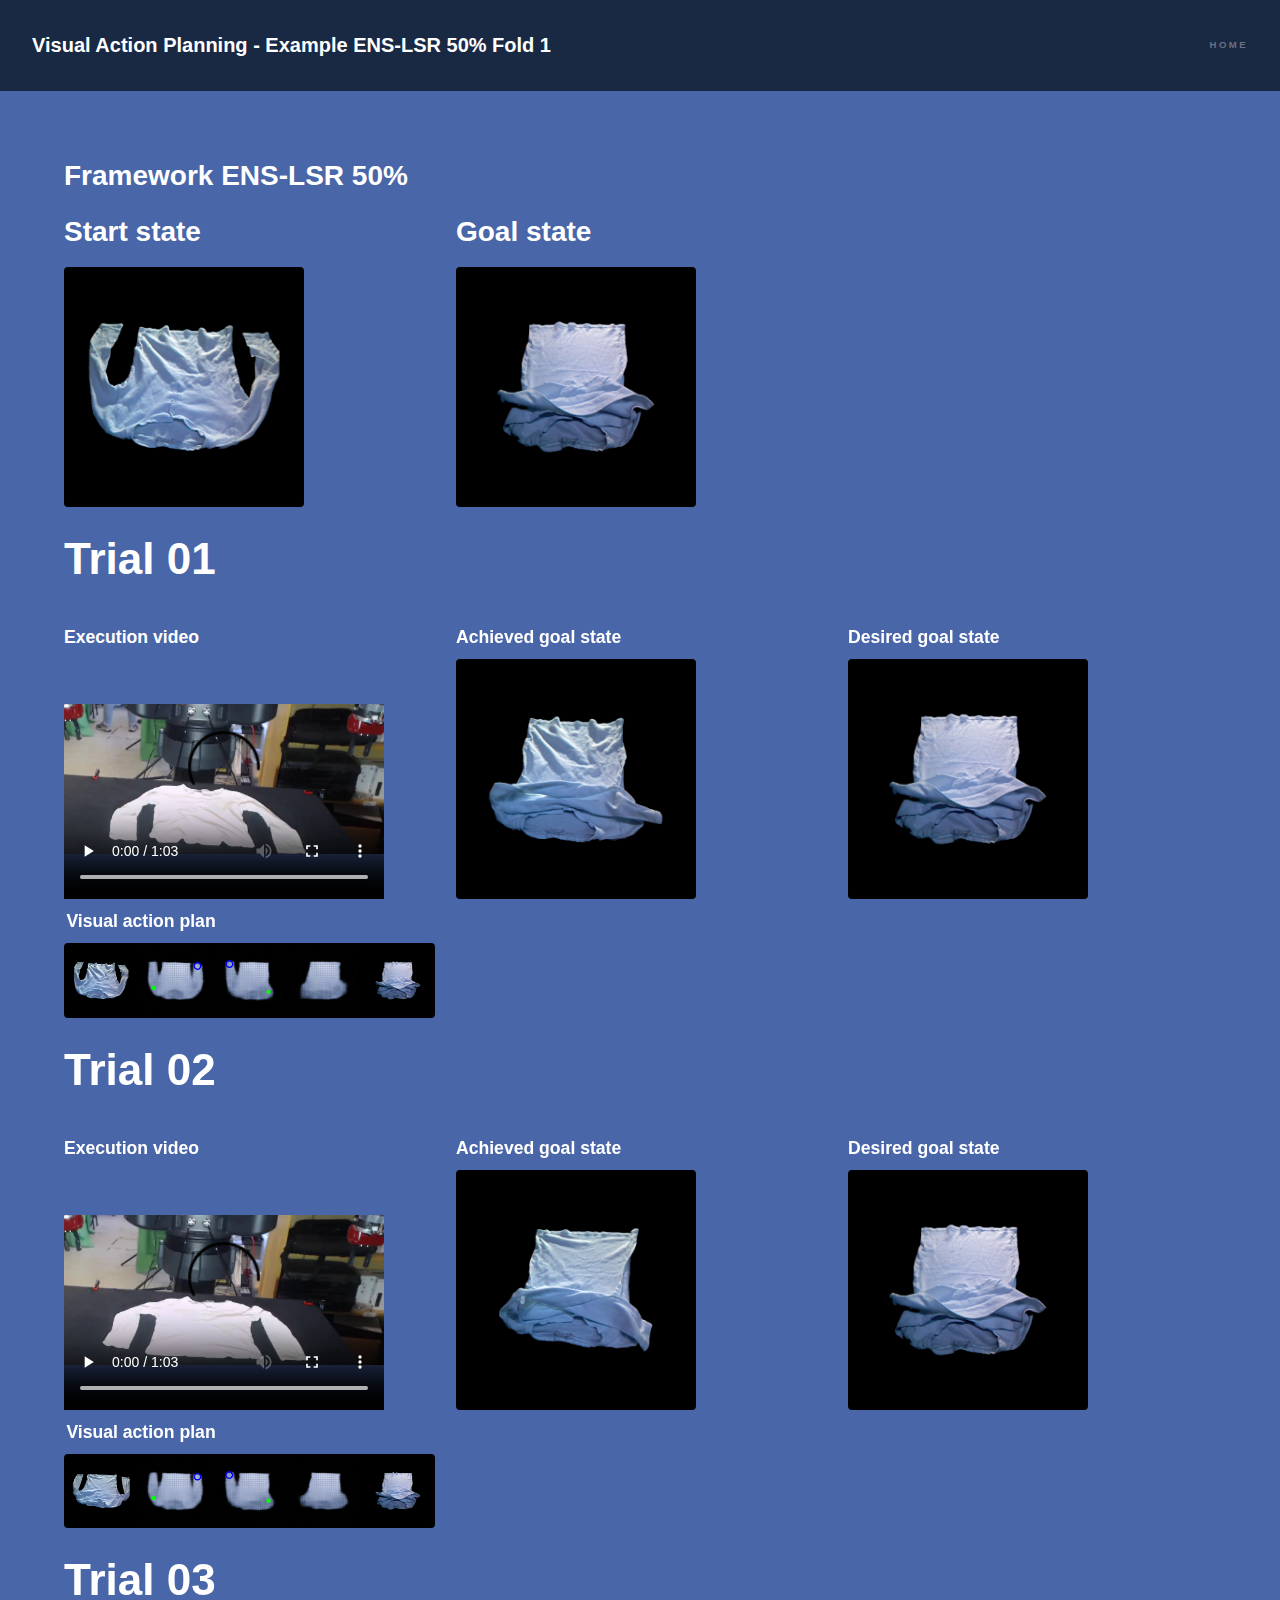
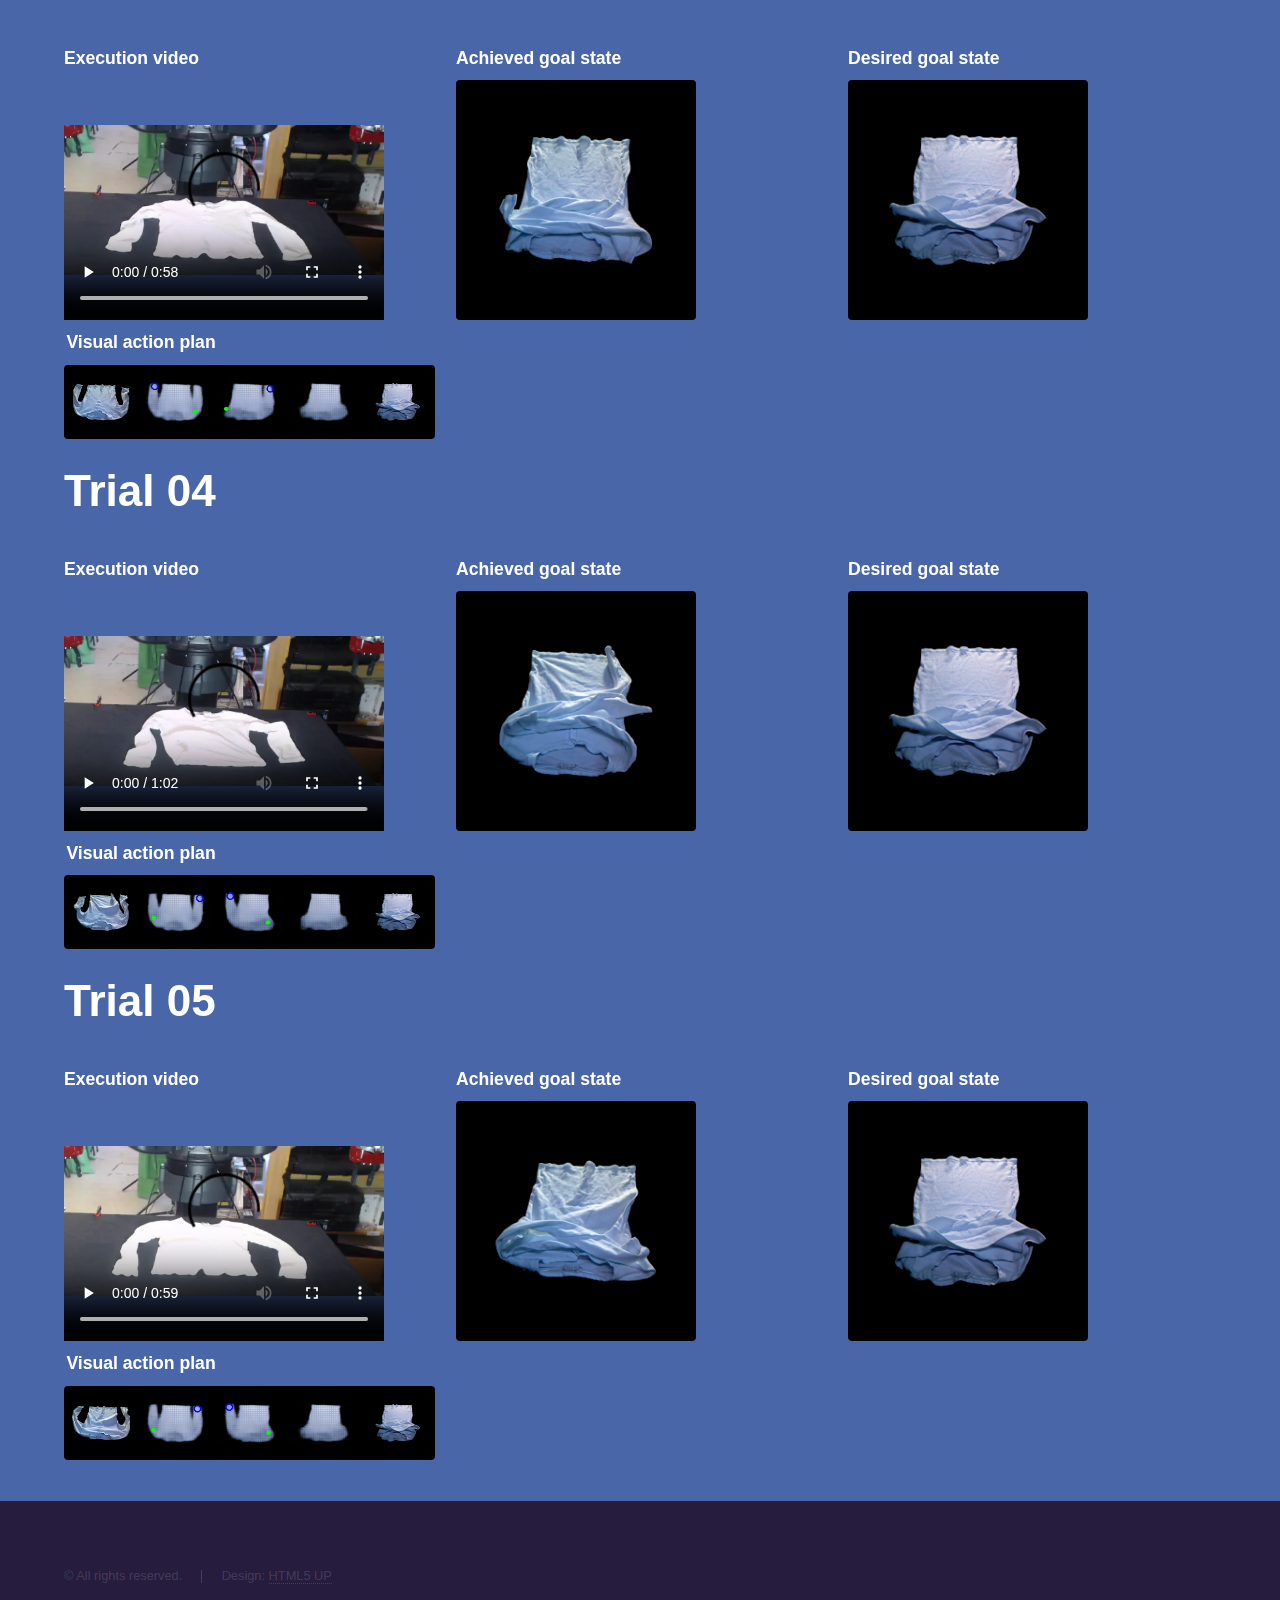
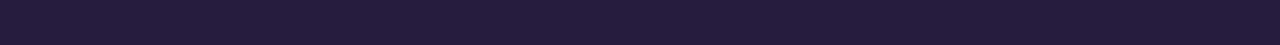
<file: execution_videos_ens_fold_01.html>
<!DOCTYPE HTML>
<!--
	Hyperspace by HTML5 UP
	html5up.net | @ajlkn
	Free for personal and commercial use under the CCA 3.0 license (html5up.net/license)
-->
<html>
	<head>
		<title>Visual Action Planning - Example ENS-LSR 50% Fold 1</title>
		<meta charset="utf-8" />
		<meta name="viewport" content="width=device-width, initial-scale=1, user-scalable=no" />
		<link rel="stylesheet" href="assets/css/main.css" />
		<noscript><link rel="stylesheet" href="assets/css/noscript.css" /></noscript>
		<style>
			div.divtitle {
			  padding-top: 25px;
			}

			div.divtrial {
			  padding-top: 10px;
			  padding-bottom: 10px;
			}
		</style>
	</head>
	<body class="is-preload">

		<!-- Header -->
			<header id="header" >

				<a href="index.html" class="title">Visual Action Planning - Example ENS-LSR 50% Fold 1</a>
				<nav>
					<ul>
						<li><a href="index.html">Home</a></li>
					</ul>
				</nav>
			</header>

		<!-- Wrapper -->
			<div id="wrapper">

				<!-- Main -->
					<section id="main" class="wrapper style3 spotlight">
						<div class="inner">

							<!--p>
							An image of a start and goal state will show up here.
							</p-->

								<div class="div">
								<article class="col-4 col-12-xsmall work-item">
									<h2>Framework ENS-LSR 50%</h2>
								</article>
							</div>

							<div class="row">
								
								<article class="col-4 col-12-xsmall work-item">
									<h2>Start state</h2>
									<a  class="image"><img src="images/web_ens/F01/T01/S_00.png" alt="" data-position="center center" style="height:240px;"/></a>
								</article>	
								<article class="col-4 col-12-xsmall work-item">
									<h2>Goal state</h2>
									<a  class="image"><img src="images/web_ens/F01/T01/G.png" alt="" data-position="center center" style="height:240px;"/></a>
								</article>	
							</div>

							<!--  <h1 class="major">Framework ACE-LSR 50%, Trial 01</h1>		-->				

							<!-- TRAIL 01 -->
							<div class="divtrial">
								<article class="col-4 col-12-xsmall work-item">
									<h1>Trial 01</h1>
								</article>
							</div>

						

							<div class="row">
								<article class="col-4 col-12-xsmall work-item">
									<h3>Execution video</h3>
									<video width="320" height="240" controls>
									  <source src="videos/ens/ens_f1_t1.m4v" type="video/mp4">									
									</video>
								</article>
								<article class="col-4 col-12-xsmall work-item">
									<h3>Achieved goal state</h3>
									<a  class="image"><img src="images/web_ens/F01/T01/S_04.png" alt="" data-position="center center" style="height:240px;"/></a>
								</article>	
								<article class="col-4 col-12-xsmall work-item">
									<h3>Desired goal state</h3>
									<a  class="image"><img src="images/web_ens/F01/T01/G.png" alt="" data-position="center center" style="height:240px;"/></a>
								</article>	
							</div>
							
							<div class="row">
								<h3>Visual action plan</h3>
							</div>
							
							<div class="row">
								<article class="col-4 col-12-xsmall work-item">
									<a  class="image">
										<img src="images/web_ens/F01/T01/VAP_00.png" alt="" data-position="center center" style="width:371px;"/>
									</a>
								</article>
							</div>

									
							
							
							<!-- TRAIL 02 -->
							<div class="divtrial">
								<article class="col-4 col-12-xsmall work-item">
									<h1>Trial 02</h1>
								</article>
							</div>


							<div class="row">
								<article class="col-4 col-12-xsmall work-item">
									<h3>Execution video</h3>
									<video width="320" height="240" controls>
									  <source src="videos/ens/ens_f1_t2.m4v" type="video/mp4">									
									</video>
								</article>
								<article class="col-4 col-12-xsmall work-item">
									<h3>Achieved goal state</h3>
									<a  class="image"><img src="images/web_ens/F01/T02/S_04.png" alt="" data-position="center center" style="height:240px;"/></a>
								</article>	
								<article class="col-4 col-12-xsmall work-item">
									<h3>Desired goal state</h3>
									<a  class="image"><img src="images/web_ens/F01/T02/G.png" alt="" data-position="center center" style="height:240px;"/></a>
								</article>	
							</div>
							
							<div class="row">
								<h3>Visual action plan</h3>
							</div>
							
							<div class="row">
								<article class="col-4 col-12-xsmall work-item">
									<a  class="image">
										<img src="images/web_ens/F01/T02/VAP_00.png" alt="" data-position="center center" style="width:371px;"/>
									</a>
								</article>	
							</div>

					


					<!-- TRAIL 03 -->
							<div class="divtrial">
								<article class="col-4 col-12-xsmall work-item">
									<h1>Trial 03</h1>
								</article>
							</div>

					

							<div class="row">
								<article class="col-4 col-12-xsmall work-item">
									<h3>Execution video</h3>
									<video width="320" height="240" controls>
									  <source src="videos/ens/ens_f1_t3.m4v" type="video/mp4">									
									</video>
								</article>
								<article class="col-4 col-12-xsmall work-item">
									<h3>Achieved goal state</h3>
									<a  class="image"><img src="images/web_ens/F01/T03/S_04.png" alt="" data-position="center center" style="height:240px;"/></a>
								</article>	
								<article class="col-4 col-12-xsmall work-item">
									<h3>Desired goal state</h3>
									<a  class="image"><img src="images/web_ens/F01/T03/G.png" alt="" data-position="center center" style="height:240px;"/></a>
								</article>	
							</div>
							
							<div class="row">
								<h3>Visual action plan</h3>
							</div>
							
							<div class="row">
								<article class="col-4 col-12-xsmall work-item">
									<a  class="image">
										<img src="images/web_ens/F01/T03/VAP_00.png" alt="" data-position="center center" style="width:371px;"/>
									</a>
								</article>									
							</div>




					<!-- TRAIL 04 -->
							<div class="divtrial">
								<article class="col-4 col-12-xsmall work-item">
									<h1>Trial 04</h1>
								</article>
							</div>


							<div class="row">
								<article class="col-4 col-12-xsmall work-item">
									<h3>Execution video</h3>
									<video width="320" height="240" controls>
									  <source src="videos/ens/ens_f1_t4.m4v" type="video/mp4">									
									</video>
								</article>
								<article class="col-4 col-12-xsmall work-item">
									<h3>Achieved goal state</h3>
									<a  class="image"><img src="images/web_ens/F01/T04/S_04.png" alt="" data-position="center center" style="height:240px;"/></a>
								</article>	
								<article class="col-4 col-12-xsmall work-item">
									<h3>Desired goal state</h3>
									<a  class="image"><img src="images/web_ens/F01/T04/G.png" alt="" data-position="center center" style="height:240px;"/></a>
								</article>	
							</div>
							
							<div class="row">
								<h3>Visual action plan</h3>
							</div>
							
							<div class="row">
								<article class="col-4 col-12-xsmall work-item">
									<a  class="image">
										<img src="images/web_ens/F01/T04/VAP_00.png" alt="" data-position="center center" style="width:371px;"/>
									</a>
								</article>	
							</div>



					<!-- TRAIL 04 -->
							<div class="divtrial">
								<article class="col-4 col-12-xsmall work-item">
									<h1>Trial 05</h1>
								</article>
							</div>


							<div class="row">
								<article class="col-4 col-12-xsmall work-item">
									<h3>Execution video</h3>
									<video width="320" height="240" controls>
									  <source src="videos/ens/ens_f1_t5.m4v" type="video/mp4">									
									</video>
								</article>
								<article class="col-4 col-12-xsmall work-item">
									<h3>Achieved goal state</h3>
									<a  class="image"><img src="images/web_ens/F01/T05/S_04.png" alt="" data-position="center center" style="height:240px;"/></a>
								</article>	
								<article class="col-4 col-12-xsmall work-item">
									<h3>Desired goal state</h3>
									<a  class="image"><img src="images/web_ens/F01/T05/G.png" alt="" data-position="center center" style="height:240px;"/></a>
								</article>	
							</div>
							
							<div class="row">
								<h3>Visual action plan</h3>
							</div>
							
							<div class="row">
								<article class="col-4 col-12-xsmall work-item">
									<a  class="image">
										<img src="images/web_ens/F01/T05/VAP_00.png" alt="" data-position="center center" style="width:371px;"/>
									</a>
								</article>	
							</div>
				
				

				</div>
					</section>















			</div>

		<!-- Footer -->
			<footer id="footer" class="wrapper alt">
				<div class="inner">
					<ul class="menu">
						<li>&copy; All rights reserved.</li><li>Design: <a href="http://html5up.net">HTML5 UP</a></li>
					</ul>
				</div>
			</footer>

		<!-- Scripts -->
			<script src="assets/js/jquery.min.js"></script>
			<script src="assets/js/jquery.scrollex.min.js"></script>
			<script src="assets/js/jquery.scrolly.min.js"></script>
			<script src="assets/js/browser.min.js"></script>
			<script src="assets/js/breakpoints.min.js"></script>
			<script src="assets/js/util.js"></script>
			<script src="assets/js/main.js"></script>

	</body>
</html>
</file>
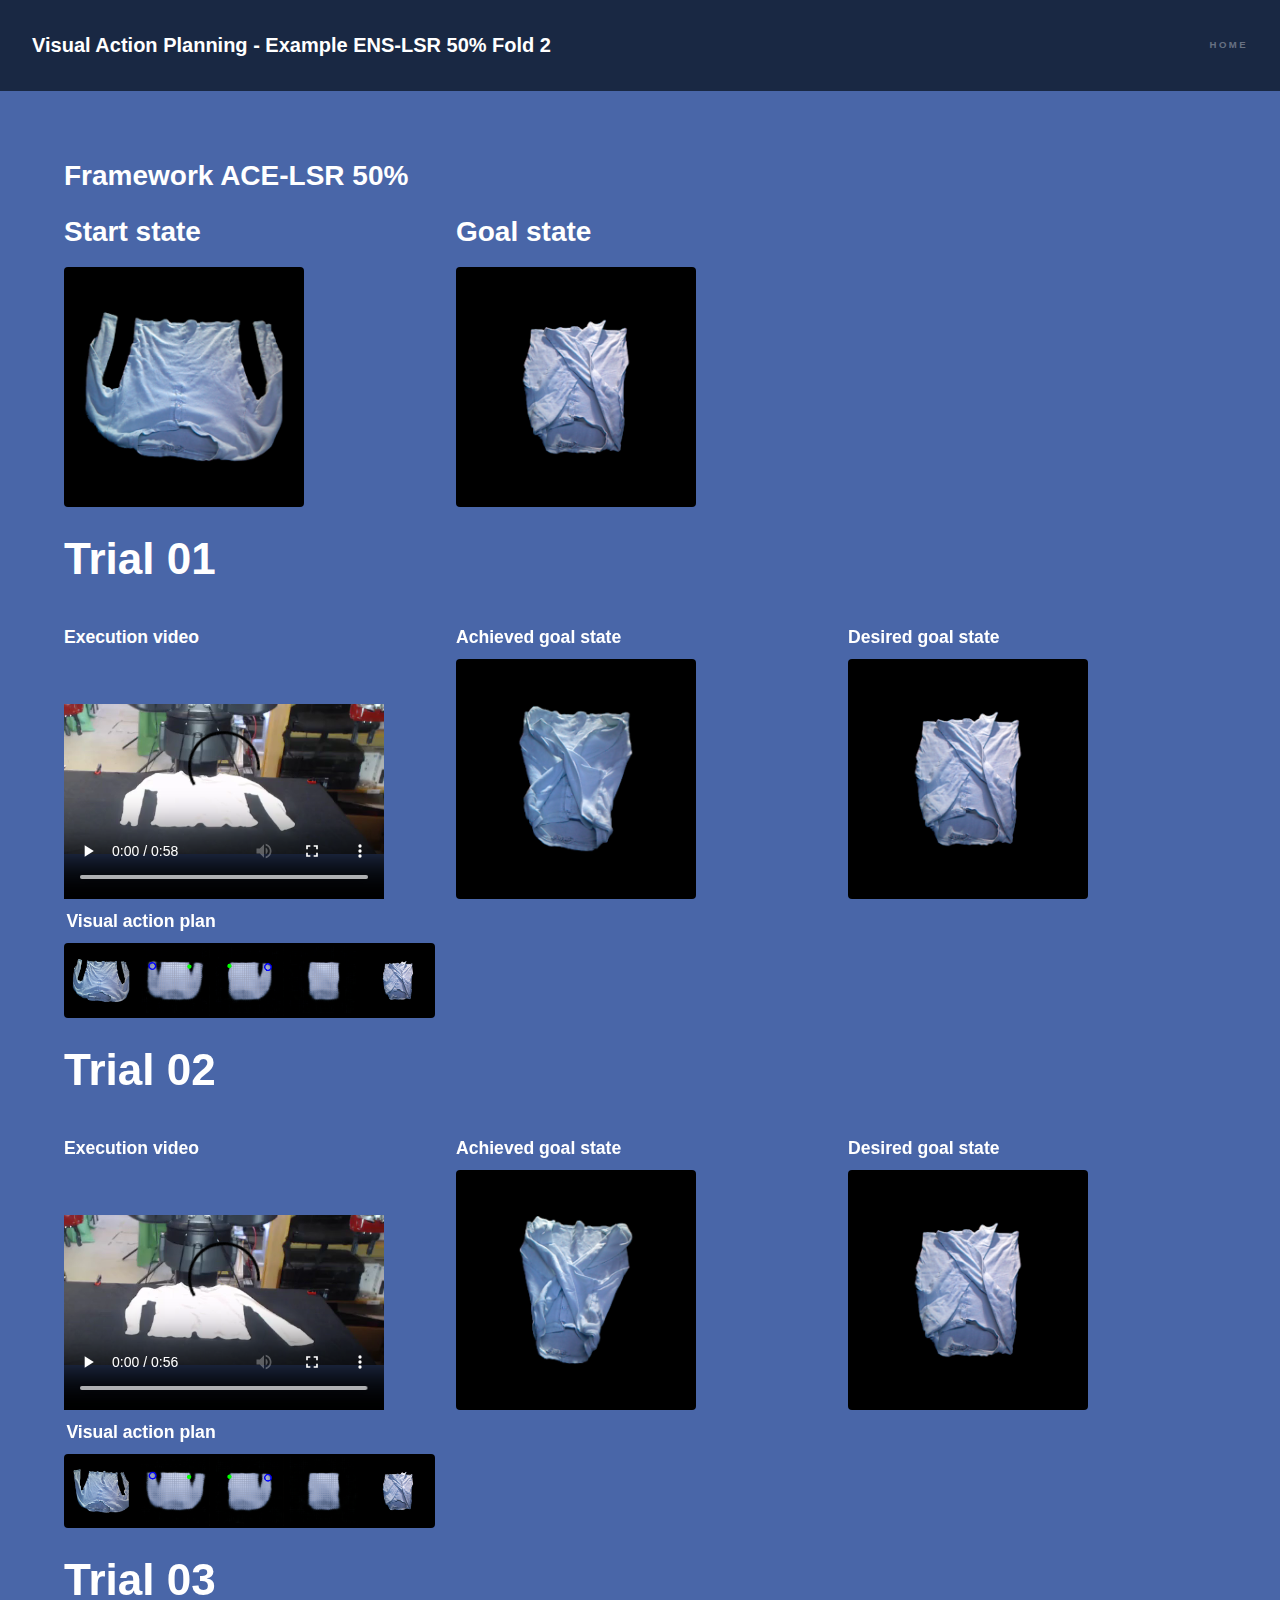
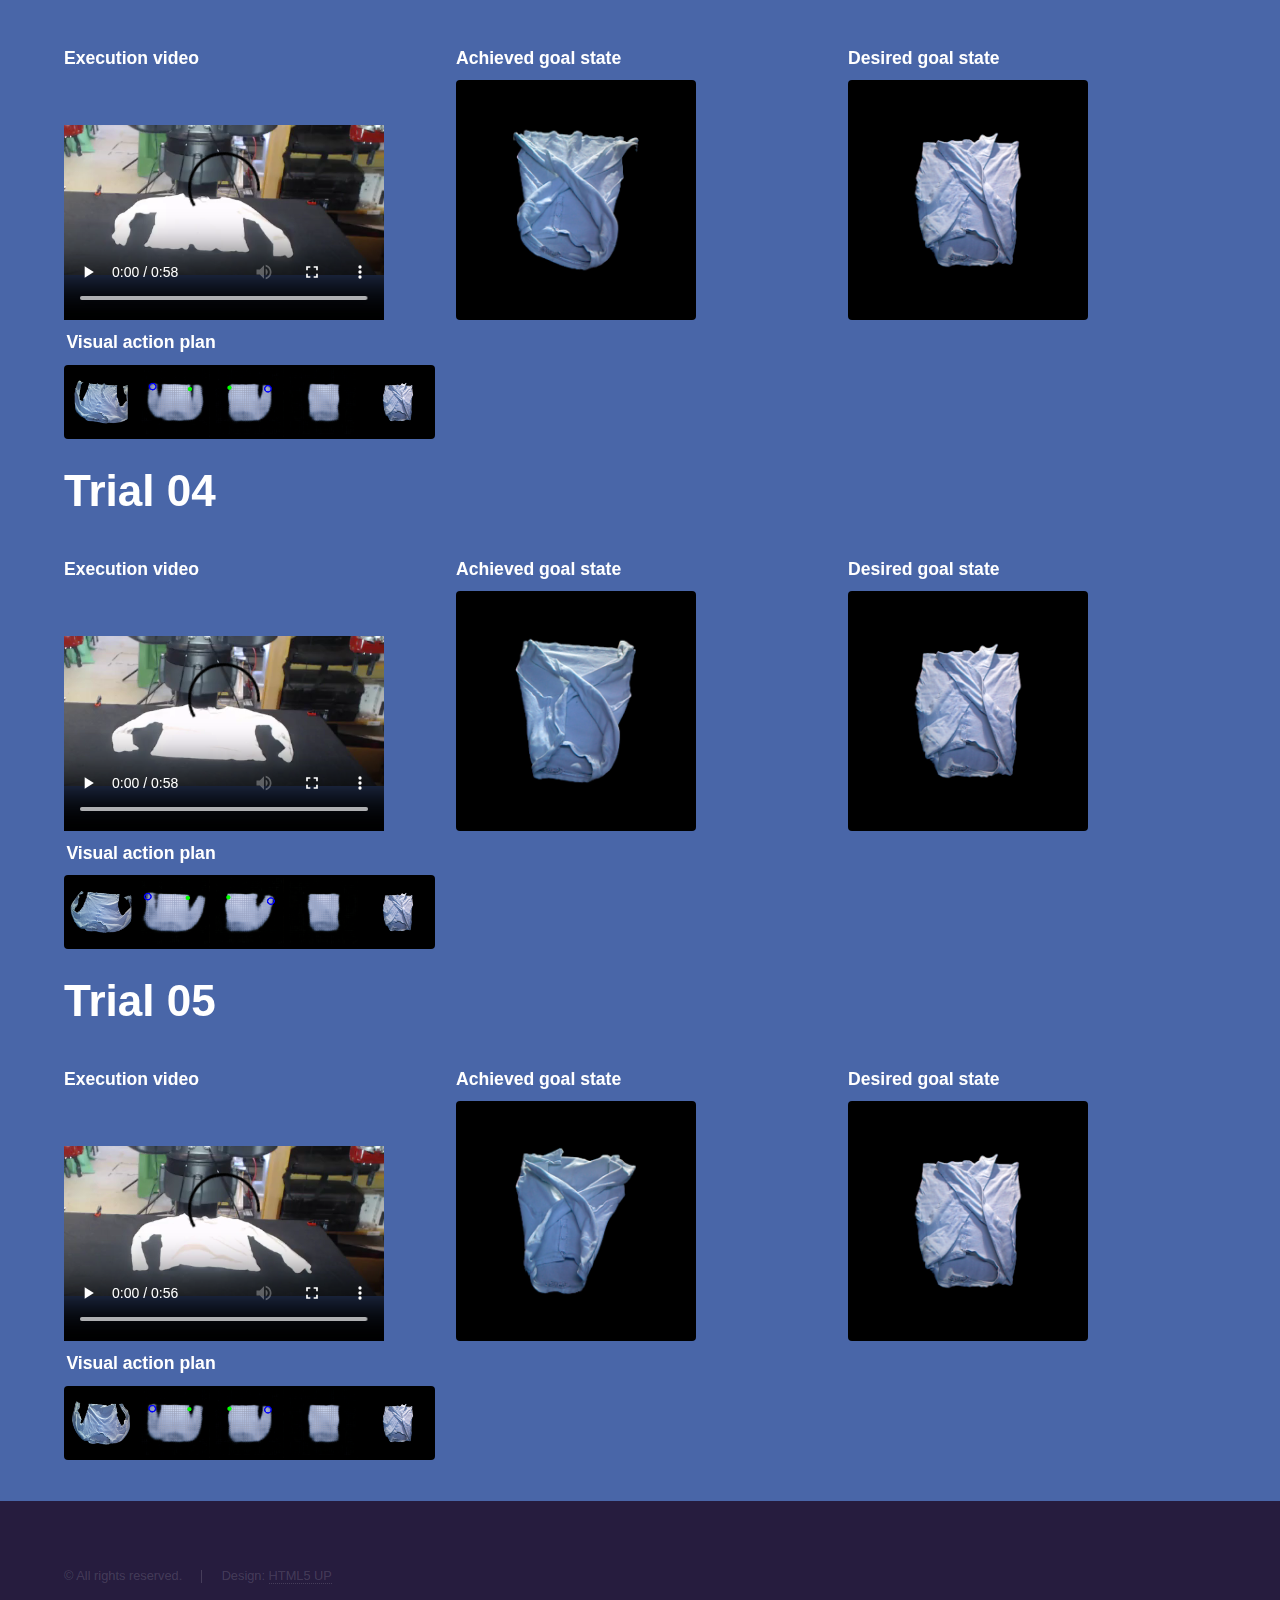
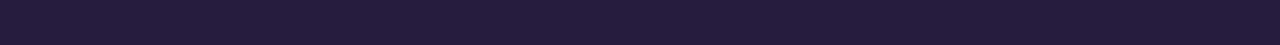
<file: execution_videos_ens_fold_02.html>
<!DOCTYPE HTML>
<!--
	Hyperspace by HTML5 UP
	html5up.net | @ajlkn
	Free for personal and commercial use under the CCA 3.0 license (html5up.net/license)
-->
<html>
	<head>
		<title>Visual Action Planning - Example ENS-LSR 50% Fold 2</title>
		<meta charset="utf-8" />
		<meta name="viewport" content="width=device-width, initial-scale=1, user-scalable=no" />
		<link rel="stylesheet" href="assets/css/main.css" />
		<noscript><link rel="stylesheet" href="assets/css/noscript.css" /></noscript>
		<style>
			div.divtitle {
			  padding-top: 25px;
			}

			div.divtrial {
			  padding-top: 10px;
			  padding-bottom: 10px;
			}
		</style>
	</head>
	<body class="is-preload">

		<!-- Header -->
			<header id="header" >

				<a href="index.html" class="title">Visual Action Planning - Example ENS-LSR 50% Fold 2</a>
				<nav>
					<ul>
						<li><a href="index.html">Home</a></li>
					</ul>
				</nav>
			</header>

		<!-- Wrapper -->
			<div id="wrapper">

				<!-- Main -->
					<section id="main" class="wrapper style3 spotlight">
						<div class="inner">

							<!--p>
							An image of a start and goal state will show up here.
							</p-->
							<div class="div">
								<article class="col-4 col-12-xsmall work-item">
									<h2>Framework ACE-LSR 50%</h2>
								</article>
							</div>


							<div class="row">
								
								<article class="col-4 col-12-xsmall work-item">
									<h2>Start state</h2>
									<a  class="image"><img src="images/web_ens/F02/T01/S_00.png" alt="" data-position="center center" style="height:240px;"/></a>
								</article>	
								<article class="col-4 col-12-xsmall work-item">
									<h2>Goal state</h2>
									<a  class="image"><img src="images/web_ens/F02/T01/G.png" alt="" data-position="center center" style="height:240px;"/></a>
								</article>	
							</div>

							<!--  <h1 class="major">Framework ACE-LSR 50%, Trial 01</h1>		-->				

							<!-- TRAIL 01 -->
							<div class="divtrial">
								<article class="col-4 col-12-xsmall work-item">
									<h1>Trial 01</h1>
								</article>
							</div>

							

							<div class="row">
								<article class="col-4 col-12-xsmall work-item">
									<h3>Execution video</h3>
									<video width="320" height="240" controls>
									  <source src="videos/ens/ens_f2_t1.m4v" type="video/mp4">									
									</video>
								</article>
								<article class="col-4 col-12-xsmall work-item">
									<h3>Achieved goal state</h3>
									<a  class="image"><img src="images/web_ens/F02/T01/S_04.png" alt="" data-position="center center" style="height:240px;"/></a>
								</article>	
								<article class="col-4 col-12-xsmall work-item">
									<h3>Desired goal state</h3>
									<a  class="image"><img src="images/web_ens/F02/T01/G.png" alt="" data-position="center center" style="height:240px;"/></a>
								</article>	
							</div>
							
							<div class="row">
								<h3>Visual action plan</h3>
							</div>
							
							<div class="row">
								<article class="col-4 col-12-xsmall work-item">
									<a  class="image">
										<img src="images/web_ens/F02/T01/VAP_00.png" alt="" data-position="center center" style="width:371px;"/>
									</a>
								</article>	
							</div>

							
							<!-- TRAIL 02 -->
							<div class="divtrial">
								<article class="col-4 col-12-xsmall work-item">
									<h1>Trial 02</h1>
								</article>
							</div>

						

							<div class="row">
								<article class="col-4 col-12-xsmall work-item">
									<h3>Execution video</h3>
									<video width="320" height="240" controls>
									  <source src="videos/ens/ens_f2_t2.m4v" type="video/mp4">									
									</video>
								</article>
								<article class="col-4 col-12-xsmall work-item">
									<h3>Achieved goal state</h3>
									<a  class="image"><img src="images/web_ens/F02/T02/S_04.png" alt="" data-position="center center" style="height:240px;"/></a>
								</article>	
								<article class="col-4 col-12-xsmall work-item">
									<h3>Desired goal state</h3>
									<a  class="image"><img src="images/web_ens/F02/T02/G.png" alt="" data-position="center center" style="height:240px;"/></a>
								</article>	
							</div>
							
							<div class="row">
								<h3>Visual action plan</h3>
							</div>
							
							<div class="row">
								<article class="col-4 col-12-xsmall work-item">
									<a  class="image">
										<img src="images/web_ens/F02/T02/VAP_00.png" alt="" data-position="center center" style="width:371px;"/>
									</a>
								</article>	
							</div>


					<!-- TRAIL 03 -->
							<div class="divtrial">
								<article class="col-4 col-12-xsmall work-item">
									<h1>Trial 03</h1>
								</article>
							</div>

					

							<div class="row">
								<article class="col-4 col-12-xsmall work-item">
									<h3>Execution video</h3>
									<video width="320" height="240" controls>
									  <source src="videos/ens/ens_f2_t3.m4v" type="video/mp4">									
									</video>
								</article>
								<article class="col-4 col-12-xsmall work-item">
									<h3>Achieved goal state</h3>
									<a  class="image"><img src="images/web_ens/F02/T03/S_04.png" alt="" data-position="center center" style="height:240px;"/></a>
								</article>	
								<article class="col-4 col-12-xsmall work-item">
									<h3>Desired goal state</h3>
									<a  class="image"><img src="images/web_ens/F02/T03/G.png" alt="" data-position="center center" style="height:240px;"/></a>
								</article>	
							</div>
							
							<div class="row">
								<h3>Visual action plan</h3>
							</div>
							
							<div class="row">
								<article class="col-4 col-12-xsmall work-item">
									<a  class="image">
										<img src="images/web_ens/F02/T03/VAP_00.png" alt="" data-position="center center" style="width:371px;"/>
									</a>
								</article>	
							</div>



					<!-- TRAIL 04 -->
							<div class="divtrial">
								<article class="col-4 col-12-xsmall work-item">
									<h1>Trial 04</h1>
								</article>
							</div>

				

							<div class="row">
								<article class="col-4 col-12-xsmall work-item">
									<h3>Execution video</h3>
									<video width="320" height="240" controls>
									  <source src="videos/ens/ens_f2_t4.m4v" type="video/mp4">									
									</video>
								</article>
								<article class="col-4 col-12-xsmall work-item">
									<h3>Achieved goal state</h3>
									<a  class="image"><img src="images/web_ens/F02/T04/S_04.png" alt="" data-position="center center" style="height:240px;"/></a>
								</article>	
								<article class="col-4 col-12-xsmall work-item">
									<h3>Desired goal state</h3>
									<a  class="image"><img src="images/web_ens/F02/T04/G.png" alt="" data-position="center center" style="height:240px;"/></a>
								</article>	
							</div>
							
							<div class="row">
								<h3>Visual action plan</h3>
							</div>
							
							<div class="row">
								<article class="col-4 col-12-xsmall work-item">
									<a  class="image">
										<img src="images/web_ens/F02/T04/VAP_00.png" alt="" data-position="center center" style="width:371px;"/>
									</a>
								</article>	
							</div>



					<!-- TRAIL 04 -->
							<div class="divtrial">
								<article class="col-4 col-12-xsmall work-item">
									<h1>Trial 05</h1>
								</article>
							</div>


							<div class="row">
								<article class="col-4 col-12-xsmall work-item">
									<h3>Execution video</h3>
									<video width="320" height="240" controls>
									  <source src="videos/ens/ens_f2_t5.m4v" type="video/mp4">									
									</video>
								</article>
								<article class="col-4 col-12-xsmall work-item">
									<h3>Achieved goal state</h3>
									<a  class="image"><img src="images/web_ens/F02/T05/S_04.png" alt="" data-position="center center" style="height:240px;"/></a>
								</article>	
								<article class="col-4 col-12-xsmall work-item">
									<h3>Desired goal state</h3>
									<a  class="image"><img src="images/web_ens/F02/T05/G.png" alt="" data-position="center center" style="height:240px;"/></a>
								</article>	
							</div>
							
							<div class="row">
								<h3>Visual action plan</h3>
							</div>
							
							<div class="row">
								<article class="col-4 col-12-xsmall work-item">
									<a  class="image">
										<img src="images/web_ens/F02/T05/VAP_00.png" alt="" data-position="center center" style="width:371px;"/>
									</a>
								</article>	
							</div>
					
				

				</div>
					</section>















			</div>

		<!-- Footer -->
			<footer id="footer" class="wrapper alt">
				<div class="inner">
					<ul class="menu">
						<li>&copy; All rights reserved.</li><li>Design: <a href="http://html5up.net">HTML5 UP</a></li>
					</ul>
				</div>
			</footer>

		<!-- Scripts -->
			<script src="assets/js/jquery.min.js"></script>
			<script src="assets/js/jquery.scrollex.min.js"></script>
			<script src="assets/js/jquery.scrolly.min.js"></script>
			<script src="assets/js/browser.min.js"></script>
			<script src="assets/js/breakpoints.min.js"></script>
			<script src="assets/js/util.js"></script>
			<script src="assets/js/main.js"></script>

	</body>
</html>
</file>
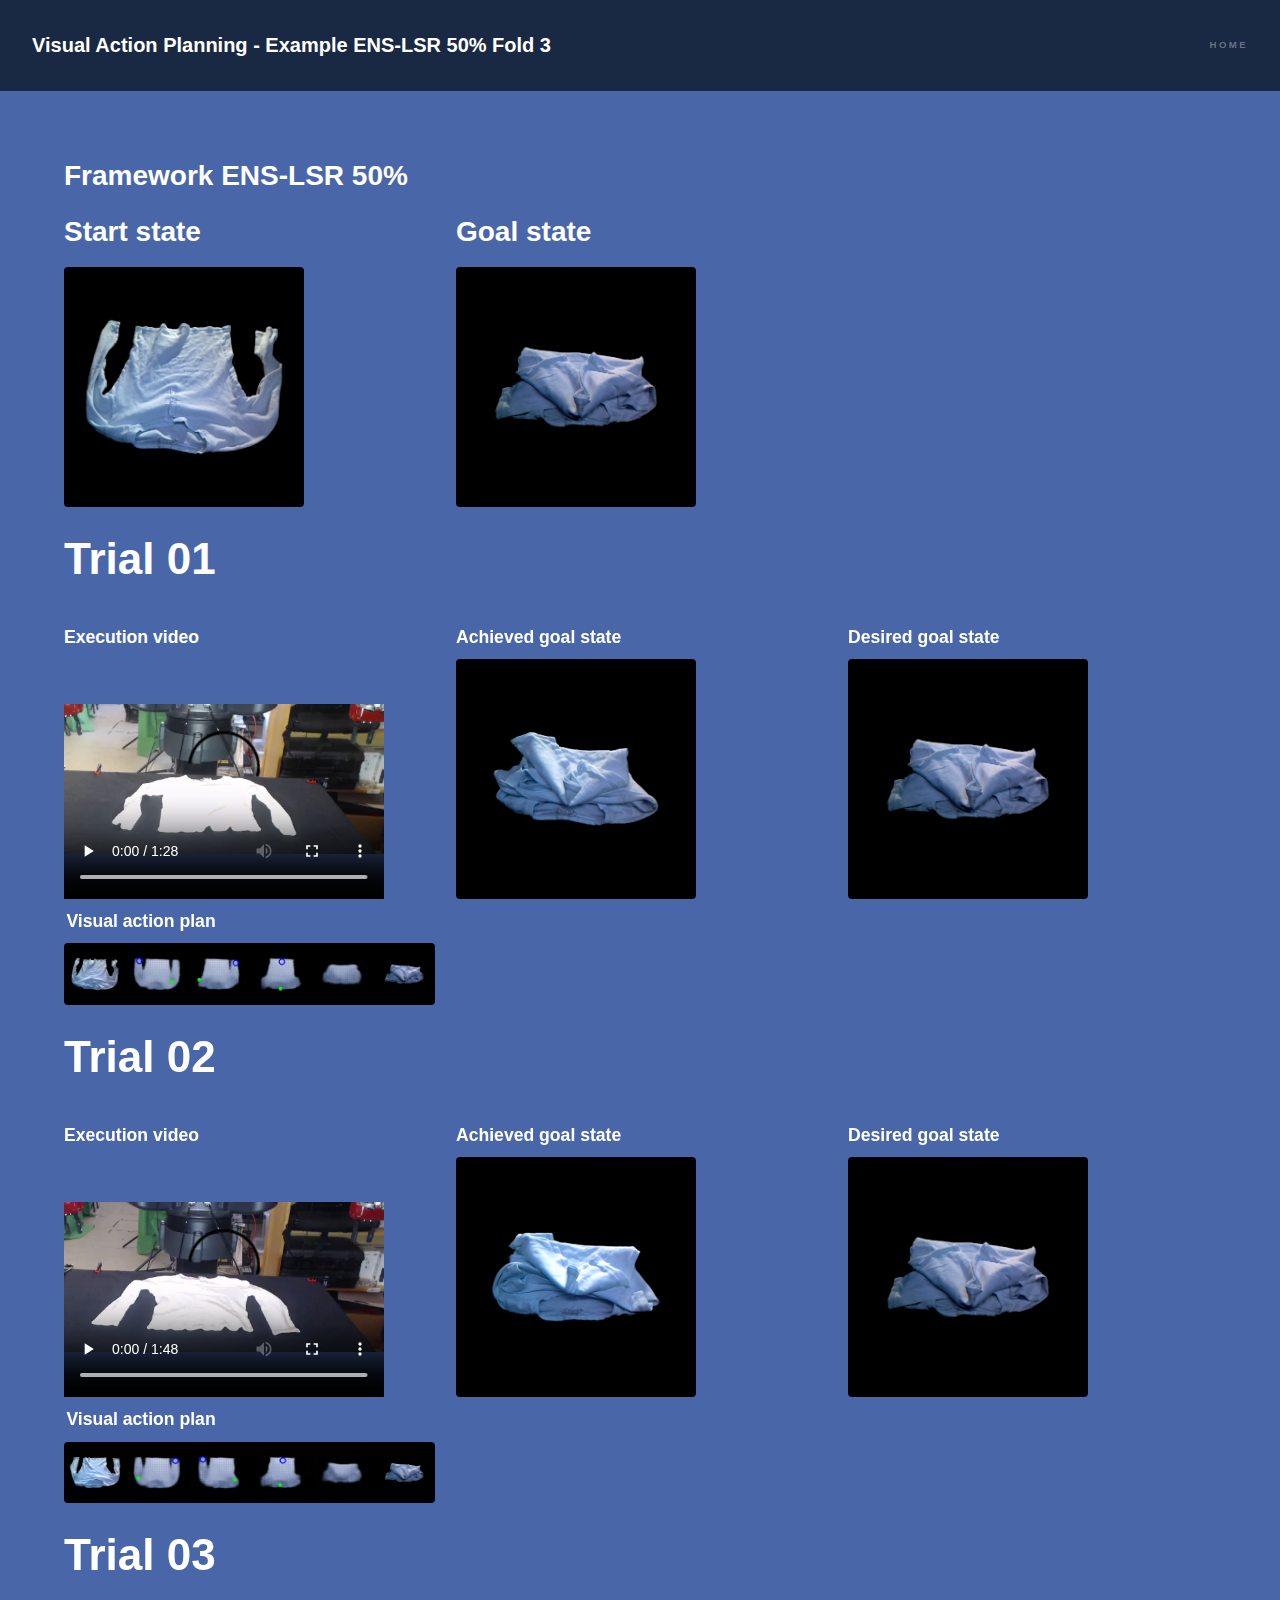
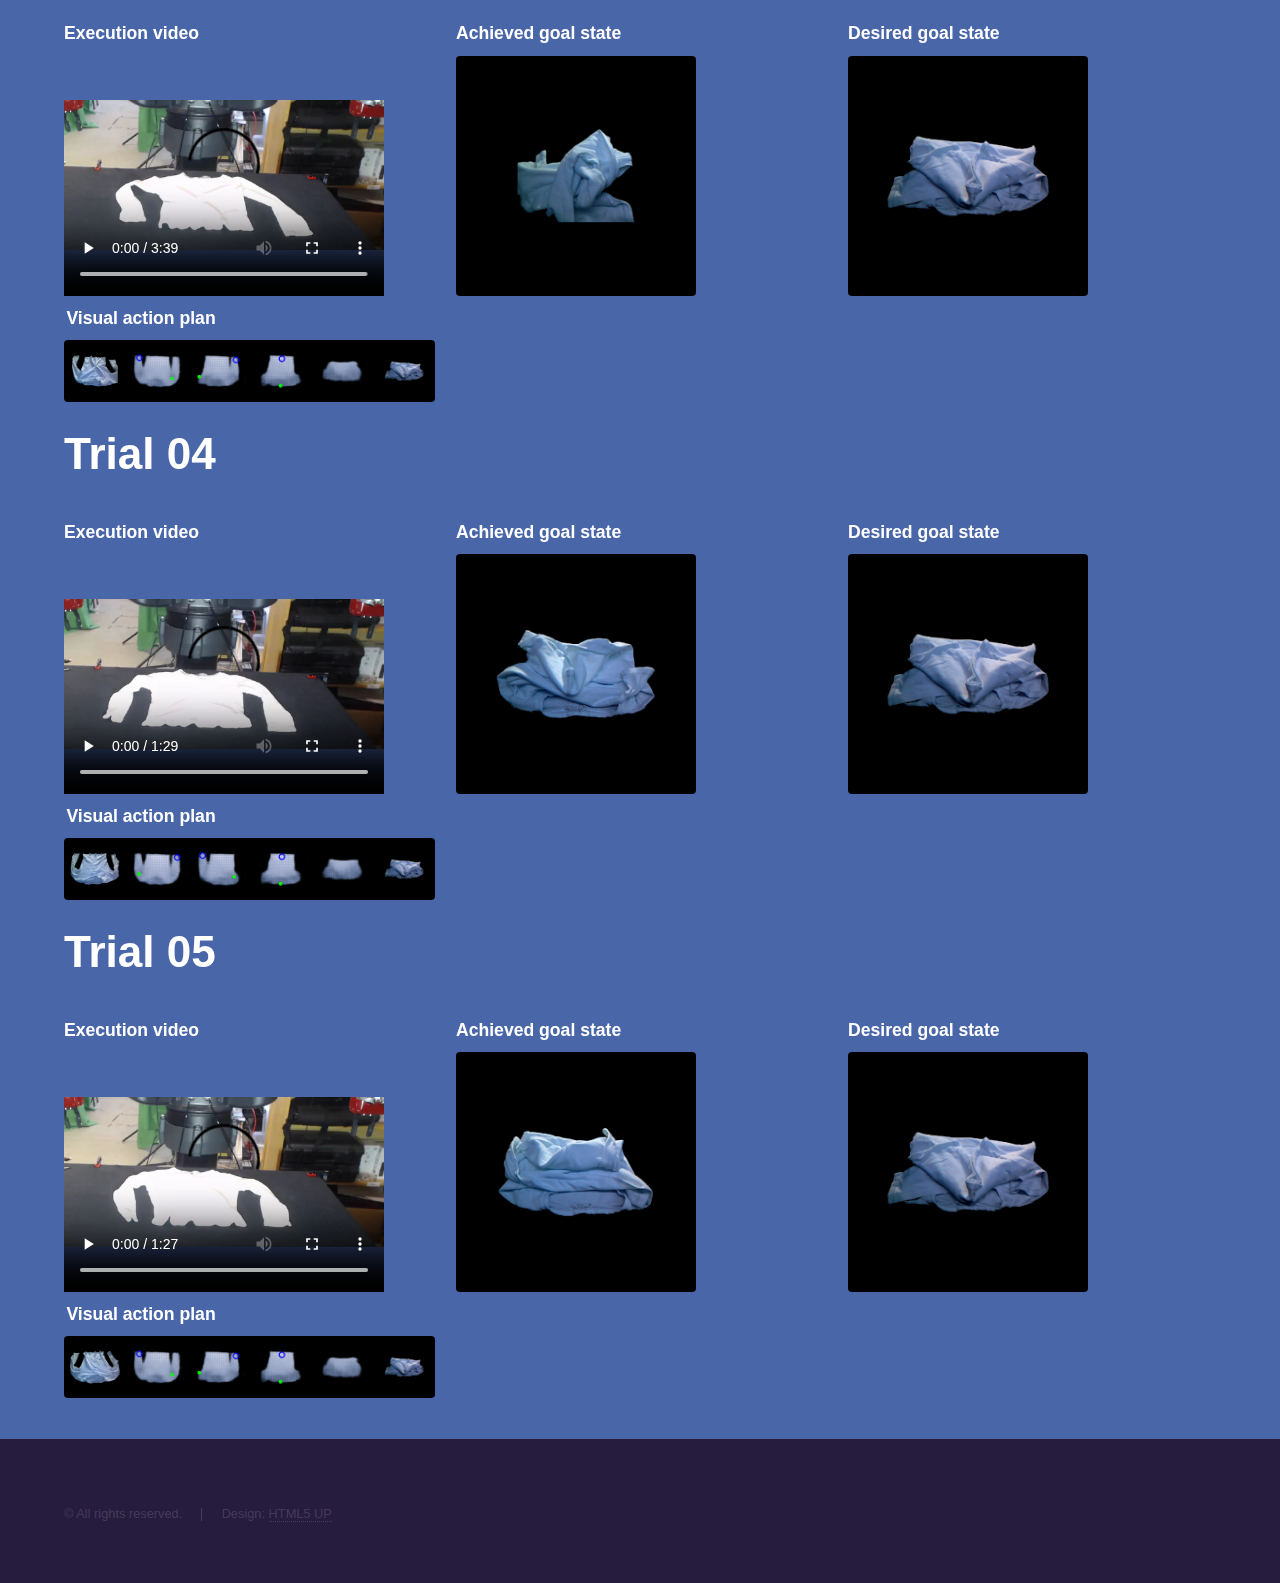
<file: execution_videos_ens_fold_03.html>
<!DOCTYPE HTML>
<!--
	Hyperspace by HTML5 UP
	html5up.net | @ajlkn
	Free for personal and commercial use under the CCA 3.0 license (html5up.net/license)
-->
<html>
	<head>
		<title>Visual Action Planning - Example ENS-LSR 50% Fold 3</title>
		<meta charset="utf-8" />
		<meta name="viewport" content="width=device-width, initial-scale=1, user-scalable=no" />
		<link rel="stylesheet" href="assets/css/main.css" />
		<noscript><link rel="stylesheet" href="assets/css/noscript.css" /></noscript>
		<style>
			div.divtitle {
			  padding-top: 25px;
			}

			div.divtrial {
			  padding-top: 10px;
			  padding-bottom: 10px;
			}
		</style>
	</head>
	<body class="is-preload">

		<!-- Header -->
			<header id="header" >

				<a href="index.html" class="title">Visual Action Planning - Example ENS-LSR 50% Fold 3</a>
				<nav>
					<ul>
						<li><a href="index.html">Home</a></li>
					</ul>
				</nav>
			</header>

		<!-- Wrapper -->
			<div id="wrapper">

				<!-- Main -->
					<section id="main" class="wrapper style3 spotlight">
						<div class="inner">

							<!--p>
							An image of a start and goal state will show up here.
							</p-->
								<div class="div">
								<article class="col-4 col-12-xsmall work-item">
									<h2>Framework ENS-LSR 50%</h2>
								</article>
							</div>

							<div class="row">
								
								<article class="col-4 col-12-xsmall work-item">
									<h2>Start state</h2>
									<a  class="image"><img src="images/web_ens/F03/T01/S_00.png" alt="" data-position="center center" style="height:240px;"/></a>
								</article>	
								<article class="col-4 col-12-xsmall work-item">
									<h2>Goal state</h2>
									<a  class="image"><img src="images/web_ens/F03/T01/G.png" alt="" data-position="center center" style="height:240px;"/></a>
								</article>	
							</div>

							<!--  <h1 class="major">Framework ACE-LSR 50%, Trial 01</h1>		-->				

							<!-- TRAIL 01 -->
							<div class="divtrial">
								<article class="col-4 col-12-xsmall work-item">
									<h1>Trial 01</h1>
								</article>
							</div>

						

							<div class="row">
								<article class="col-4 col-12-xsmall work-item">
									<h3>Execution video</h3>
									<video width="320" height="240" controls>
									  <source src="videos/ens/ens_f3_t1.m4v" type="video/mp4">									
									</video>
								</article>
								<article class="col-4 col-12-xsmall work-item">
									<h3>Achieved goal state</h3>
									<a  class="image"><img src="images/web_ens/F03/T01/S_06.png" alt="" data-position="center center" style="height:240px;"/></a>
								</article>	
								<article class="col-4 col-12-xsmall work-item">
									<h3>Desired goal state</h3>
									<a  class="image"><img src="images/web_ens/F03/T01/G.png" alt="" data-position="center center" style="height:240px;"/></a>
								</article>	
							</div>
							
							<div class="row">
								<h3>Visual action plan</h3>
							</div>
							
							<div class="row">
								<article class="col-4 col-12-xsmall work-item">
									<a  class="image">
										<img src="images/web_ens/F03/T01/VAP_00.png" alt="" data-position="center center" style="width:371px;"/>
									</a>
								</article>	
								
							</div>

							
							<!-- TRAIL 02 -->
							<div class="divtrial">
								<article class="col-4 col-12-xsmall work-item">
									<h1>Trial 02</h1>
								</article>
							</div>


							<div class="row">
								<article class="col-4 col-12-xsmall work-item">
									<h3>Execution video</h3>
									<video width="320" height="240" controls>
									  <source src="videos/ens/ens_f3_t2.m4v" type="video/mp4">									
									</video>
								</article>
								<article class="col-4 col-12-xsmall work-item">
									<h3>Achieved goal state</h3>
									<a  class="image"><img src="images/web_ens/F03/T02/S_05.png" alt="" data-position="center center" style="height:240px;"/></a>
								</article>	
								<article class="col-4 col-12-xsmall work-item">
									<h3>Desired goal state</h3>
									<a  class="image"><img src="images/web_ens/F03/T02/G.png" alt="" data-position="center center" style="height:240px;"/></a>
								</article>	
							</div>
							
							<div class="row">
								<h3>Visual action plan</h3>
							</div>
							
							<div class="row">
								<article class="col-4 col-12-xsmall work-item">
									<a  class="image">
										<img src="images/web_ens/F03/T02/VAP_00.png" alt="" data-position="center center" style="width:371px;"/>
									</a>
								</article>	
							</div>


					<!-- TRAIL 03 -->
							<div class="divtrial">
								<article class="col-4 col-12-xsmall work-item">
									<h1>Trial 03</h1>
								</article>
							</div>

					
							<div class="row">
								<article class="col-4 col-12-xsmall work-item">
									<h3>Execution video</h3>
									<video width="320" height="240" controls>
									  <source src="videos/ens/ens_f3_t3.m4v" type="video/mp4">									
									</video>
								</article>
								<article class="col-4 col-12-xsmall work-item">
									<h3>Achieved goal state</h3>
									<a  class="image"><img src="images/web_ens/F03/T03/S_14.png" alt="" data-position="center center" style="height:240px;"/></a>
								</article>	
								<article class="col-4 col-12-xsmall work-item">
									<h3>Desired goal state</h3>
									<a  class="image"><img src="images/web_ens/F03/T03/G.png" alt="" data-position="center center" style="height:240px;"/></a>
								</article>	
							</div>
							
							<div class="row">
								<h3>Visual action plan</h3>
							</div>
							
							<div class="row">
								<article class="col-4 col-12-xsmall work-item">
									<a  class="image">
										<img src="images/web_ens/F03/T03/VAP_00.png" alt="" data-position="center center" style="width:371px;"/>
									</a>
								</article>	
							</div>


					<!-- TRAIL 04 -->
							<div class="divtrial">
								<article class="col-4 col-12-xsmall work-item">
									<h1>Trial 04</h1>
								</article>
							</div>

							<div class="row">
								<article class="col-4 col-12-xsmall work-item">
									<h3>Execution video</h3>
									<video width="320" height="240" controls>
									  <source src="videos/ens/ens_f3_t4.m4v" type="video/mp4">									
									</video>
								</article>
								<article class="col-4 col-12-xsmall work-item">
									<h3>Achieved goal state</h3>
									<a  class="image"><img src="images/web_ens/F03/T04/S_06.png" alt="" data-position="center center" style="height:240px;"/></a>
								</article>	
								<article class="col-4 col-12-xsmall work-item">
									<h3>Desired goal state</h3>
									<a  class="image"><img src="images/web_ens/F03/T04/G.png" alt="" data-position="center center" style="height:240px;"/></a>
								</article>	
							</div>
							
							<div class="row">
								<h3>Visual action plan</h3>
							</div>
							
							<div class="row">
								<article class="col-4 col-12-xsmall work-item">
									<a  class="image">
										<img src="images/web_ens/F03/T04/VAP_00.png" alt="" data-position="center center" style="width:371px;"/>
									</a>
								</article>	
							</div>



					<!-- TRAIL 04 -->
							<div class="divtrial">
								<article class="col-4 col-12-xsmall work-item">
									<h1>Trial 05</h1>
								</article>
							</div>


							<div class="row">
								<article class="col-4 col-12-xsmall work-item">
									<h3>Execution video</h3>
									<video width="320" height="240" controls>
									  <source src="videos/ens/ens_f3_t5.m4v" type="video/mp4">									
									</video>
								</article>
								<article class="col-4 col-12-xsmall work-item">
									<h3>Achieved goal state</h3>
									<a  class="image"><img src="images/web_ens/F03/T05/S_05.png" alt="" data-position="center center" style="height:240px;"/></a>
								</article>	
								<article class="col-4 col-12-xsmall work-item">
									<h3>Desired goal state</h3>
									<a  class="image"><img src="images/web_ens/F03/T05/G.png" alt="" data-position="center center" style="height:240px;"/></a>
								</article>	
							</div>
							
							<div class="row">
								<h3>Visual action plan</h3>
							</div>
							
							<div class="row">
								<article class="col-4 col-12-xsmall work-item">
									<a  class="image">
										<img src="images/web_ens/F03/T05/VAP_00.png" alt="" data-position="center center" style="width:371px;"/>
									</a>
								</article>	
							</div>


				</div>
					</section>







			</div>

		<!-- Footer -->
			<footer id="footer" class="wrapper alt">
				<div class="inner">
					<ul class="menu">
						<li>&copy; All rights reserved.</li><li>Design: <a href="http://html5up.net">HTML5 UP</a></li>
					</ul>
				</div>
			</footer>

		<!-- Scripts -->
			<script src="assets/js/jquery.min.js"></script>
			<script src="assets/js/jquery.scrollex.min.js"></script>
			<script src="assets/js/jquery.scrolly.min.js"></script>
			<script src="assets/js/browser.min.js"></script>
			<script src="assets/js/breakpoints.min.js"></script>
			<script src="assets/js/util.js"></script>
			<script src="assets/js/main.js"></script>

	</body>
</html>
</file>
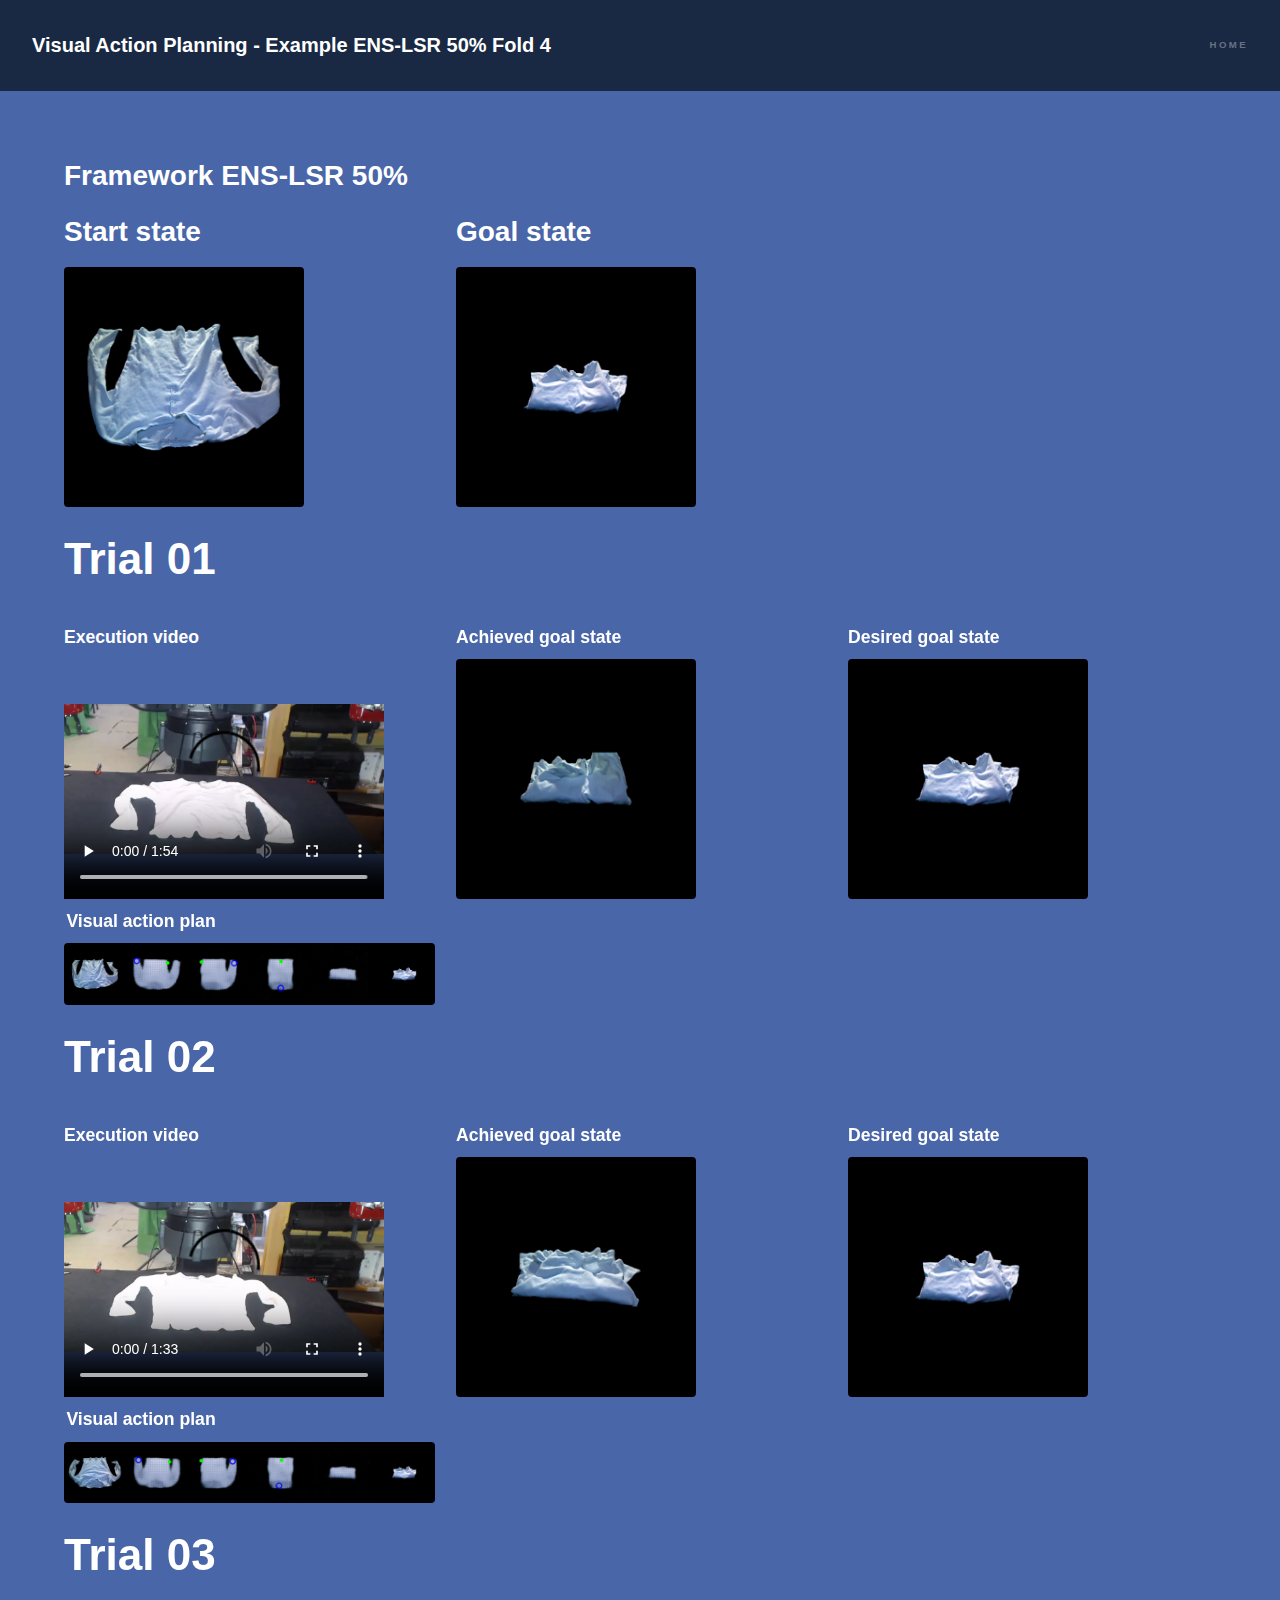
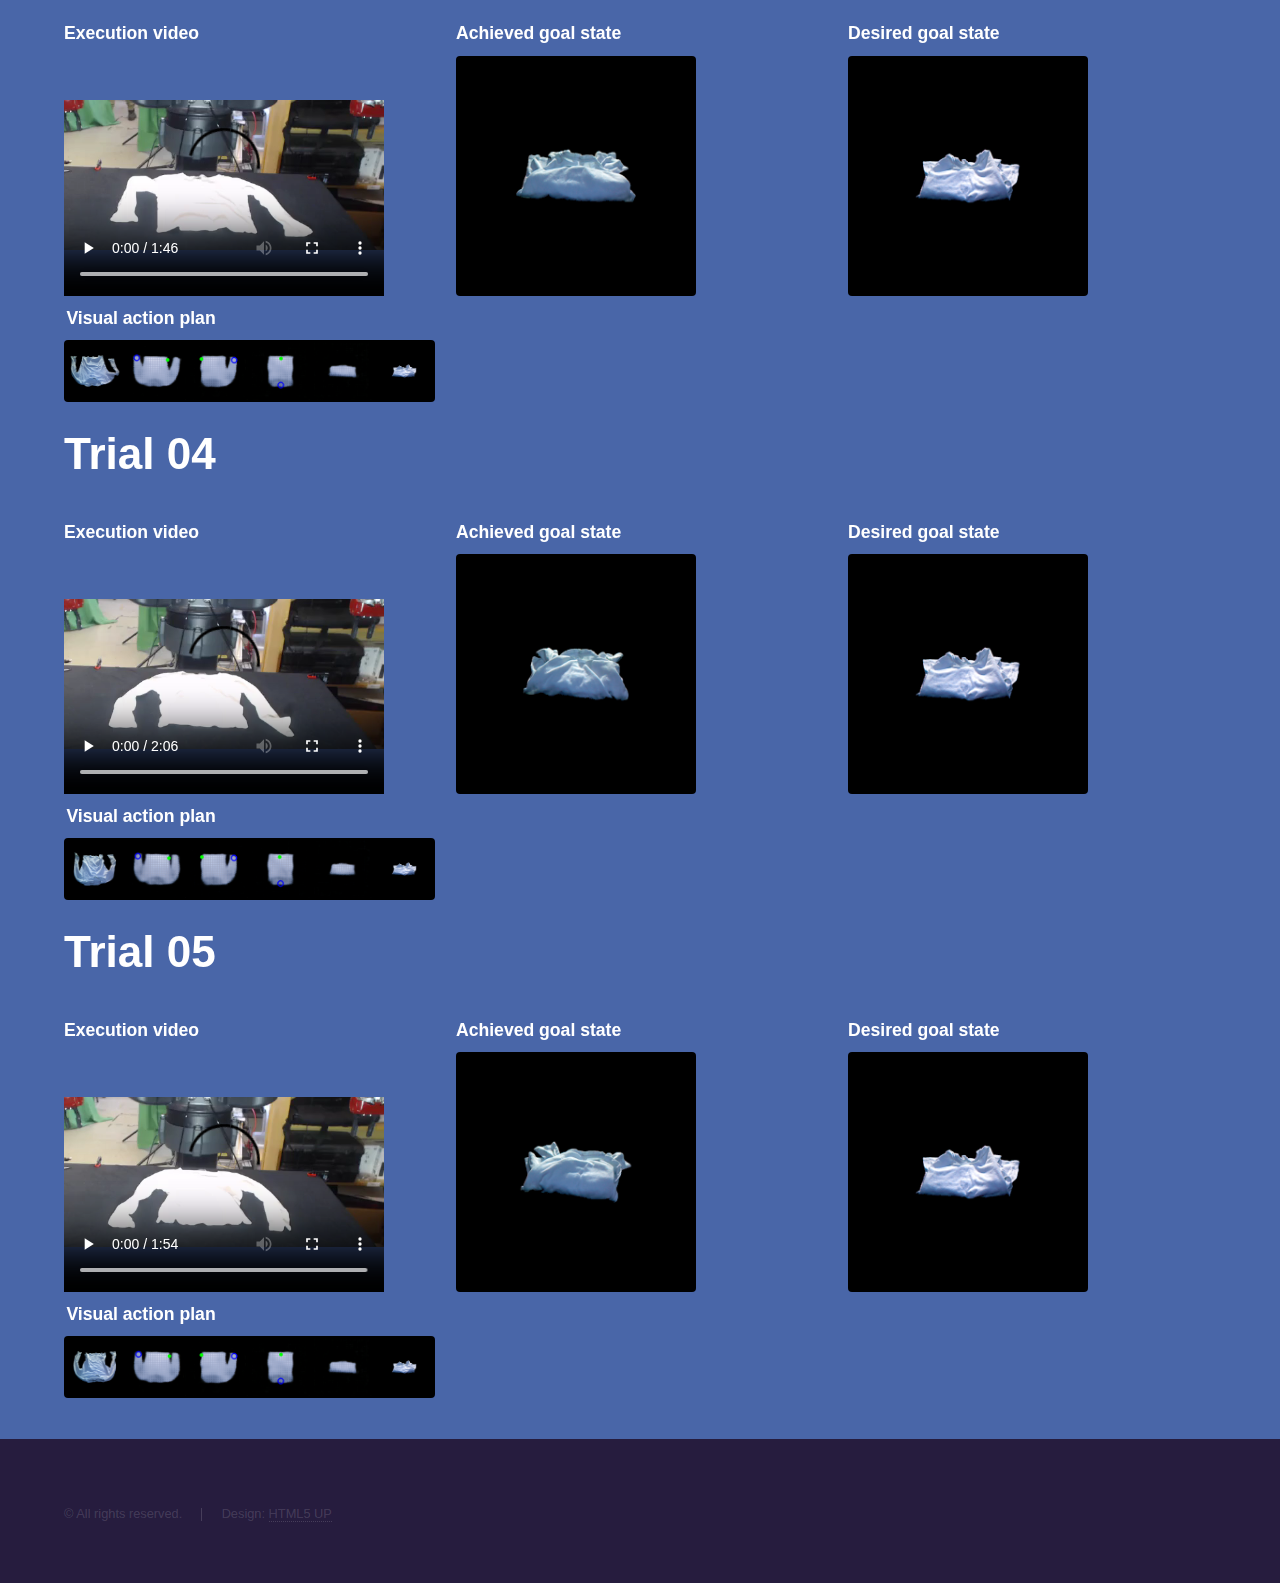
<file: execution_videos_ens_fold_04.html>
<!DOCTYPE HTML>
<!--
	Hyperspace by HTML5 UP
	html5up.net | @ajlkn
	Free for personal and commercial use under the CCA 3.0 license (html5up.net/license)
-->
<html>
	<head>
		<title>Visual Action Planning - Example ENS-LSR 50% Fold 4</title>
		<meta charset="utf-8" />
		<meta name="viewport" content="width=device-width, initial-scale=1, user-scalable=no" />
		<link rel="stylesheet" href="assets/css/main.css" />
		<noscript><link rel="stylesheet" href="assets/css/noscript.css" /></noscript>
		<style>
			div.divtitle {
			  padding-top: 25px;
			}

			div.divtrial {
			  padding-top: 10px;
			  padding-bottom: 10px;
			}
		</style>
	</head>
	<body class="is-preload">

		<!-- Header -->
			<header id="header" >

				<a href="index.html" class="title">Visual Action Planning - Example ENS-LSR 50% Fold 4</a>
				<nav>
					<ul>
						<li><a href="index.html">Home</a></li>
					</ul>
				</nav>
			</header>

		<!-- Wrapper -->
			<div id="wrapper">

				<!-- Main -->
					<section id="main" class="wrapper style3 spotlight">
						<div class="inner">

							<!--p>
							An image of a start and goal state will show up here.
							</p-->
										<div class="div">
								<article class="col-4 col-12-xsmall work-item">
									<h2>Framework ENS-LSR 50%</h2>
								</article>
							</div>

							<div class="row">
								
								<article class="col-4 col-12-xsmall work-item">
									<h2>Start state</h2>
									<a  class="image"><img src="images/web_ens/F04/T01/S_00.png" alt="" data-position="center center" style="height:240px;"/></a>
								</article>	
								<article class="col-4 col-12-xsmall work-item">
									<h2>Goal state</h2>
									<a  class="image"><img src="images/web_ens/F04/T01/G.png" alt="" data-position="center center" style="height:240px;"/></a>
								</article>	
							</div>

							<!--  <h1 class="major">Framework ACE-LSR 50%, Trial 01</h1>		-->				

							<!-- TRAIL 01 -->
							<div class="divtrial">
								<article class="col-4 col-12-xsmall work-item">
									<h1>Trial 01</h1>
								</article>
							</div>

				

							<div class="row">
								<article class="col-4 col-12-xsmall work-item">
									<h3>Execution video</h3>
									<video width="320" height="240" controls>
									  <source src="videos/ens/ens_f4_t1.m4v" type="video/mp4">									
									</video>
								</article>
								<article class="col-4 col-12-xsmall work-item">
									<h3>Achieved goal state</h3>
									<a  class="image"><img src="images/web_ens/F04/T01/S_06.png" alt="" data-position="center center" style="height:240px;"/></a>
								</article>	
								<article class="col-4 col-12-xsmall work-item">
									<h3>Desired goal state</h3>
									<a  class="image"><img src="images/web_ens/F04/T01/G.png" alt="" data-position="center center" style="height:240px;"/></a>
								</article>	
							</div>
							
							<div class="row">
								<h3>Visual action plan</h3>
							</div>
							
							<div class="row">
								<article class="col-4 col-12-xsmall work-item">
									<a  class="image">
										<img src="images/web_ens/F04/T01/VAP_00.png" alt="" data-position="center center" style="width:371px;"/>
									</a>
								</article>	
							</div>

							
							<!-- TRAIL 02 -->
							<div class="divtrial">
								<article class="col-4 col-12-xsmall work-item">
									<h1>Trial 02</h1>
								</article>
							</div>


							<div class="row">
								<article class="col-4 col-12-xsmall work-item">
									<h3>Execution video</h3>
									<video width="320" height="240" controls>
									  <source src="videos/ens/ens_f4_t2.m4v" type="video/mp4">									
									</video>
								</article>
								<article class="col-4 col-12-xsmall work-item">
									<h3>Achieved goal state</h3>
									<a  class="image"><img src="images/web_ens/F04/T02/S_06.png" alt="" data-position="center center" style="height:240px;"/></a>
								</article>	
								<article class="col-4 col-12-xsmall work-item">
									<h3>Desired goal state</h3>
									<a  class="image"><img src="images/web_ens/F04/T02/G.png" alt="" data-position="center center" style="height:240px;"/></a>
								</article>	
							</div>
							
							<div class="row">
								<h3>Visual action plan</h3>
							</div>
							
							<div class="row">
								<article class="col-4 col-12-xsmall work-item">
									<a  class="image">
										<img src="images/web_ens/F04/T02/VAP_00.png" alt="" data-position="center center" style="width:371px;"/>
									</a>
								</article>	
							</div>

					<!-- TRAIL 03 -->
							<div class="divtrial">
								<article class="col-4 col-12-xsmall work-item">
									<h1>Trial 03</h1>
								</article>
							</div>

				

							<div class="row">
								<article class="col-4 col-12-xsmall work-item">
									<h3>Execution video</h3>
									<video width="320" height="240" controls>
									  <source src="videos/ens/ens_f4_t3.m4v" type="video/mp4">									
									</video>
								</article>
								<article class="col-4 col-12-xsmall work-item">
									<h3>Achieved goal state</h3>
									<a  class="image"><img src="images/web_ens/F04/T03/S_06.png" alt="" data-position="center center" style="height:240px;"/></a>
								</article>	
								<article class="col-4 col-12-xsmall work-item">
									<h3>Desired goal state</h3>
									<a  class="image"><img src="images/web_ens/F04/T03/G.png" alt="" data-position="center center" style="height:240px;"/></a>
								</article>	
							</div>
							
							<div class="row">
								<h3>Visual action plan</h3>
							</div>
							
							<div class="row">
								<article class="col-4 col-12-xsmall work-item">
									<a  class="image">
										<img src="images/web_ens/F04/T03/VAP_00.png" alt="" data-position="center center" style="width:371px;"/>
									</a>
								</article>	
							</div>


					<!-- TRAIL 04 -->
							<div class="divtrial">
								<article class="col-4 col-12-xsmall work-item">
									<h1>Trial 04</h1>
								</article>
							</div>

			

							<div class="row">
								<article class="col-4 col-12-xsmall work-item">
									<h3>Execution video</h3>
									<video width="320" height="240" controls>
									  <source src="videos/ens/ens_f4_t4.m4v" type="video/mp4">									
									</video>
								</article>
								<article class="col-4 col-12-xsmall work-item">
									<h3>Achieved goal state</h3>
									<a  class="image"><img src="images/web_ens/F04/T04/S_06.png" alt="" data-position="center center" style="height:240px;"/></a>
								</article>	
								<article class="col-4 col-12-xsmall work-item">
									<h3>Desired goal state</h3>
									<a  class="image"><img src="images/web_ens/F04/T04/G.png" alt="" data-position="center center" style="height:240px;"/></a>
								</article>	
							</div>
							
							<div class="row">
								<h3>Visual action plan</h3>
							</div>
							
							<div class="row">
								<article class="col-4 col-12-xsmall work-item">
									<a  class="image">
										<img src="images/web_ens/F04/T04/VAP_00.png" alt="" data-position="center center" style="width:371px;"/>
									</a>
								</article>
							</div>



					<!-- TRAIL 04 -->
							<div class="divtrial">
								<article class="col-4 col-12-xsmall work-item">
									<h1>Trial 05</h1>
								</article>
							</div>


							<div class="row">
								<article class="col-4 col-12-xsmall work-item">
									<h3>Execution video</h3>
									<video width="320" height="240" controls>
									  <source src="videos/ens/ens_f4_t5.m4v" type="video/mp4">									
									</video>
								</article>
								<article class="col-4 col-12-xsmall work-item">
									<h3>Achieved goal state</h3>
									<a  class="image"><img src="images/web_ens/F04/T05/S_06.png" alt="" data-position="center center" style="height:240px;"/></a>
								</article>	
								<article class="col-4 col-12-xsmall work-item">
									<h3>Desired goal state</h3>
									<a  class="image"><img src="images/web_ens/F04/T05/G.png" alt="" data-position="center center" style="height:240px;"/></a>
								</article>	
							</div>
							
							<div class="row">
								<h3>Visual action plan</h3>
							</div>
							
							<div class="row">
								<article class="col-4 col-12-xsmall work-item">
									<a  class="image">
										<img src="images/web_ens/F04/T05/VAP_00.png" alt="" data-position="center center" style="width:371px;"/>
									</a>
								</article>	
							</div>


				</div>
					</section>















			</div>

		<!-- Footer -->
			<footer id="footer" class="wrapper alt">
				<div class="inner">
					<ul class="menu">
						<li>&copy; All rights reserved.</li><li>Design: <a href="http://html5up.net">HTML5 UP</a></li>
					</ul>
				</div>
			</footer>

		<!-- Scripts -->
			<script src="assets/js/jquery.min.js"></script>
			<script src="assets/js/jquery.scrollex.min.js"></script>
			<script src="assets/js/jquery.scrolly.min.js"></script>
			<script src="assets/js/browser.min.js"></script>
			<script src="assets/js/breakpoints.min.js"></script>
			<script src="assets/js/util.js"></script>
			<script src="assets/js/main.js"></script>

	</body>
</html>
</file>
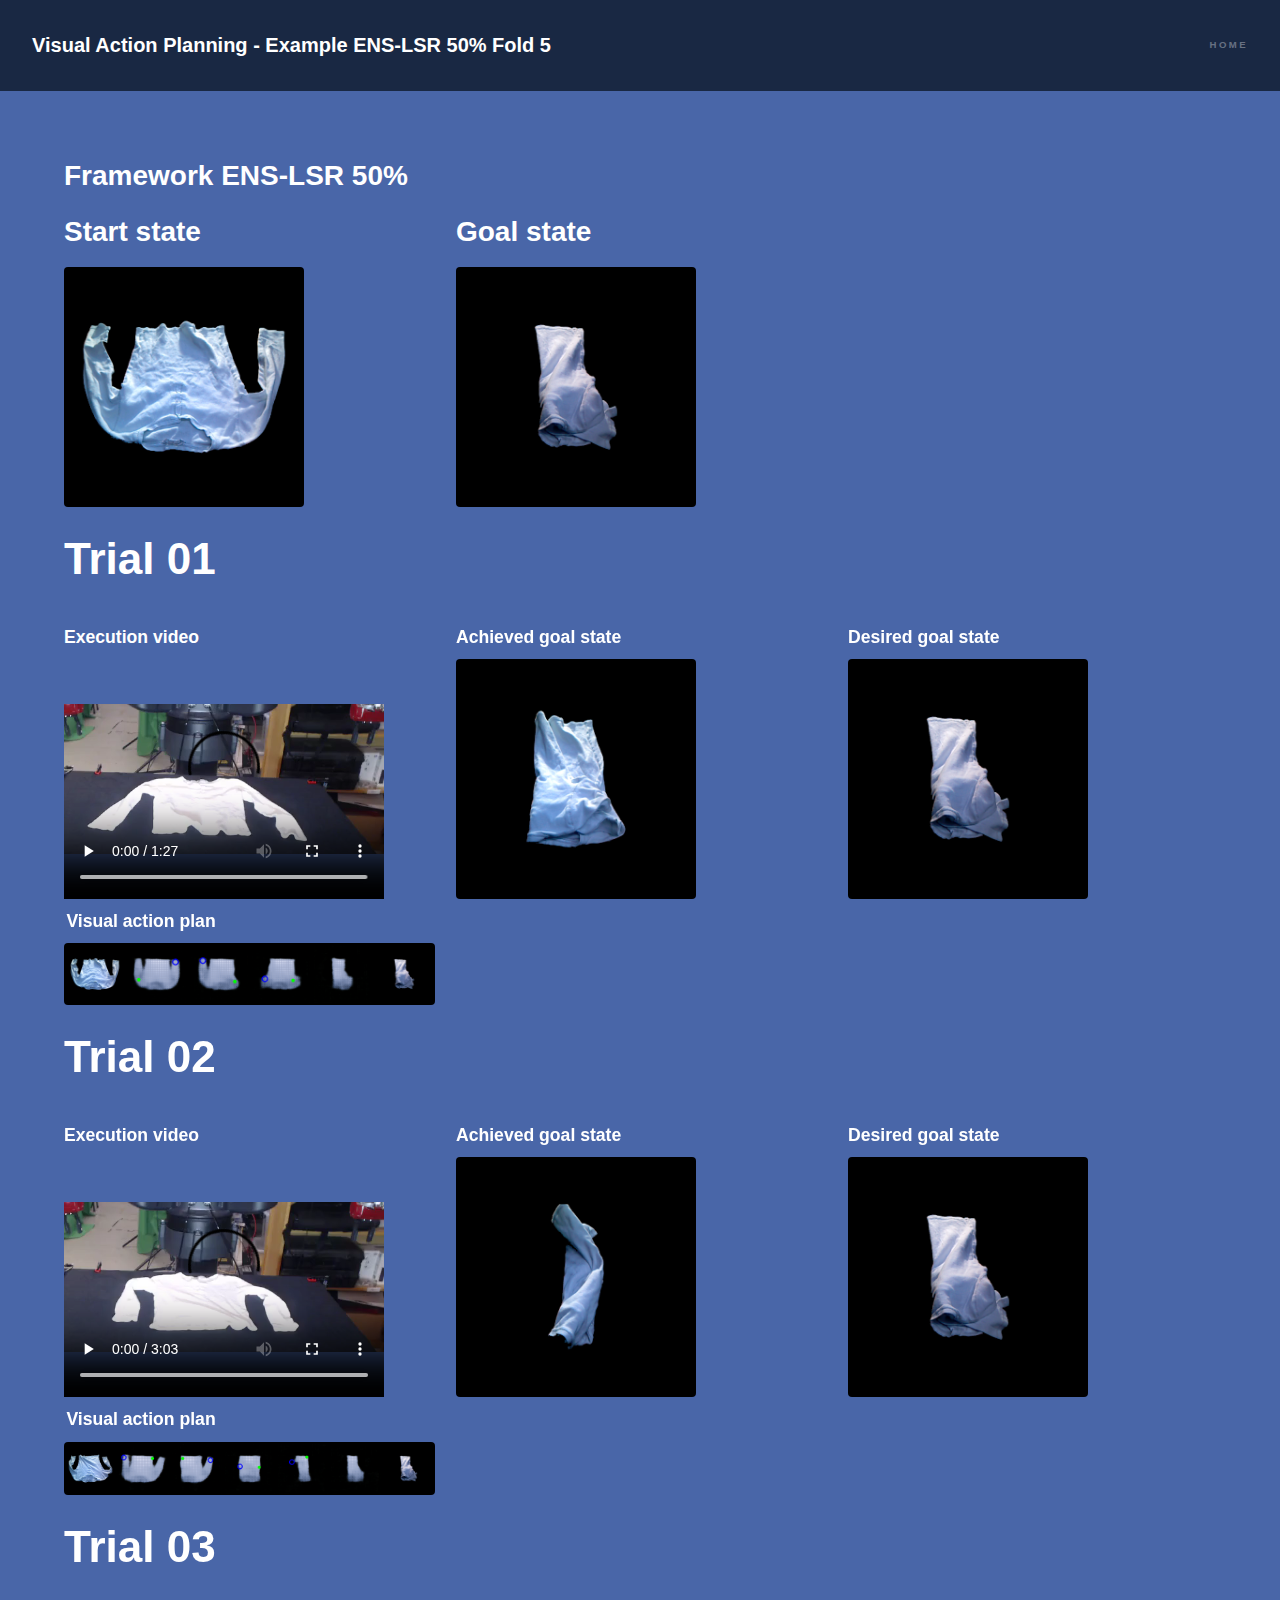
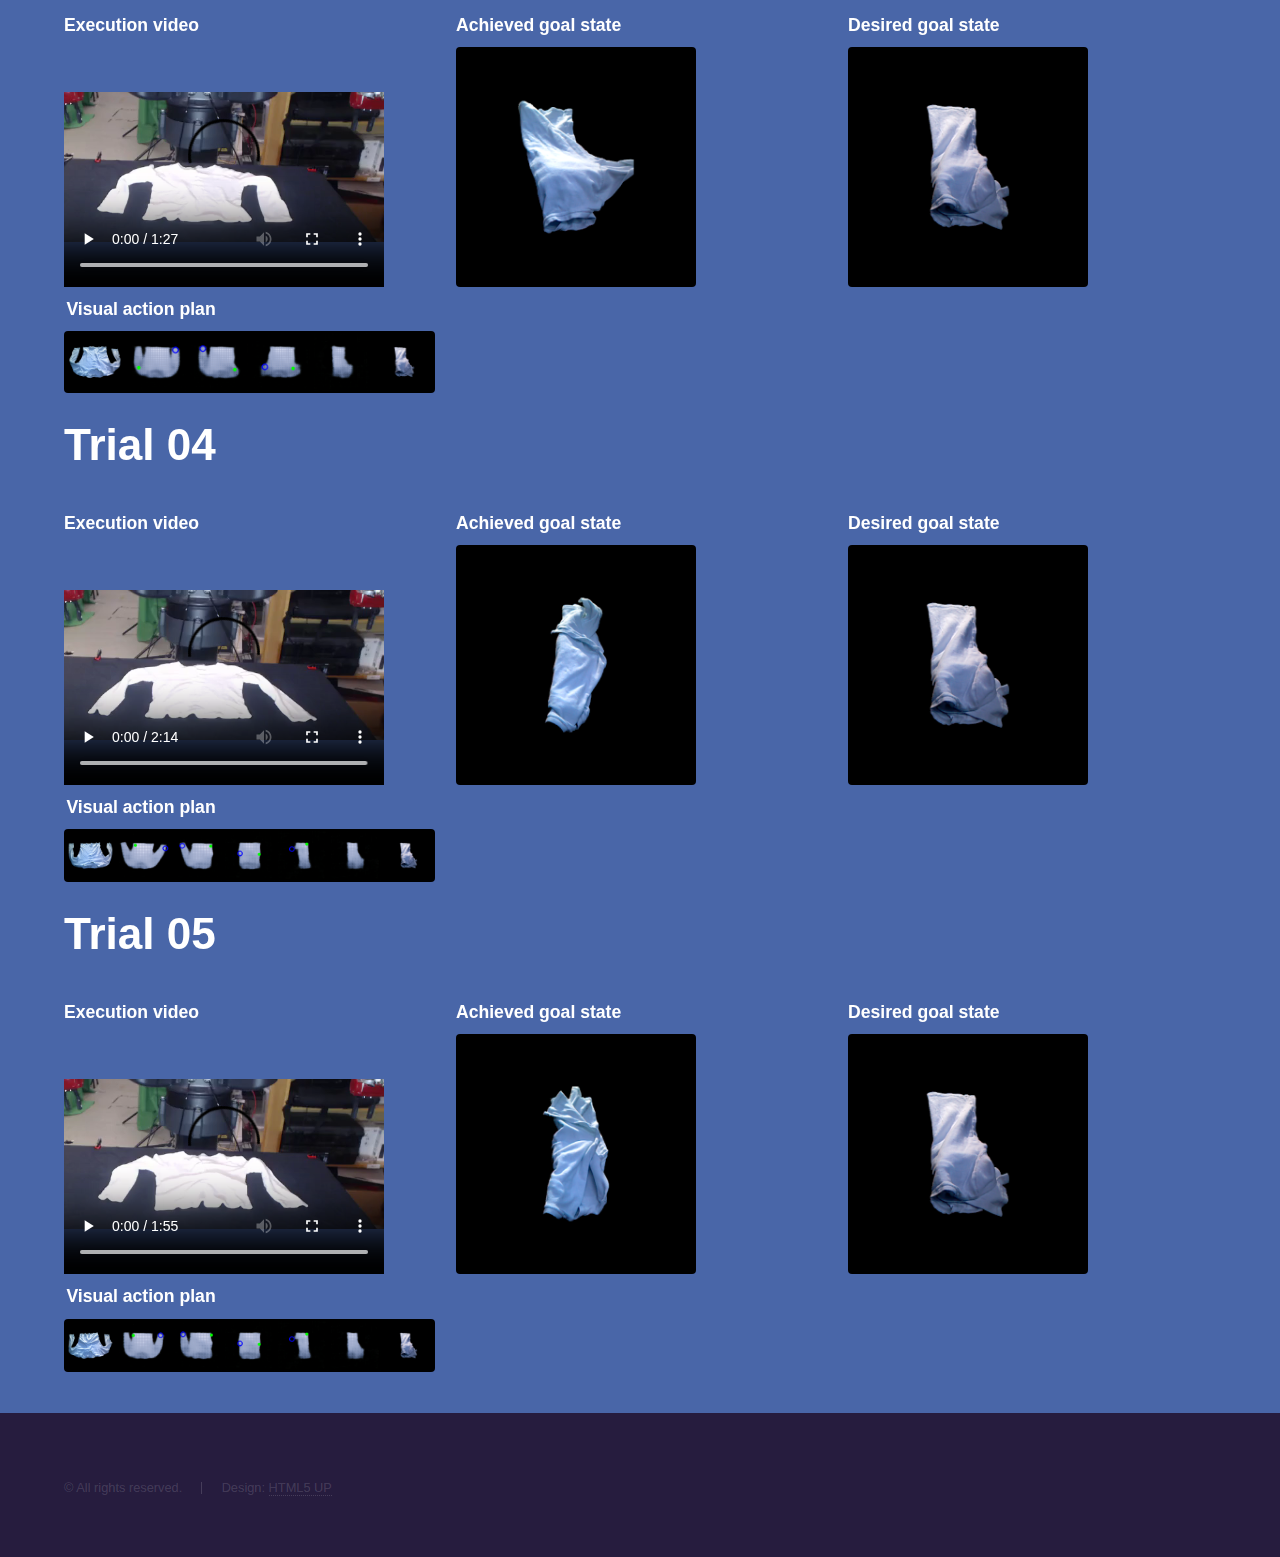
<file: execution_videos_ens_fold_05.html>
<!DOCTYPE HTML>
<!--
	Hyperspace by HTML5 UP
	html5up.net | @ajlkn
	Free for personal and commercial use under the CCA 3.0 license (html5up.net/license)
-->
<html>
	<head>
		<title>Visual Action Planning - Example ENS-LSR 50% Fold 5</title>
		<meta charset="utf-8" />
		<meta name="viewport" content="width=device-width, initial-scale=1, user-scalable=no" />
		<link rel="stylesheet" href="assets/css/main.css" />
		<noscript><link rel="stylesheet" href="assets/css/noscript.css" /></noscript>
		<style>
			div.divtitle {
			  padding-top: 25px;
			}

			div.divtrial {
			  padding-top: 10px;
			  padding-bottom: 10px;
			}
		</style>
	</head>
	<body class="is-preload">

		<!-- Header -->
			<header id="header" >

				<a href="index.html" class="title">Visual Action Planning - Example ENS-LSR 50% Fold 5</a>
				<nav>
					<ul>
						<li><a href="index.html">Home</a></li>
					</ul>
				</nav>
			</header>

		<!-- Wrapper -->
			<div id="wrapper">

				<!-- Main -->
					<section id="main" class="wrapper style3 spotlight">
						<div class="inner">

							<!--p>
							An image of a start and goal state will show up here.
							</p-->
									<div class="div">
								<article class="col-4 col-12-xsmall work-item">
									<h2>Framework ENS-LSR 50%</h2>
								</article>
							</div>

							<div class="row">
								
								<article class="col-4 col-12-xsmall work-item">
									<h2>Start state</h2>
									<a  class="image"><img src="images/web_ens/F05/T01/S_00.png" alt="" data-position="center center" style="height:240px;"/></a>
								</article>	
								<article class="col-4 col-12-xsmall work-item">
									<h2>Goal state</h2>
									<a  class="image"><img src="images/web_ens/F05/T01/G.png" alt="" data-position="center center" style="height:240px;"/></a>
								</article>	
							</div>

							<!--  <h1 class="major">Framework ACE-LSR 50%, Trial 01</h1>		-->				

							<!-- TRAIL 01 -->
							<div class="divtrial">
								<article class="col-4 col-12-xsmall work-item">
									<h1>Trial 01</h1>
								</article>
							</div>

					

							<div class="row">
								<article class="col-4 col-12-xsmall work-item">
									<h3>Execution video</h3>
									<video width="320" height="240" controls>
									  <source src="videos/ens/ens_f5_t1.m4v" type="video/mp4">									
									</video>
								</article>
								<article class="col-4 col-12-xsmall work-item">
									<h3>Achieved goal state</h3>
									<a  class="image"><img src="images/web_ens/F05/T01/S_06.png" alt="" data-position="center center" style="height:240px;"/></a>
								</article>	
								<article class="col-4 col-12-xsmall work-item">
									<h3>Desired goal state</h3>
									<a  class="image"><img src="images/web_ens/F05/T01/G.png" alt="" data-position="center center" style="height:240px;"/></a>
								</article>	
							</div>
							
							<div class="row">
								<h3>Visual action plan</h3>
							</div>
							
							<div class="row">
								<article class="col-4 col-12-xsmall work-item">
									<a  class="image">
										<img src="images/web_ens/F05/T01/VAP_00.png" alt="" data-position="center center" style="width:371px;"/>
									</a>
								</article>	
								
							</div>

							<!-- TRAIL 02 -->
							<div class="divtrial">
								<article class="col-4 col-12-xsmall work-item">
									<h1>Trial 02</h1>
								</article>
							</div>

				

							<div class="row">
								<article class="col-4 col-12-xsmall work-item">
									<h3>Execution video</h3>
									<video width="320" height="240" controls>
									  <source src="videos/ens/ens_f5_t2.m4v" type="video/mp4">									
									</video>
								</article>
								<article class="col-4 col-12-xsmall work-item">
									<h3>Achieved goal state</h3>
									<a  class="image"><img src="images/web_ens/F05/T02/S_12.png" alt="" data-position="center center" style="height:240px;"/></a>
								</article>	
								<article class="col-4 col-12-xsmall work-item">
									<h3>Desired goal state</h3>
									<a  class="image"><img src="images/web_ens/F05/T02/G.png" alt="" data-position="center center" style="height:240px;"/></a>
								</article>	
							</div>
							
							<div class="row">
								<h3>Visual action plan</h3>
							</div>
							
							<div class="row">
								<article class="col-4 col-12-xsmall work-item">
									<a  class="image">
										<img src="images/web_ens/F05/T02/VAP_00.png" alt="" data-position="center center" style="width:371px;"/>
									</a>
								</article>		
							</div>


					<!-- TRAIL 03 -->
							<div class="divtrial">
								<article class="col-4 col-12-xsmall work-item">
									<h1>Trial 03</h1>
								</article>
							</div>

							<div class="row">
								<article class="col-4 col-12-xsmall work-item">
									<h3>Execution video</h3>
									<video width="320" height="240" controls>
									  <source src="videos/ens/ens_f5_t3.m4v" type="video/mp4">									
									</video>
								</article>
								<article class="col-4 col-12-xsmall work-item">
									<h3>Achieved goal state</h3>
									<a  class="image"><img src="images/web_ens/F05/T03/S_06.png" alt="" data-position="center center" style="height:240px;"/></a>
								</article>	
								<article class="col-4 col-12-xsmall work-item">
									<h3>Desired goal state</h3>
									<a  class="image"><img src="images/web_ens/F05/T03/G.png" alt="" data-position="center center" style="height:240px;"/></a>
								</article>	
							</div>
							
							<div class="row">
								<h3>Visual action plan</h3>
							</div>
							
							<div class="row">
								<article class="col-4 col-12-xsmall work-item">
									<a  class="image">
										<img src="images/web_ens/F05/T03/VAP_00.png" alt="" data-position="center center" style="width:371px;"/>
									</a>
								</article>	
								
							</div>


					<!-- TRAIL 04 -->
							<div class="divtrial">
								<article class="col-4 col-12-xsmall work-item">
									<h1>Trial 04</h1>
								</article>
							</div>


							<div class="row">
								<article class="col-4 col-12-xsmall work-item">
									<h3>Execution video</h3>
									<video width="320" height="240" controls>
									  <source src="videos/ens/ens_f5_t4.m4v" type="video/mp4">									
									</video>
								</article>
								<article class="col-4 col-12-xsmall work-item">
									<h3>Achieved goal state</h3>
									<a  class="image"><img src="images/web_ens/F05/T04/S_08.png" alt="" data-position="center center" style="height:240px;"/></a>
								</article>	
								<article class="col-4 col-12-xsmall work-item">
									<h3>Desired goal state</h3>
									<a  class="image"><img src="images/web_ens/F05/T04/G.png" alt="" data-position="center center" style="height:240px;"/></a>
								</article>	
							</div>
							
							<div class="row">
								<h3>Visual action plan</h3>
							</div>
							
							<div class="row">
								<article class="col-4 col-12-xsmall work-item">
									<a  class="image">
										<img src="images/web_ens/F05/T04/VAP_00.png" alt="" data-position="center center" style="width:371px;"/>
									</a>
								</article>	
								
							</div>


					<!-- TRAIL 05 -->
							<div class="divtrial">
								<article class="col-4 col-12-xsmall work-item">
									<h1>Trial 05</h1>
								</article>
							</div>


							<div class="row">
								<article class="col-4 col-12-xsmall work-item">
									<h3>Execution video</h3>
									<video width="320" height="240" controls>
									  <source src="videos/ens/ens_f5_t5.m4v" type="video/mp4">									
									</video>
								</article>
								<article class="col-4 col-12-xsmall work-item">
									<h3>Achieved goal state</h3>
									<a  class="image"><img src="images/web_ens/F05/T05/S_06.png" alt="" data-position="center center" style="height:240px;"/></a>
								</article>	
								<article class="col-4 col-12-xsmall work-item">
									<h3>Desired goal state</h3>
									<a  class="image"><img src="images/web_ens/F05/T05/G.png" alt="" data-position="center center" style="height:240px;"/></a>
								</article>	
							</div>
							
							<div class="row">
								<h3>Visual action plan</h3>
							</div>
							
							<div class="row">
								<article class="col-4 col-12-xsmall work-item">
									<a  class="image">
										<img src="images/web_ens/F05/T05/VAP_00.png" alt="" data-position="center center" style="width:371px;"/>
									</a>
								</article>	
								
							</div>
					
				

				</div>
					</section>















			</div>

		<!-- Footer -->
			<footer id="footer" class="wrapper alt">
				<div class="inner">
					<ul class="menu">
						<li>&copy; All rights reserved.</li><li>Design: <a href="http://html5up.net">HTML5 UP</a></li>
					</ul>
				</div>
			</footer>

		<!-- Scripts -->
			<script src="assets/js/jquery.min.js"></script>
			<script src="assets/js/jquery.scrollex.min.js"></script>
			<script src="assets/js/jquery.scrolly.min.js"></script>
			<script src="assets/js/browser.min.js"></script>
			<script src="assets/js/breakpoints.min.js"></script>
			<script src="assets/js/util.js"></script>
			<script src="assets/js/main.js"></script>

	</body>
</html>
</file>
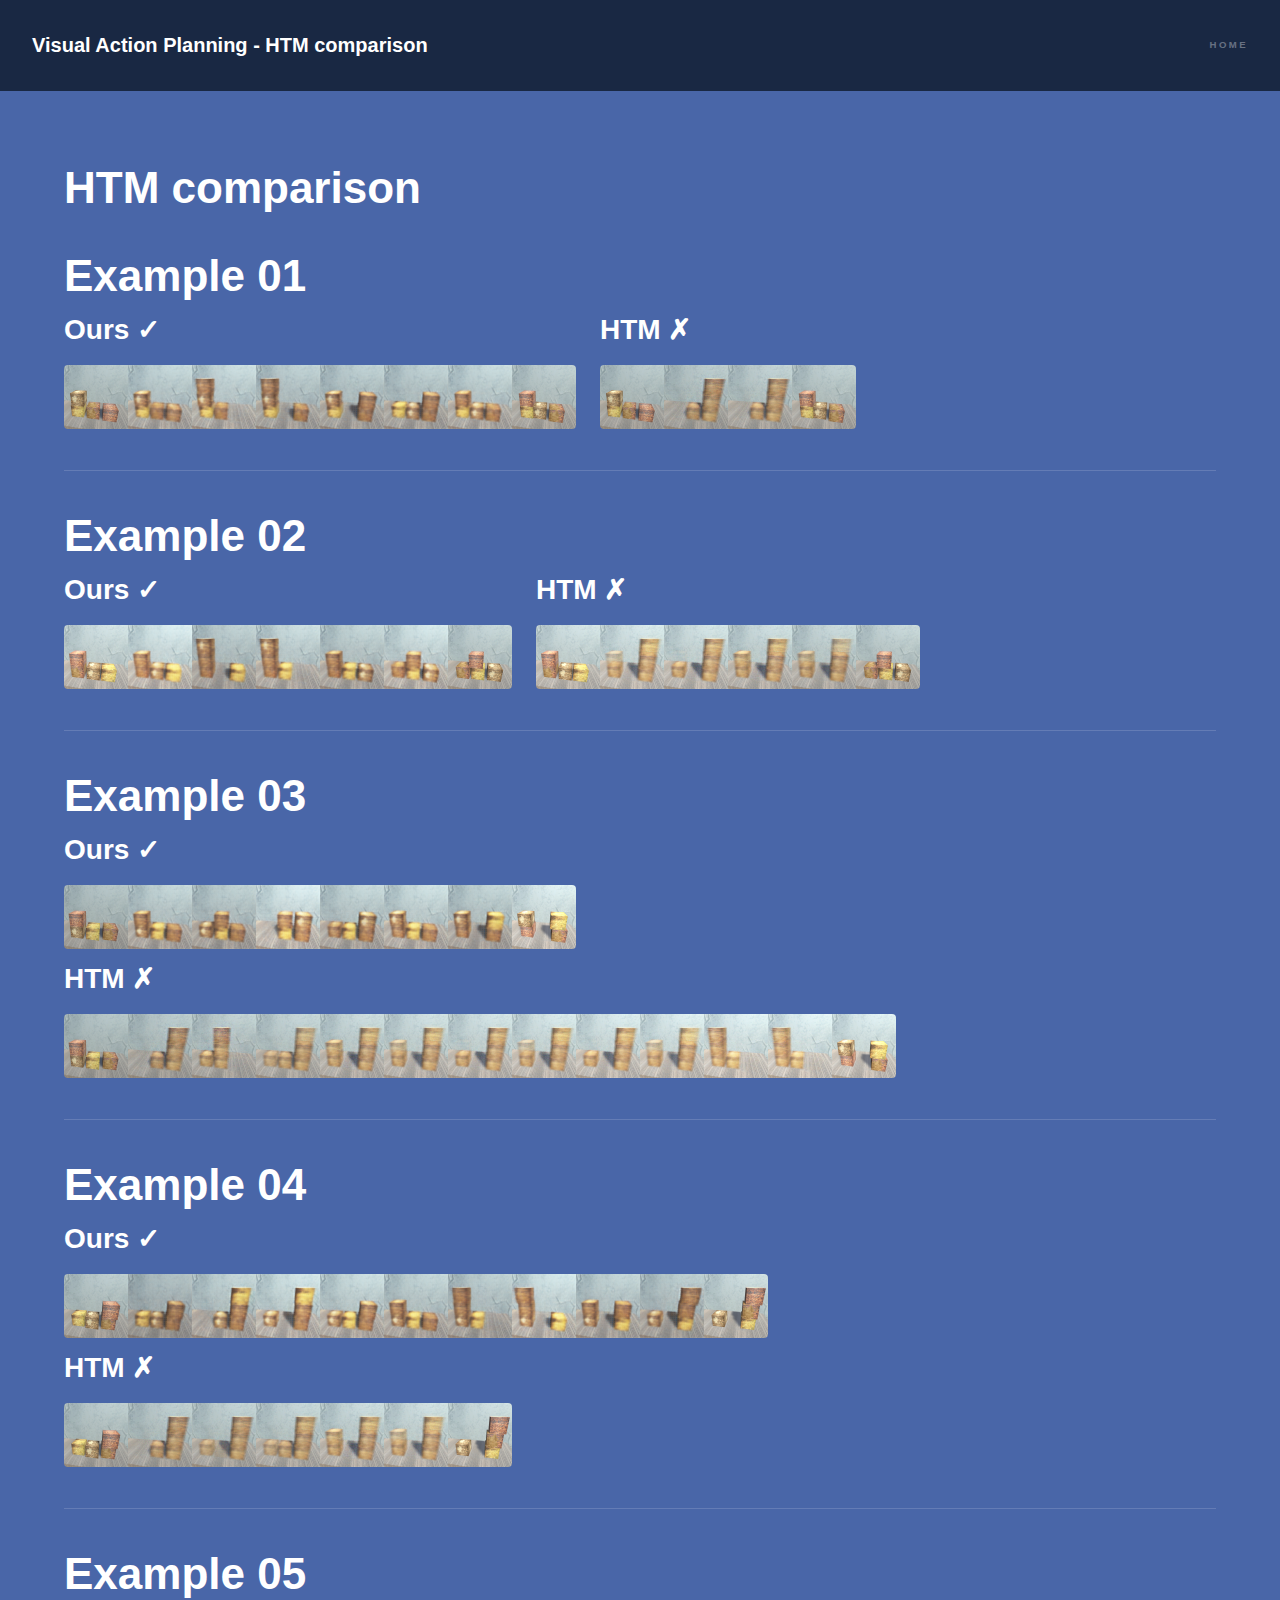
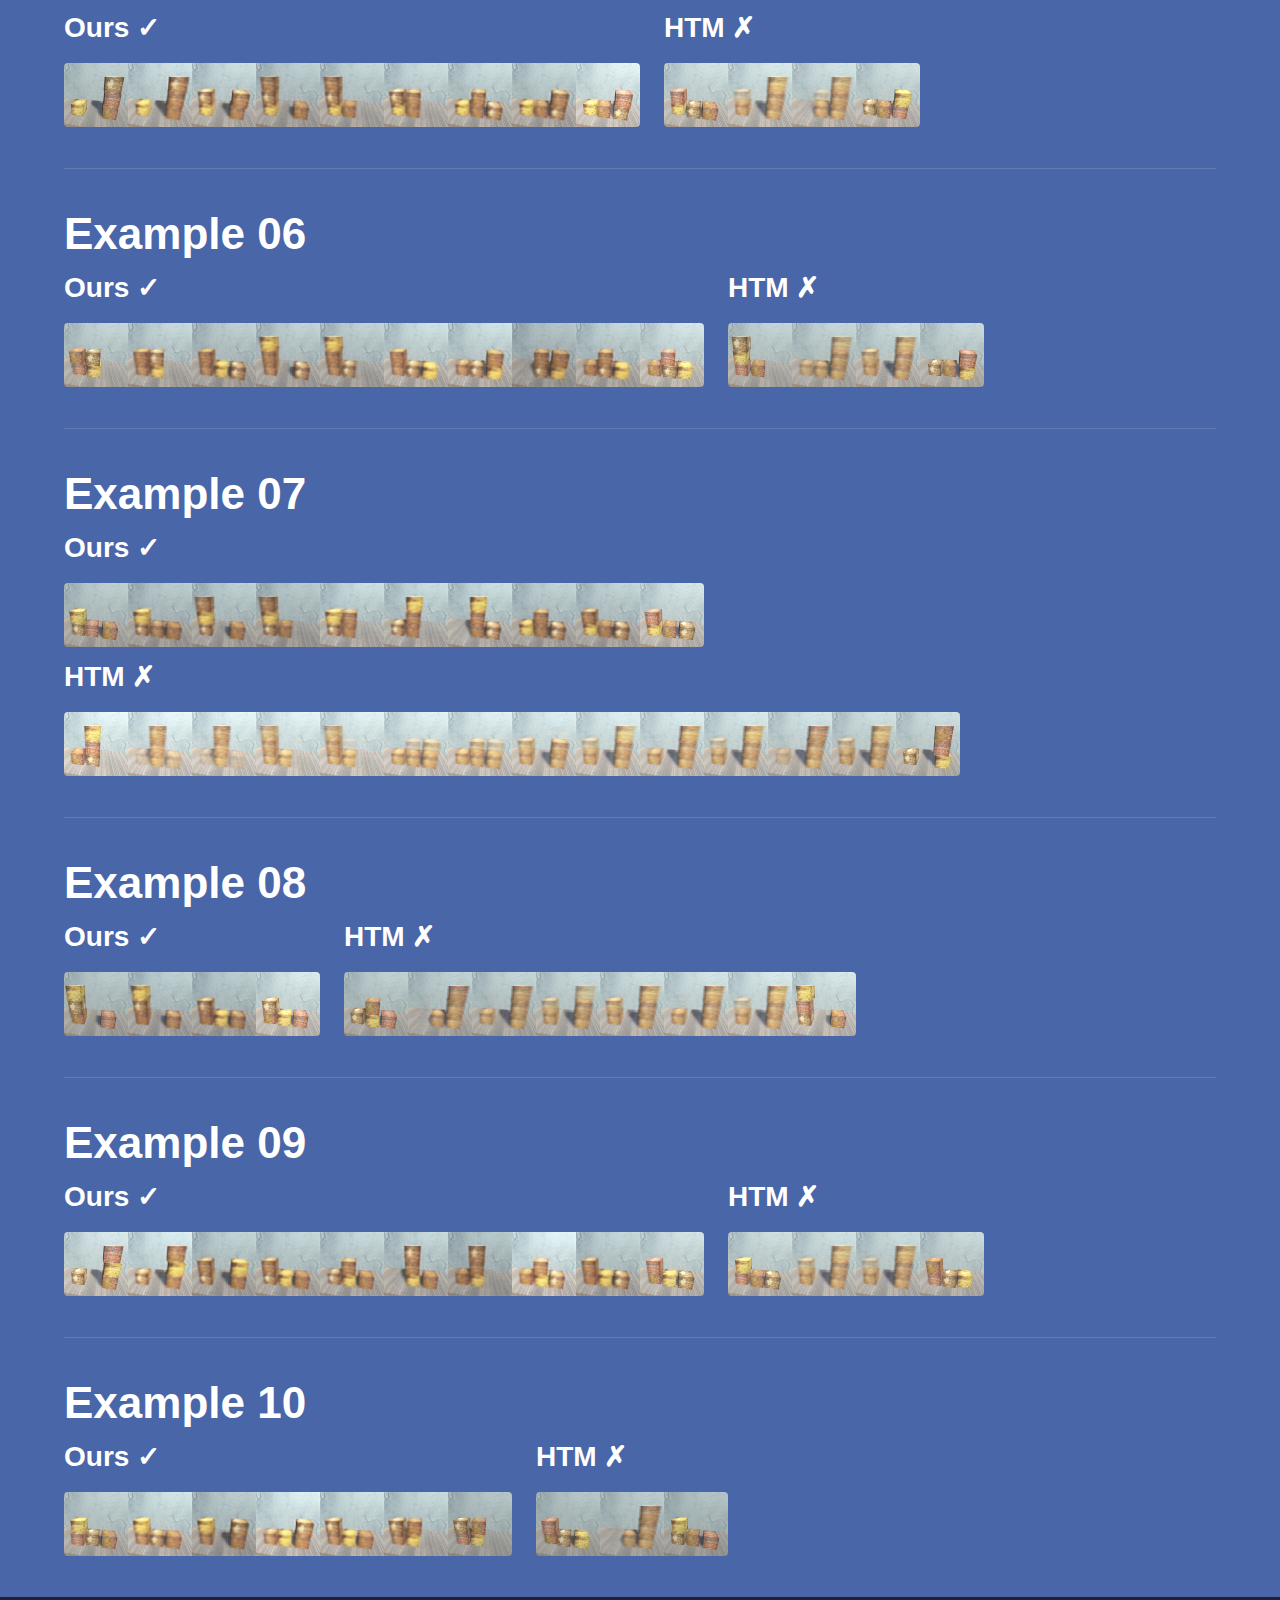
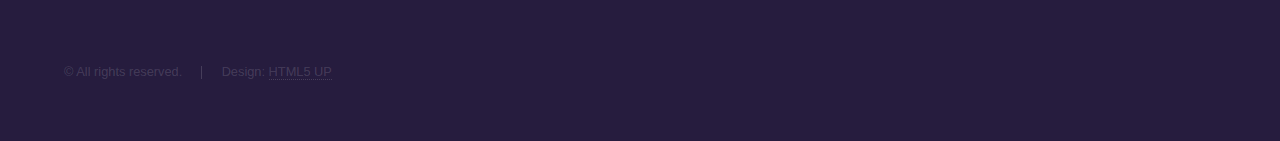
<file: htm-examples.html>
<!DOCTYPE HTML>
<!--
	Hyperspace by HTML5 UP
	html5up.net | @ajlkn
	Free for personal and commercial use under the CCA 3.0 license (html5up.net/license)
-->
<html>
	<head>
		<title>Visual Action Planning - HTM comparison</title>
		<meta charset="utf-8" />
		<meta name="viewport" content="width=device-width, initial-scale=1, user-scalable=no" />
		<link rel="stylesheet" href="assets/css/main.css" />
		<noscript><link rel="stylesheet" href="assets/css/noscript.css" /></noscript>

	</head>
	<body class="is-preload">

		<!-- Header -->
			<header id="header" >

				<a href="index.html" class="title">Visual Action Planning - HTM comparison</a>
				<nav>
					<ul>
						<li><a href="index.html">Home</a></li>
					</ul>
				</nav>
			</header>

		<!-- Wrapper -->
			<div id="wrapper">

				<!-- Main -->
					<section id="main" class="wrapper style3 spotlight">
						<div class="inner">

							<!--p>
							An image of a start and goal state will show up here.
							</p-->
									<div class="div">
								<article class="col-4 col-12-xsmall work-item">
									<h1>HTM comparison</h1>
								</article>
							</div>

							<!--  <h1 class="major">Framework ACE-LSR 50%, Example 01</h1>		-->

							<!-- TRAIL 01 -->
							<div class="divtrialhtm">
								<article class="col-4 col-12-xsmall work-item">
									<h1>Example 01</h1>
								</article>
							</div>

								<div class="row">

									<article class="col-12-xsmall work-item">
										<h2>Ours &check;</h2>
										<a  class="image"><img src="images/web_ens/htm/0000_ours.png" alt="" data-position="center center" style="max-height:64px;max-width:100%;"/></a>
									</article>
									<article class="col-12-xsmall work-item">
										<h2>HTM &cross;</h2>
										<a  class="image"><img src="images/web_ens/htm/0000_htm.png" alt="" data-position="center center" style="max-height:64px;max-width:100%;"/></a>
									</article>
								</div>

<hr>

							<!-- TRAIL 02 -->
							<div class="divtrialhtm">
								<article class="col-4 col-12-xsmall work-item">
									<h1>Example 02</h1>
								</article>
							</div>

								<div class="row">

									<article class="col-12-xsmall work-item">
										<h2>Ours &check;</h2>
										<a  class="image"><img src="images/web_ens/htm/0003_ours.png" alt="" data-position="center center" style="max-height:64px;max-width:100%;"/></a>
									</article>
									<article class="col-12-xsmall work-item">
										<h2>HTM &cross;</h2>
										<a  class="image"><img src="images/web_ens/htm/0003_htm.png" alt="" data-position="center center" style="max-height:64px;max-width:100%;"/></a>
									</article>
								</div>
<hr>

							<!-- TRAIL 03 -->
							<div class="divtrialhtm">
								<article class="col-4 col-12-xsmall work-item">
									<h1>Example 03</h1>
								</article>
							</div>

								<div class="row">

									<article class="col-12-xsmall work-item">
										<h2>Ours &check;</h2>
										<a  class="image"><img src="images/web_ens/htm/0007_ours.png" alt="" data-position="center center" style="max-height:64px;max-width:100%;"/></a>
									</article>
									<article class="col-12-xsmall work-item">
										<h2>HTM &cross;</h2>
										<a  class="image"><img src="images/web_ens/htm/0007_htm.png" alt="" data-position="center center" style="max-height:64px;max-width:100%;"/></a>
									</article>
								</div>

<hr>

							<!-- TRAIL 04 -->
							<div class="divtrialhtm">
								<article class="col-4 col-12-xsmall work-item">
									<h1>Example 04</h1>
								</article>
							</div>

								<div class="row">

									<article class="col-12-xsmall work-item">
										<h2>Ours &check;</h2>
										<a  class="image"><img src="images/web_ens/htm/0009_ours.png" alt="" data-position="center center" style="max-height:64px;max-width:100%;"/></a>
									</article>
									<article class="col-12-xsmall work-item">
										<h2>HTM &cross;</h2>
										<a  class="image"><img src="images/web_ens/htm/0009_htm.png" alt="" data-position="center center" style="max-height:64px;max-width:100%;"/></a>
									</article>
								</div>

<hr>

						<!-- TRAIL 05 -->
						<div class="divtrialhtm">
							<article class="col-4 col-12-xsmall work-item">
								<h1>Example 05</h1>
							</article>
						</div>

							<div class="row">

								<article class="col-12-xsmall work-item">
									<h2>Ours &check;</h2>
									<a  class="image"><img src="images/web_ens/htm/0011_ours.png" alt="" data-position="center center" style="max-height:64px;max-width:100%;"/></a>
								</article>
								<article class="col-12-xsmall work-item">
									<h2>HTM &cross;</h2>
									<a  class="image"><img src="images/web_ens/htm/0011_htm.png" alt="" data-position="center center" style="max-height:64px;max-width:100%;"/></a>
								</article>
							</div>

<hr>
						<!-- TRAIL 06 -->
						<div class="divtrialhtm">
						<article class="col-4 col-12-xsmall work-item">
						<h1>Example 06</h1>
						</article>
						</div>

						<div class="row">

						<article class="col-12-xsmall work-item">
						<h2>Ours &check;</h2>
						<a  class="image"><img src="images/web_ens/htm/0016_ours.png" alt="" data-position="center center" style="max-height:64px;max-width:100%;"/></a>
						</article>
						<article class="col-12-xsmall work-item">
						<h2>HTM &cross;</h2>
						<a  class="image"><img src="images/web_ens/htm/0016_htm.png" alt="" data-position="center center" style="max-height:64px;max-width:100%;"/></a>
						</article>
						</div>

<hr>
						<!-- TRAIL 07 -->
						<div class="divtrialhtm">
						<article class="col-4 col-12-xsmall work-item">
						<h1>Example 07</h1>
						</article>
						</div>

						<div class="row">

						<article class="col-12-xsmall work-item">
						<h2>Ours &check;</h2>
						<a  class="image"><img src="images/web_ens/htm/0023_ours.png" alt="" data-position="center center" style="max-height:64px;max-width:100%;"/></a>
						</article>
						<article class="col-12-xsmall work-item">
						<h2>HTM &cross;</h2>
						<a  class="image"><img src="images/web_ens/htm/0023_htm.png" alt="" data-position="center center" style="max-height:64px;max-width:100%;"/></a>
						</article>
						</div>

<hr>
						<!-- TRAIL 08 -->
						<div class="divtrialhtm">
						<article class="col-4 col-12-xsmall work-item">
						<h1>Example 08</h1>
						</article>
						</div>

						<div class="row">

						<article class="col-12-xsmall work-item">
						<h2>Ours &check;</h2>
						<a  class="image"><img src="images/web_ens/htm/0025_ours.png" alt="" data-position="center center" style="max-height:64px;max-width:100%;"/></a>
						</article>
						<article class="col-12-xsmall work-item">
						<h2>HTM &cross;</h2>
						<a  class="image"><img src="images/web_ens/htm/0025_htm.png" alt="" data-position="center center" style="max-height:64px;max-width:100%;"/></a>
						</article>
						</div>


<hr>
						<!-- TRAIL 09 -->
						<div class="divtrialhtm">
						<article class="col-4 col-12-xsmall work-item">
						<h1>Example 09</h1>
						</article>
						</div>

						<div class="row">

						<article class="col-12-xsmall work-item">
						<h2>Ours &check;</h2>
						<a  class="image"><img src="images/web_ens/htm/0030_ours.png" alt="" data-position="center center" style="max-height:64px;max-width:100%;"/></a>
						</article>
						<article class="col-12-xsmall work-item">
						<h2>HTM &cross;</h2>
						<a  class="image"><img src="images/web_ens/htm/0030_htm.png" alt="" data-position="center center" style="max-height:64px;max-width:100%;"/></a>
						</article>
						</div>

<hr>
						<!-- TRAIL 10 -->
						<div class="divtrialhtm">
						<article class="col-4 col-12-xsmall work-item">
						<h1>Example 10</h1>
						</article>
						</div>

						<div class="row">

						<article class="col-12-xsmall work-item">
						<h2>Ours &check;</h2>
						<a  class="image"><img src="images/web_ens/htm/0031_ours.png" alt="" data-position="center center" style="max-height:64px;max-width:100%;"/></a>
						</article>
						<article class="col-12-xsmall work-item">
						<h2>HTM &cross;</h2>
						<a  class="image"><img src="images/web_ens/htm/0031_htm.png" alt="" data-position="center center" style="max-height:64px;max-width:100%;"/></a>
						</article>
						</div>



				</div>
					</section>















			</div>

		<!-- Footer -->
			<footer id="footer" class="wrapper alt">
				<div class="inner">
					<ul class="menu">
						<li>&copy; All rights reserved.</li><li>Design: <a href="http://html5up.net">HTML5 UP</a></li>
					</ul>
				</div>
			</footer>

		<!-- Scripts -->
			<script src="assets/js/jquery.min.js"></script>
			<script src="assets/js/jquery.scrollex.min.js"></script>
			<script src="assets/js/jquery.scrolly.min.js"></script>
			<script src="assets/js/browser.min.js"></script>
			<script src="assets/js/breakpoints.min.js"></script>
			<script src="assets/js/util.js"></script>
			<script src="assets/js/main.js"></script>

	</body>
</html>
</file>
<file: assets/css/noscript.css>
/*
	Hyperspace by HTML5 UP
	html5up.net | @ajlkn
	Free for personal and commercial use under the CCA 3.0 license (html5up.net/license)
*/

/* Spotlights */

	.spotlights > section > .image:before {
		opacity: 0 !important;
	}

	.spotlights > section > .content > .inner {
		-moz-transform: none !important;
		-webkit-transform: none !important;
		-ms-transform: none !important;
		transform: none !important;
		opacity: 1 !important;
	}

/* Wrapper */

	.wrapper > .inner {
		opacity: 1 !important;
		-moz-transform: none !important;
		-webkit-transform: none !important;
		-ms-transform: none !important;
		transform: none !important;
	}

/* Sidebar */

	#sidebar > .inner {
		opacity: 1 !important;
	}

	#sidebar nav > ul > li {
		-moz-transform: none !important;
		-webkit-transform: none !important;
		-ms-transform: none !important;
		transform: none !important;
		opacity: 1 !important;
	}
</file>
<file: assets/css/main.css>
@import url(fontawesome-all.min.css);

/*
	Hyperspace by HTML5 UP
	html5up.net | @ajlkn
	Free for personal and commercial use under the CCA 3.0 license (html5up.net/license)
*/

html, body, div, span, applet, object,
iframe, h1, h2, h3, h4, h5, h6, p, blockquote,
pre, a, abbr, acronym, address, big, cite,
code, del, dfn, em, img, ins, kbd, q, s, samp,
small, strike, strong, sub, sup, tt, var, b,
u, i, center, dl, dt, dd, ol, ul, li, fieldset,
form, label, legend, table, caption, tbody,
tfoot, thead, tr, th, td, article, aside,
canvas, details, embed, figure, figcaption,
footer, header, hgroup, menu, nav, output, ruby,
section, summary, time, mark, audio, video {
	margin: 0;
	padding: 0;
	border: 0;
	font-size: 100%;
	font: inherit;
	vertical-align: baseline;}

article, aside, details, figcaption, figure,
footer, header, hgroup, menu, nav, section {
	display: block;}

body {
	line-height: 1;
}

ol, ul {
	list-style: none;
}

blockquote, q {
	quotes: none;
}

	blockquote:before, blockquote:after, q:before, q:after {
		content: '';
		content: none;
	}

table {
	border-collapse: collapse;
	border-spacing: 0;
}

body {
	-webkit-text-size-adjust: none;
}

mark {
	background-color: transparent;
	color: inherit;
}

input::-moz-focus-inner {
	border: 0;
	padding: 0;
}

input, select, textarea {
	-moz-appearance: none;
	-webkit-appearance: none;
	-ms-appearance: none;
	appearance: none;
}

/* Basic */

	@-ms-viewport {
		width: device-width;
	}

	body {
		-ms-overflow-style: scrollbar;
	}

	@media screen and (max-width: 480px) {

		html, body {
			min-width: 320px;
		}

	}

	html {
		box-sizing: border-box;
	}

	*, *:before, *:after {
		box-sizing: inherit;
	}

	body {
		background: #312450;
	}

		body.is-preload *, body.is-preload *:before, body.is-preload *:after {
			-moz-animation: none !important;
			-webkit-animation: none !important;
			-ms-animation: none !important;
			animation: none !important;
			-moz-transition: none !important;
			-webkit-transition: none !important;
			-ms-transition: none !important;
			transition: none !important;
		}

/* Type */

	body, input, select, textarea {
		color: rgba(255, 255, 255, 0.55);
		font-family: Arial, Helvetica, sans-serif;
		font-size: 16.5pt;
		font-weight: normal;
		line-height: 1.75;
	}

		@media screen and (max-width: 1680px) {

			body, input, select, textarea {
				font-size: 13pt;
			}

		}

		@media screen and (max-width: 1280px) {

			body, input, select, textarea {
				font-size: 12pt;
			}

		}

		@media screen and (max-width: 360px) {

			body, input, select, textarea {
				font-size: 11pt;
			}

		}

	a {
		-moz-transition: color 0.2s ease, border-bottom-color 0.2s ease;
		-webkit-transition: color 0.2s ease, border-bottom-color 0.2s ease;
		-ms-transition: color 0.2s ease, border-bottom-color 0.2s ease;
		transition: color 0.2s ease, border-bottom-color 0.2s ease;
		border-bottom: dotted 1px rgba(255, 255, 255, 0.35);
		color: inherit;
		text-decoration: none;
	}

		a:hover {
			border-bottom-color: transparent;
			color: #ffffff;
		}

	strong, b {
		color: #ffffff;
		font-weight: bold;
	}

	em, i {
		font-style: italic;
	}

	p {
		margin: 0 0 2em 0;
	}

	h1, h2, h3, h4, h5, h6 {
		color: #ffffff;
		font-weight: bold;
		line-height: 1.5;
		margin: 0 0 0.5em 0;
	}

		h1 a, h2 a, h3 a, h4 a, h5 a, h6 a {
			color: inherit;
			text-decoration: none;
		}

	h1 {
		font-size: 2.75em;
	}

		h1.major {
			margin: 0 0 1.3em 0;
			position: relative;
			padding-bottom: 0.35em;
		}

			h1.major:after {
				background-image: -moz-linear-gradient(to right, #5e42a6, #b74e91);
				background-image: -webkit-linear-gradient(to right, #5e42a6, #b74e91);
				background-image: -ms-linear-gradient(to right, #5e42a6, #b74e91);
				background-image: linear-gradient(to right, #5e42a6, #b74e91);
				-moz-transition: max-width 0.2s ease;
				-webkit-transition: max-width 0.2s ease;
				-ms-transition: max-width 0.2s ease;
				transition: max-width 0.2s ease;
				border-radius: 0.2em;
				bottom: 0;
				content: '';
				height: 0.05em;
				position: absolute;
				right: 0;
				width: 100%;
			}

	h2 {
		font-size: 1.75em;
	}

	h3 {
		font-size: 1.1em;
	}

	h4 {
		font-size: 1em;
	}

	h5 {
		font-size: 0.8em;
	}

	h6 {
		font-size: 0.6em;
	}

	@media screen and (max-width: 736px) {

		h1 {
			font-size: 2em;
		}

		h2 {
			font-size: 1.25em;
		}

		h3 {
			font-size: 1em;
		}

		h4 {
			font-size: 0.8em;
		}

		h5 {
			font-size: 0.6em;
		}

		h6 {
			font-size: 0.6em;
		}

	}

	sub {
		font-size: 0.8em;
		position: relative;
		top: 0.5em;
	}

	sup {
		font-size: 0.8em;
		position: relative;
		top: -0.5em;
	}

	blockquote {
		border-left: solid 4px rgba(255, 255, 255, 0.15);
		font-style: italic;
		margin: 0 0 2em 0;
		padding: 0.5em 0 0.5em 2em;
	}

	code {
		background: rgba(255, 255, 255, 0.05);
		border-radius: 0.25em;
		border: solid 1px rgba(255, 255, 255, 0.15);
		font-family: "Courier New", monospace;
		font-size: 0.9em;
		margin: 0 0.25em;
		padding: 0.25em 0.65em;
	}

	pre {
		-webkit-overflow-scrolling: touch;
		font-family: "Courier New", monospace;
		font-size: 0.9em;
		margin: 0 0 2em 0;
	}

		pre code {
			display: block;
			line-height: 1.75em;
			padding: 1em 1.5em;
			overflow-x: auto;
		}

	hr {
		border: 0;
		border-bottom: solid 1px rgba(255, 255, 255, 0.15);
		margin: 2em 0;
	}

		hr.major {
			margin: 3em 0;
		}

	.align-left {
		text-align: left;
	}

	.align-center {
		text-align: center;
	}

	.align-right {
		text-align: right;
	}

/* Row */

	.row {
		display: flex;
		flex-wrap: wrap;
		box-sizing: border-box;
		align-items: stretch;
	}

		.row > * {
			box-sizing: border-box;
		}

		.row.gtr-uniform > * > :last-child {
			margin-bottom: 0;
		}

		.row.aln-left {
			justify-content: flex-start;
		}

		.row.aln-center {
			justify-content: center;
		}

		.row.aln-right {
			justify-content: flex-end;
		}

		.row.aln-top {
			align-items: flex-start;
		}

		.row.aln-middle {
			align-items: center;
		}

		.row.aln-bottom {
			align-items: flex-end;
		}

		.row > .imp {
			order: -1;
		}

		.row > .col-1 {
			width: 8.33333%;
		}

		.row > .off-1 {
			margin-left: 8.33333%;
		}

		.row > .col-2 {
			width: 16.66667%;
		}

		.row > .off-2 {
			margin-left: 16.66667%;
		}

		.row > .col-3 {
			width: 25%;
		}

		.row > .off-3 {
			margin-left: 25%;
		}

		.row > .col-4 {
			width: 33.33333%;
		}

		.row > .off-4 {
			margin-left: 33.33333%;
		}

		.row > .col-5 {
			width: 41.66667%;
		}

		.row > .off-5 {
			margin-left: 41.66667%;
		}

		.row > .col-6 {
			width: 50%;
		}

		.row > .off-6 {
			margin-left: 50%;
		}

		.row > .col-7 {
			width: 58.33333%;
		}

		.row > .off-7 {
			margin-left: 58.33333%;
		}

		.row > .col-8 {
			width: 66.66667%;
		}

		.row > .off-8 {
			margin-left: 66.66667%;
		}

		.row > .col-9 {
			width: 75%;
		}

		.row > .off-9 {
			margin-left: 75%;
		}

		.row > .col-10 {
			width: 83.33333%;
		}

		.row > .off-10 {
			margin-left: 83.33333%;
		}

		.row > .col-11 {
			width: 91.66667%;
		}

		.row > .off-11 {
			margin-left: 91.66667%;
		}

		.row > .col-12 {
			width: 100%;
		}

		.row > .off-12 {
			margin-left: 100%;
		}

		.row.gtr-0 {
			margin-top: 0;
			margin-left: 0em;
		}

			.row.gtr-0 > * {
				padding: 0 0 0 0em;
			}

			.row.gtr-0.gtr-uniform {
				margin-top: 0em;
			}

				.row.gtr-0.gtr-uniform > * {
					padding-top: 0em;
				}

		.row.gtr-25 {
			margin-top: 0;
			margin-left: -0.375em;
		}

			.row.gtr-25 > * {
				padding: 0 0 0 0.375em;
			}

			.row.gtr-25.gtr-uniform {
				margin-top: -0.375em;
			}

				.row.gtr-25.gtr-uniform > * {
					padding-top: 0.375em;
				}

		.row.gtr-50 {
			margin-top: 0;
			margin-left: -0.75em;
		}

			.row.gtr-50 > * {
				padding: 0 0 0 0.75em;
			}

			.row.gtr-50.gtr-uniform {
				margin-top: -0.75em;
			}

				.row.gtr-50.gtr-uniform > * {
					padding-top: 0.75em;
				}

		.row {
			margin-top: 0;
			margin-left: -1.5em;
		}

			.row > * {
				padding: 0 0 0 1.5em;
			}

			.row.gtr-uniform {
				margin-top: -1.5em;
			}

				.row.gtr-uniform > * {
					padding-top: 1.5em;
				}

		.row.gtr-150 {
			margin-top: 0;
			margin-left: -2.25em;
		}

			.row.gtr-150 > * {
				padding: 0 0 0 2.25em;
			}

			.row.gtr-150.gtr-uniform {
				margin-top: -2.25em;
			}

				.row.gtr-150.gtr-uniform > * {
					padding-top: 2.25em;
				}

		.row.gtr-200 {
			margin-top: 0;
			margin-left: -3em;
		}

			.row.gtr-200 > * {
				padding: 0 0 0 3em;
			}

			.row.gtr-200.gtr-uniform {
				margin-top: -3em;
			}

				.row.gtr-200.gtr-uniform > * {
					padding-top: 3em;
				}

		@media screen and (max-width: 1680px) {

			.row {
				display: flex;
				flex-wrap: wrap;
				box-sizing: border-box;
				align-items: stretch;
			}

				.row > * {
					box-sizing: border-box;
				}

				.row.gtr-uniform > * > :last-child {
					margin-bottom: 0;
				}

				.row.aln-left {
					justify-content: flex-start;
				}

				.row.aln-center {
					justify-content: center;
				}

				.row.aln-right {
					justify-content: flex-end;
				}

				.row.aln-top {
					align-items: flex-start;
				}

				.row.aln-middle {
					align-items: center;
				}

				.row.aln-bottom {
					align-items: flex-end;
				}

				.row > .imp-xlarge {
					order: -1;
				}

				.row > .col-1-xlarge {
					width: 8.33333%;
				}

				.row > .off-1-xlarge {
					margin-left: 8.33333%;
				}

				.row > .col-2-xlarge {
					width: 16.66667%;
				}

				.row > .off-2-xlarge {
					margin-left: 16.66667%;
				}

				.row > .col-3-xlarge {
					width: 25%;
				}

				.row > .off-3-xlarge {
					margin-left: 25%;
				}

				.row > .col-4-xlarge {
					width: 33.33333%;
				}

				.row > .off-4-xlarge {
					margin-left: 33.33333%;
				}

				.row > .col-5-xlarge {
					width: 41.66667%;
				}

				.row > .off-5-xlarge {
					margin-left: 41.66667%;
				}

				.row > .col-6-xlarge {
					width: 50%;
				}

				.row > .off-6-xlarge {
					margin-left: 50%;
				}

				.row > .col-7-xlarge {
					width: 58.33333%;
				}

				.row > .off-7-xlarge {
					margin-left: 58.33333%;
				}

				.row > .col-8-xlarge {
					width: 66.66667%;
				}

				.row > .off-8-xlarge {
					margin-left: 66.66667%;
				}

				.row > .col-9-xlarge {
					width: 75%;
				}

				.row > .off-9-xlarge {
					margin-left: 75%;
				}

				.row > .col-10-xlarge {
					width: 83.33333%;
				}

				.row > .off-10-xlarge {
					margin-left: 83.33333%;
				}

				.row > .col-11-xlarge {
					width: 91.66667%;
				}

				.row > .off-11-xlarge {
					margin-left: 91.66667%;
				}

				.row > .col-12-xlarge {
					width: 100%;
				}

				.row > .off-12-xlarge {
					margin-left: 100%;
				}

				.row.gtr-0 {
					margin-top: 0;
					margin-left: 0em;
				}

					.row.gtr-0 > * {
						padding: 0 0 0 0em;
					}

					.row.gtr-0.gtr-uniform {
						margin-top: 0em;
					}

						.row.gtr-0.gtr-uniform > * {
							padding-top: 0em;
						}

				.row.gtr-25 {
					margin-top: 0;
					margin-left: -0.375em;
				}

					.row.gtr-25 > * {
						padding: 0 0 0 0.375em;
					}

					.row.gtr-25.gtr-uniform {
						margin-top: -0.375em;
					}

						.row.gtr-25.gtr-uniform > * {
							padding-top: 0.375em;
						}

				.row.gtr-50 {
					margin-top: 0;
					margin-left: -0.75em;
				}

					.row.gtr-50 > * {
						padding: 0 0 0 0.75em;
					}

					.row.gtr-50.gtr-uniform {
						margin-top: -0.75em;
					}

						.row.gtr-50.gtr-uniform > * {
							padding-top: 0.75em;
						}

				.row {
					margin-top: 0;
					margin-left: -1.5em;
				}

					.row > * {
						padding: 0 0 0 1.5em;
					}

					.row.gtr-uniform {
						margin-top: -1.5em;
					}

						.row.gtr-uniform > * {
							padding-top: 1.5em;
						}

				.row.gtr-150 {
					margin-top: 0;
					margin-left: -2.25em;
				}

					.row.gtr-150 > * {
						padding: 0 0 0 2.25em;
					}

					.row.gtr-150.gtr-uniform {
						margin-top: -2.25em;
					}

						.row.gtr-150.gtr-uniform > * {
							padding-top: 2.25em;
						}

				.row.gtr-200 {
					margin-top: 0;
					margin-left: -3em;
				}

					.row.gtr-200 > * {
						padding: 0 0 0 3em;
					}

					.row.gtr-200.gtr-uniform {
						margin-top: -3em;
					}

						.row.gtr-200.gtr-uniform > * {
							padding-top: 3em;
						}

		}

		@media screen and (max-width: 1280px) {

			.row {
				display: flex;
				flex-wrap: wrap;
				box-sizing: border-box;
				align-items: stretch;
			}

				.row > * {
					box-sizing: border-box;
				}

				.row.gtr-uniform > * > :last-child {
					margin-bottom: 0;
				}

				.row.aln-left {
					justify-content: flex-start;
				}

				.row.aln-center {
					justify-content: center;
				}

				.row.aln-right {
					justify-content: flex-end;
				}

				.row.aln-top {
					align-items: flex-start;
				}

				.row.aln-middle {
					align-items: center;
				}

				.row.aln-bottom {
					align-items: flex-end;
				}

				.row > .imp-large {
					order: -1;
				}

				.row > .col-1-large {
					width: 8.33333%;
				}

				.row > .off-1-large {
					margin-left: 8.33333%;
				}

				.row > .col-2-large {
					width: 16.66667%;
				}

				.row > .off-2-large {
					margin-left: 16.66667%;
				}

				.row > .col-3-large {
					width: 25%;
				}

				.row > .off-3-large {
					margin-left: 25%;
				}

				.row > .col-4-large {
					width: 33.33333%;
				}

				.row > .off-4-large {
					margin-left: 33.33333%;
				}

				.row > .col-5-large {
					width: 41.66667%;
				}

				.row > .off-5-large {
					margin-left: 41.66667%;
				}

				.row > .col-6-large {
					width: 50%;
				}

				.row > .off-6-large {
					margin-left: 50%;
				}

				.row > .col-7-large {
					width: 58.33333%;
				}

				.row > .off-7-large {
					margin-left: 58.33333%;
				}

				.row > .col-8-large {
					width: 66.66667%;
				}

				.row > .off-8-large {
					margin-left: 66.66667%;
				}

				.row > .col-9-large {
					width: 75%;
				}

				.row > .off-9-large {
					margin-left: 75%;
				}

				.row > .col-10-large {
					width: 83.33333%;
				}

				.row > .off-10-large {
					margin-left: 83.33333%;
				}

				.row > .col-11-large {
					width: 91.66667%;
				}

				.row > .off-11-large {
					margin-left: 91.66667%;
				}

				.row > .col-12-large {
					width: 100%;
				}

				.row > .off-12-large {
					margin-left: 100%;
				}

				.row.gtr-0 {
					margin-top: 0;
					margin-left: 0em;
				}

					.row.gtr-0 > * {
						padding: 0 0 0 0em;
					}

					.row.gtr-0.gtr-uniform {
						margin-top: 0em;
					}

						.row.gtr-0.gtr-uniform > * {
							padding-top: 0em;
						}

				.row.gtr-25 {
					margin-top: 0;
					margin-left: -0.375em;
				}

					.row.gtr-25 > * {
						padding: 0 0 0 0.375em;
					}

					.row.gtr-25.gtr-uniform {
						margin-top: -0.375em;
					}

						.row.gtr-25.gtr-uniform > * {
							padding-top: 0.375em;
						}

				.row.gtr-50 {
					margin-top: 0;
					margin-left: -0.75em;
				}

					.row.gtr-50 > * {
						padding: 0 0 0 0.75em;
					}

					.row.gtr-50.gtr-uniform {
						margin-top: -0.75em;
					}

						.row.gtr-50.gtr-uniform > * {
							padding-top: 0.75em;
						}

				.row {
					margin-top: 0;
					margin-left: -1.5em;
				}

					.row > * {
						padding: 0 0 0 1.5em;
					}

					.row.gtr-uniform {
						margin-top: -1.5em;
					}

						.row.gtr-uniform > * {
							padding-top: 1.5em;
						}

				.row.gtr-150 {
					margin-top: 0;
					margin-left: -2.25em;
				}

					.row.gtr-150 > * {
						padding: 0 0 0 2.25em;
					}

					.row.gtr-150.gtr-uniform {
						margin-top: -2.25em;
					}

						.row.gtr-150.gtr-uniform > * {
							padding-top: 2.25em;
						}

				.row.gtr-200 {
					margin-top: 0;
					margin-left: -3em;
				}

					.row.gtr-200 > * {
						padding: 0 0 0 3em;
					}

					.row.gtr-200.gtr-uniform {
						margin-top: -3em;
					}

						.row.gtr-200.gtr-uniform > * {
							padding-top: 3em;
						}

		}

		@media screen and (max-width: 980px) {

			.row {
				display: flex;
				flex-wrap: wrap;
				box-sizing: border-box;
				align-items: stretch;
			}

				.row > * {
					box-sizing: border-box;
				}

				.row.gtr-uniform > * > :last-child {
					margin-bottom: 0;
				}

				.row.aln-left {
					justify-content: flex-start;
				}

				.row.aln-center {
					justify-content: center;
				}

				.row.aln-right {
					justify-content: flex-end;
				}

				.row.aln-top {
					align-items: flex-start;
				}

				.row.aln-middle {
					align-items: center;
				}

				.row.aln-bottom {
					align-items: flex-end;
				}

				.row > .imp-medium {
					order: -1;
				}

				.row > .col-1-medium {
					width: 8.33333%;
				}

				.row > .off-1-medium {
					margin-left: 8.33333%;
				}

				.row > .col-2-medium {
					width: 16.66667%;
				}

				.row > .off-2-medium {
					margin-left: 16.66667%;
				}

				.row > .col-3-medium {
					width: 25%;
				}

				.row > .off-3-medium {
					margin-left: 25%;
				}

				.row > .col-4-medium {
					width: 33.33333%;
				}

				.row > .off-4-medium {
					margin-left: 33.33333%;
				}

				.row > .col-5-medium {
					width: 41.66667%;
				}

				.row > .off-5-medium {
					margin-left: 41.66667%;
				}

				.row > .col-6-medium {
					width: 50%;
				}

				.row > .off-6-medium {
					margin-left: 50%;
				}

				.row > .col-7-medium {
					width: 58.33333%;
				}

				.row > .off-7-medium {
					margin-left: 58.33333%;
				}

				.row > .col-8-medium {
					width: 66.66667%;
				}

				.row > .off-8-medium {
					margin-left: 66.66667%;
				}

				.row > .col-9-medium {
					width: 75%;
				}

				.row > .off-9-medium {
					margin-left: 75%;
				}

				.row > .col-10-medium {
					width: 83.33333%;
				}

				.row > .off-10-medium {
					margin-left: 83.33333%;
				}

				.row > .col-11-medium {
					width: 91.66667%;
				}

				.row > .off-11-medium {
					margin-left: 91.66667%;
				}

				.row > .col-12-medium {
					width: 100%;
				}

				.row > .off-12-medium {
					margin-left: 100%;
				}

				.row.gtr-0 {
					margin-top: 0;
					margin-left: 0em;
				}

					.row.gtr-0 > * {
						padding: 0 0 0 0em;
					}

					.row.gtr-0.gtr-uniform {
						margin-top: 0em;
					}

						.row.gtr-0.gtr-uniform > * {
							padding-top: 0em;
						}

				.row.gtr-25 {
					margin-top: 0;
					margin-left: -0.375em;
				}

					.row.gtr-25 > * {
						padding: 0 0 0 0.375em;
					}

					.row.gtr-25.gtr-uniform {
						margin-top: -0.375em;
					}

						.row.gtr-25.gtr-uniform > * {
							padding-top: 0.375em;
						}

				.row.gtr-50 {
					margin-top: 0;
					margin-left: -0.75em;
				}

					.row.gtr-50 > * {
						padding: 0 0 0 0.75em;
					}

					.row.gtr-50.gtr-uniform {
						margin-top: -0.75em;
					}

						.row.gtr-50.gtr-uniform > * {
							padding-top: 0.75em;
						}

				.row {
					margin-top: 0;
					margin-left: -1.5em;
				}

					.row > * {
						padding: 0 0 0 1.5em;
					}

					.row.gtr-uniform {
						margin-top: -1.5em;
					}

						.row.gtr-uniform > * {
							padding-top: 1.5em;
						}

				.row.gtr-150 {
					margin-top: 0;
					margin-left: -2.25em;
				}

					.row.gtr-150 > * {
						padding: 0 0 0 2.25em;
					}

					.row.gtr-150.gtr-uniform {
						margin-top: -2.25em;
					}

						.row.gtr-150.gtr-uniform > * {
							padding-top: 2.25em;
						}

				.row.gtr-200 {
					margin-top: 0;
					margin-left: -3em;
				}

					.row.gtr-200 > * {
						padding: 0 0 0 3em;
					}

					.row.gtr-200.gtr-uniform {
						margin-top: -3em;
					}

						.row.gtr-200.gtr-uniform > * {
							padding-top: 3em;
						}

		}

		@media screen and (max-width: 736px) {

			.row {
				display: flex;
				flex-wrap: wrap;
				box-sizing: border-box;
				align-items: stretch;
			}

				.row > * {
					box-sizing: border-box;
				}

				.row.gtr-uniform > * > :last-child {
					margin-bottom: 0;
				}

				.row.aln-left {
					justify-content: flex-start;
				}

				.row.aln-center {
					justify-content: center;
				}

				.row.aln-right {
					justify-content: flex-end;
				}

				.row.aln-top {
					align-items: flex-start;
				}

				.row.aln-middle {
					align-items: center;
				}

				.row.aln-bottom {
					align-items: flex-end;
				}

				.row > .imp-small {
					order: -1;
				}

				.row > .col-1-small {
					width: 8.33333%;
				}

				.row > .off-1-small {
					margin-left: 8.33333%;
				}

				.row > .col-2-small {
					width: 16.66667%;
				}

				.row > .off-2-small {
					margin-left: 16.66667%;
				}

				.row > .col-3-small {
					width: 25%;
				}

				.row > .off-3-small {
					margin-left: 25%;
				}

				.row > .col-4-small {
					width: 33.33333%;
				}

				.row > .off-4-small {
					margin-left: 33.33333%;
				}

				.row > .col-5-small {
					width: 41.66667%;
				}

				.row > .off-5-small {
					margin-left: 41.66667%;
				}

				.row > .col-6-small {
					width: 50%;
				}

				.row > .off-6-small {
					margin-left: 50%;
				}

				.row > .col-7-small {
					width: 58.33333%;
				}

				.row > .off-7-small {
					margin-left: 58.33333%;
				}

				.row > .col-8-small {
					width: 66.66667%;
				}

				.row > .off-8-small {
					margin-left: 66.66667%;
				}

				.row > .col-9-small {
					width: 75%;
				}

				.row > .off-9-small {
					margin-left: 75%;
				}

				.row > .col-10-small {
					width: 83.33333%;
				}

				.row > .off-10-small {
					margin-left: 83.33333%;
				}

				.row > .col-11-small {
					width: 91.66667%;
				}

				.row > .off-11-small {
					margin-left: 91.66667%;
				}

				.row > .col-12-small {
					width: 100%;
				}

				.row > .off-12-small {
					margin-left: 100%;
				}

				.row.gtr-0 {
					margin-top: 0;
					margin-left: 0em;
				}

					.row.gtr-0 > * {
						padding: 0 0 0 0em;
					}

					.row.gtr-0.gtr-uniform {
						margin-top: 0em;
					}

						.row.gtr-0.gtr-uniform > * {
							padding-top: 0em;
						}

				.row.gtr-25 {
					margin-top: 0;
					margin-left: -0.375em;
				}

					.row.gtr-25 > * {
						padding: 0 0 0 0.375em;
					}

					.row.gtr-25.gtr-uniform {
						margin-top: -0.375em;
					}

						.row.gtr-25.gtr-uniform > * {
							padding-top: 0.375em;
						}

				.row.gtr-50 {
					margin-top: 0;
					margin-left: -0.75em;
				}

					.row.gtr-50 > * {
						padding: 0 0 0 0.75em;
					}

					.row.gtr-50.gtr-uniform {
						margin-top: -0.75em;
					}

						.row.gtr-50.gtr-uniform > * {
							padding-top: 0.75em;
						}

				.row {
					margin-top: 0;
					margin-left: -1.5em;
				}

					.row > * {
						padding: 0 0 0 1.5em;
					}

					.row.gtr-uniform {
						margin-top: -1.5em;
					}

						.row.gtr-uniform > * {
							padding-top: 1.5em;
						}

				.row.gtr-150 {
					margin-top: 0;
					margin-left: -2.25em;
				}

					.row.gtr-150 > * {
						padding: 0 0 0 2.25em;
					}

					.row.gtr-150.gtr-uniform {
						margin-top: -2.25em;
					}

						.row.gtr-150.gtr-uniform > * {
							padding-top: 2.25em;
						}

				.row.gtr-200 {
					margin-top: 0;
					margin-left: -3em;
				}

					.row.gtr-200 > * {
						padding: 0 0 0 3em;
					}

					.row.gtr-200.gtr-uniform {
						margin-top: -3em;
					}

						.row.gtr-200.gtr-uniform > * {
							padding-top: 3em;
						}

		}

		@media screen and (max-width: 480px) {

			.row {
				display: flex;
				flex-wrap: wrap;
				box-sizing: border-box;
				align-items: stretch;
			}

				.row > * {
					box-sizing: border-box;
				}

				.row.gtr-uniform > * > :last-child {
					margin-bottom: 0;
				}

				.row.aln-left {
					justify-content: flex-start;
				}

				.row.aln-center {
					justify-content: center;
				}

				.row.aln-right {
					justify-content: flex-end;
				}

				.row.aln-top {
					align-items: flex-start;
				}

				.row.aln-middle {
					align-items: center;
				}

				.row.aln-bottom {
					align-items: flex-end;
				}

				.row > .imp-xsmall {
					order: -1;
				}

				.row > .col-1-xsmall {
					width: 8.33333%;
				}

				.row > .off-1-xsmall {
					margin-left: 8.33333%;
				}

				.row > .col-2-xsmall {
					width: 16.66667%;
				}

				.row > .off-2-xsmall {
					margin-left: 16.66667%;
				}

				.row > .col-3-xsmall {
					width: 25%;
				}

				.row > .off-3-xsmall {
					margin-left: 25%;
				}

				.row > .col-4-xsmall {
					width: 33.33333%;
				}

				.row > .off-4-xsmall {
					margin-left: 33.33333%;
				}

				.row > .col-5-xsmall {
					width: 41.66667%;
				}

				.row > .off-5-xsmall {
					margin-left: 41.66667%;
				}

				.row > .col-6-xsmall {
					width: 50%;
				}

				.row > .off-6-xsmall {
					margin-left: 50%;
				}

				.row > .col-7-xsmall {
					width: 58.33333%;
				}

				.row > .off-7-xsmall {
					margin-left: 58.33333%;
				}

				.row > .col-8-xsmall {
					width: 66.66667%;
				}

				.row > .off-8-xsmall {
					margin-left: 66.66667%;
				}

				.row > .col-9-xsmall {
					width: 75%;
				}

				.row > .off-9-xsmall {
					margin-left: 75%;
				}

				.row > .col-10-xsmall {
					width: 83.33333%;
				}

				.row > .off-10-xsmall {
					margin-left: 83.33333%;
				}

				.row > .col-11-xsmall {
					width: 91.66667%;
				}

				.row > .off-11-xsmall {
					margin-left: 91.66667%;
				}

				.row > .col-12-xsmall {
					width: 100%;
				}

				.row > .off-12-xsmall {
					margin-left: 100%;
				}

				.row.gtr-0 {
					margin-top: 0;
					margin-left: 0em;
				}

					.row.gtr-0 > * {
						padding: 0 0 0 0em;
					}

					.row.gtr-0.gtr-uniform {
						margin-top: 0em;
					}

						.row.gtr-0.gtr-uniform > * {
							padding-top: 0em;
						}

				.row.gtr-25 {
					margin-top: 0;
					margin-left: -0.375em;
				}

					.row.gtr-25 > * {
						padding: 0 0 0 0.375em;
					}

					.row.gtr-25.gtr-uniform {
						margin-top: -0.375em;
					}

						.row.gtr-25.gtr-uniform > * {
							padding-top: 0.375em;
						}

				.row.gtr-50 {
					margin-top: 0;
					margin-left: -0.75em;
				}

					.row.gtr-50 > * {
						padding: 0 0 0 0.75em;
					}

					.row.gtr-50.gtr-uniform {
						margin-top: -0.75em;
					}

						.row.gtr-50.gtr-uniform > * {
							padding-top: 0.75em;
						}

				.row {
					margin-top: 0;
					margin-left: -1.5em;
				}

					.row > * {
						padding: 0 0 0 1.5em;
					}

					.row.gtr-uniform {
						margin-top: -1.5em;
					}

						.row.gtr-uniform > * {
							padding-top: 1.5em;
						}

				.row.gtr-150 {
					margin-top: 0;
					margin-left: -2.25em;
				}

					.row.gtr-150 > * {
						padding: 0 0 0 2.25em;
					}

					.row.gtr-150.gtr-uniform {
						margin-top: -2.25em;
					}

						.row.gtr-150.gtr-uniform > * {
							padding-top: 2.25em;
						}

				.row.gtr-200 {
					margin-top: 0;
					margin-left: -3em;
				}

					.row.gtr-200 > * {
						padding: 0 0 0 3em;
					}

					.row.gtr-200.gtr-uniform {
						margin-top: -3em;
					}

						.row.gtr-200.gtr-uniform > * {
							padding-top: 3em;
						}

		}

/* Box */

	.box {
		border-radius: 0.25em;
		border: solid 1px rgba(255, 255, 255, 0.15);
		margin-bottom: 2em;
		padding: 1.5em;
	}

		.box > :last-child,
		.box > :last-child > :last-child,
		.box > :last-child > :last-child > :last-child {
			margin-bottom: 0;
		}

		.box.alt {
			border: 0;
			border-radius: 0;
			padding: 0;
		}

/* Button */

	input[type="submit"],
	input[type="reset"],
	input[type="button"],
	button,
	.button {
		-moz-appearance: none;
		-webkit-appearance: none;
		-ms-appearance: none;
		appearance: none;
		-moz-transition: border-color 0.2s ease;
		-webkit-transition: border-color 0.2s ease;
		-ms-transition: border-color 0.2s ease;
		transition: border-color 0.2s ease;
		background-color: #ffffff4f;
		border: solid 1px !important;
		border-color: rgba(255, 255, 255, 0.15) !important;
		border-radius: 3em;
		color: #ffffff !important;
		cursor: pointer;
		display: inline-block;
		font-size: 0.6em;
		font-weight: bold;
		height: calc(4.75em + 2px);
		letter-spacing: 0.25em;
		line-height: 4.75em;
		outline: 0;
		padding: 0 3.75em;
		position: relative;
		text-align: center;
		text-decoration: none;
		text-transform: uppercase;
		white-space: nowrap;
	}

		input[type="submit"]:after,
		input[type="reset"]:after,
		input[type="button"]:after,
		button:after,
		.button:after {
			-moz-transform: scale(0.25);
			-webkit-transform: scale(0.25);
			-ms-transform: scale(0.25);
			transform: scale(0.25);
			pointer-events: none;
			-moz-transition: opacity 0.2s ease, -moz-transform 0.2s ease;
			-webkit-transition: opacity 0.2s ease, -webkit-transform 0.2s ease;
			-ms-transition: opacity 0.2s ease, -ms-transform 0.2s ease;
			transition: opacity 0.2s ease, transform 0.2s ease;
			background: #ffffff;
			border-radius: 3em;
			content: '';
			height: 100%;
			left: 0;
			opacity: 0;
			position: absolute;
			top: 0;
			width: 100%;
		}

		input[type="submit"].icon:before,
		input[type="reset"].icon:before,
		input[type="button"].icon:before,
		button.icon:before,
		.button.icon:before {
			margin-right: 0.75em;
		}

		input[type="submit"].fit,
		input[type="reset"].fit,
		input[type="button"].fit,
		button.fit,
		.button.fit {
			width: 100%;
		}

		input[type="submit"].small,
		input[type="reset"].small,
		input[type="button"].small,
		button.small,
		.button.small {
			font-size: 0.4em;
		}

		input[type="submit"].large,
		input[type="reset"].large,
		input[type="button"].large,
		button.large,
		.button.large {
			font-size: 0.8em;
		}

		input[type="submit"].primary,
		input[type="reset"].primary,
		input[type="button"].primary,
		button.primary,
		.button.primary {
			background-color: #ffffff;
			color: #312450 !important;
		}

			input[type="submit"].primary:after,
			input[type="reset"].primary:after,
			input[type="button"].primary:after,
			button.primary:after,
			.button.primary:after {
				display: none;
			}

		input[type="submit"].disabled, input[type="submit"]:disabled,
		input[type="reset"].disabled,
		input[type="reset"]:disabled,
		input[type="button"].disabled,
		input[type="button"]:disabled,
		button.disabled,
		button:disabled,
		.button.disabled,
		.button:disabled {
			cursor: default;
			opacity: 0.5;
			pointer-events: none;
		}

		input[type="submit"]:hover,
		input[type="reset"]:hover,
		input[type="button"]:hover,
		button:hover,
		.button:hover {
			border-color: rgba(255, 255, 255, 0.55) !important;
		}

			input[type="submit"]:hover:after,
			input[type="reset"]:hover:after,
			input[type="button"]:hover:after,
			button:hover:after,
			.button:hover:after {
				opacity: 0.05;
				-moz-transform: scale(1);
				-webkit-transform: scale(1);
				-ms-transform: scale(1);
				transform: scale(1);
			}

			input[type="submit"]:hover:active,
			input[type="reset"]:hover:active,
			input[type="button"]:hover:active,
			button:hover:active,
			.button:hover:active {
				border-color: #ffffff !important;
			}

				input[type="submit"]:hover:active:after,
				input[type="reset"]:hover:active:after,
				input[type="button"]:hover:active:after,
				button:hover:active:after,
				.button:hover:active:after {
					opacity: 0.1;
				}

/* Features */

	.features {
		display: -moz-flex;
		display: -webkit-flex;
		display: -ms-flex;
		display: flex;
		-moz-flex-wrap: wrap;
		-webkit-flex-wrap: wrap;
		-ms-flex-wrap: wrap;
		flex-wrap: wrap;
		border-radius: 0.25em;
		border: solid 1px rgba(255, 255, 255, 0.15);
		background: rgba(255, 255, 255, 0.05);
		margin: 0 0 2em 0;
	}

		.features section {
			padding: 3.5em 3em 1em 7em ;
			width: 50%;
			border-top: solid 1px rgba(255, 255, 255, 0.15);
			position: relative;
		}

			.features section:nth-child(-n + 2) {
				border-top-width: 0;
			}

			.features section:nth-child(2n) {
				border-left: solid 1px rgba(255, 255, 255, 0.15);
			}

			.features section .icon {
				-moz-transition: opacity 0.5s ease, -moz-transform 0.5s ease;
				-webkit-transition: opacity 0.5s ease, -webkit-transform 0.5s ease;
				-ms-transition: opacity 0.5s ease, -ms-transform 0.5s ease;
				transition: opacity 0.5s ease, transform 0.5s ease;
				-moz-transition-delay: 1s;
				-webkit-transition-delay: 1s;
				-ms-transition-delay: 1s;
				transition-delay: 1s;
				-moz-transform: scale(1);
				-webkit-transform: scale(1);
				-ms-transform: scale(1);
				transform: scale(1);
				position: absolute;
				left: 3em;
				top: 3em;
				opacity: 1;
			}

			.features section:nth-child(1) .icon {
				-moz-transition-delay: 0.15s;
				-webkit-transition-delay: 0.15s;
				-ms-transition-delay: 0.15s;
				transition-delay: 0.15s;
			}

			.features section:nth-child(2) .icon {
				-moz-transition-delay: 0.3s;
				-webkit-transition-delay: 0.3s;
				-ms-transition-delay: 0.3s;
				transition-delay: 0.3s;
			}

			.features section:nth-child(3) .icon {
				-moz-transition-delay: 0.45s;
				-webkit-transition-delay: 0.45s;
				-ms-transition-delay: 0.45s;
				transition-delay: 0.45s;
			}

			.features section:nth-child(4) .icon {
				-moz-transition-delay: 0.6s;
				-webkit-transition-delay: 0.6s;
				-ms-transition-delay: 0.6s;
				transition-delay: 0.6s;
			}

			.features section:nth-child(5) .icon {
				-moz-transition-delay: 0.75s;
				-webkit-transition-delay: 0.75s;
				-ms-transition-delay: 0.75s;
				transition-delay: 0.75s;
			}

			.features section:nth-child(6) .icon {
				-moz-transition-delay: 0.9s;
				-webkit-transition-delay: 0.9s;
				-ms-transition-delay: 0.9s;
				transition-delay: 0.9s;
			}

			.features section:nth-child(7) .icon {
				-moz-transition-delay: 1.05s;
				-webkit-transition-delay: 1.05s;
				-ms-transition-delay: 1.05s;
				transition-delay: 1.05s;
			}

			.features section:nth-child(8) .icon {
				-moz-transition-delay: 1.2s;
				-webkit-transition-delay: 1.2s;
				-ms-transition-delay: 1.2s;
				transition-delay: 1.2s;
			}

			.features section:nth-child(9) .icon {
				-moz-transition-delay: 1.35s;
				-webkit-transition-delay: 1.35s;
				-ms-transition-delay: 1.35s;
				transition-delay: 1.35s;
			}

			.features section:nth-child(10) .icon {
				-moz-transition-delay: 1.5s;
				-webkit-transition-delay: 1.5s;
				-ms-transition-delay: 1.5s;
				transition-delay: 1.5s;
			}

			.features section:nth-child(11) .icon {
				-moz-transition-delay: 1.65s;
				-webkit-transition-delay: 1.65s;
				-ms-transition-delay: 1.65s;
				transition-delay: 1.65s;
			}

			.features section:nth-child(12) .icon {
				-moz-transition-delay: 1.8s;
				-webkit-transition-delay: 1.8s;
				-ms-transition-delay: 1.8s;
				transition-delay: 1.8s;
			}

			.features section:nth-child(13) .icon {
				-moz-transition-delay: 1.95s;
				-webkit-transition-delay: 1.95s;
				-ms-transition-delay: 1.95s;
				transition-delay: 1.95s;
			}

			.features section:nth-child(14) .icon {
				-moz-transition-delay: 2.1s;
				-webkit-transition-delay: 2.1s;
				-ms-transition-delay: 2.1s;
				transition-delay: 2.1s;
			}

			.features section:nth-child(15) .icon {
				-moz-transition-delay: 2.25s;
				-webkit-transition-delay: 2.25s;
				-ms-transition-delay: 2.25s;
				transition-delay: 2.25s;
			}

			.features section:nth-child(16) .icon {
				-moz-transition-delay: 2.4s;
				-webkit-transition-delay: 2.4s;
				-ms-transition-delay: 2.4s;
				transition-delay: 2.4s;
			}

			.features section:nth-child(17) .icon {
				-moz-transition-delay: 2.55s;
				-webkit-transition-delay: 2.55s;
				-ms-transition-delay: 2.55s;
				transition-delay: 2.55s;
			}

			.features section:nth-child(18) .icon {
				-moz-transition-delay: 2.7s;
				-webkit-transition-delay: 2.7s;
				-ms-transition-delay: 2.7s;
				transition-delay: 2.7s;
			}

			.features section:nth-child(19) .icon {
				-moz-transition-delay: 2.85s;
				-webkit-transition-delay: 2.85s;
				-ms-transition-delay: 2.85s;
				transition-delay: 2.85s;
			}

			.features section:nth-child(20) .icon {
				-moz-transition-delay: 3s;
				-webkit-transition-delay: 3s;
				-ms-transition-delay: 3s;
				transition-delay: 3s;
			}

		.features.inactive section .icon {
			-moz-transform: scale(0.5);
			-webkit-transform: scale(0.5);
			-ms-transform: scale(0.5);
			transform: scale(0.5);
			opacity: 0;
		}

		@media screen and (max-width: 980px) {

			.features {
				display: block;
			}

				.features section {
					border-top-width: 1px !important;
					border-left-width: 0 !important;
					width: 100%;
				}

					.features section:first-child {
						border-top-width: 0 !important;
					}

		}

		@media screen and (max-width: 736px) {

			.features section {
				padding: 2.5em 1.5em 0.1em 5.5em ;
			}

				.features section .icon {
					left: 1.5em;
					top: 2em;
				}

		}

		@media screen and (max-width: 480px) {

			.features section {
				padding: 2em 1.5em 0.1em 1.5em ;
			}

				.features section .icon {
					left: 0;
					position: relative;
					top: 0;
				}

		}

/* Form */

	form {
		margin: 0 0 2em 0;
	}

		form > :last-child {
			margin-bottom: 0;
		}

		form > .fields {
			display: -moz-flex;
			display: -webkit-flex;
			display: -ms-flex;
			display: flex;
			-moz-flex-wrap: wrap;
			-webkit-flex-wrap: wrap;
			-ms-flex-wrap: wrap;
			flex-wrap: wrap;
			width: calc(100% + 3em);
			margin: -1.5em 0 2em -1.5em;
		}

			form > .fields > .field {
				-moz-flex-grow: 0;
				-webkit-flex-grow: 0;
				-ms-flex-grow: 0;
				flex-grow: 0;
				-moz-flex-shrink: 0;
				-webkit-flex-shrink: 0;
				-ms-flex-shrink: 0;
				flex-shrink: 0;
				padding: 1.5em 0 0 1.5em;
				width: calc(100% - 1.5em);
			}

				form > .fields > .field.half {
					width: calc(50% - 0.75em);
				}

				form > .fields > .field.third {
					width: calc(100%/3 - 0.5em);
				}

				form > .fields > .field.quarter {
					width: calc(25% - 0.375em);
				}

		@media screen and (max-width: 480px) {

			form > .fields {
				width: calc(100% + 3em);
				margin: -1.5em 0 2em -1.5em;
			}

				form > .fields > .field {
					padding: 1.5em 0 0 1.5em;
					width: calc(100% - 1.5em);
				}

					form > .fields > .field.half {
						width: calc(100% - 1.5em);
					}

					form > .fields > .field.third {
						width: calc(100% - 1.5em);
					}

					form > .fields > .field.quarter {
						width: calc(100% - 1.5em);
					}

		}

	label {
		color: #ffffff;
		font-weight: bold;
		line-height: 1.5;
		margin: 0 0 0.7em 0;
		display: block;
		font-size: 1.1em;
	}

	input[type="text"],
	input[type="password"],
	input[type="email"],
	input[type="tel"],
	select,
	textarea {
		-moz-appearance: none;
		-webkit-appearance: none;
		-ms-appearance: none;
		appearance: none;
		background: rgba(255, 255, 255, 0.05);
		border-radius: 0.25em;
		border: none;
		border: solid 1px rgba(255, 255, 255, 0.15);
		color: inherit;
		display: block;
		outline: 0;
		padding: 0 1em;
		text-decoration: none;
		width: 100%;
	}

		input[type="text"]:invalid,
		input[type="password"]:invalid,
		input[type="email"]:invalid,
		input[type="tel"]:invalid,
		select:invalid,
		textarea:invalid {
			box-shadow: none;
		}

		input[type="text"]:focus,
		input[type="password"]:focus,
		input[type="email"]:focus,
		input[type="tel"]:focus,
		select:focus,
		textarea:focus {
			border-color: #ffffff;
			box-shadow: 0 0 0 1px #ffffff;
		}

	select {
		background-image: url("data:image/svg+xml;charset=utf8,%3Csvg xmlns='http://www.w3.org/2000/svg' width='40' height='40' preserveAspectRatio='none' viewBox='0 0 40 40'%3E%3Cpath d='M9.4,12.3l10.4,10.4l10.4-10.4c0.2-0.2,0.5-0.4,0.9-0.4c0.3,0,0.6,0.1,0.9,0.4l3.3,3.3c0.2,0.2,0.4,0.5,0.4,0.9 c0,0.4-0.1,0.6-0.4,0.9L20.7,31.9c-0.2,0.2-0.5,0.4-0.9,0.4c-0.3,0-0.6-0.1-0.9-0.4L4.3,17.3c-0.2-0.2-0.4-0.5-0.4-0.9 c0-0.4,0.1-0.6,0.4-0.9l3.3-3.3c0.2-0.2,0.5-0.4,0.9-0.4S9.1,12.1,9.4,12.3z' fill='rgba(255, 255, 255, 0.15)' /%3E%3C/svg%3E");
		background-size: 1.25rem;
		background-repeat: no-repeat;
		background-position: calc(100% - 1rem) center;
		height: 2.75em;
		padding-right: 2.75em;
		text-overflow: ellipsis;
	}

		select option {
			color: #ffffff;
			background: #312450;
		}

		select:focus::-ms-value {
			background-color: transparent;
		}

		select::-ms-expand {
			display: none;
		}

	input[type="text"],
	input[type="password"],
	input[type="email"],
	select {
		height: 2.75em;
	}

	textarea {
		padding: 0.75em 1em;
	}

		body.is-ie textarea {
			min-height: 10em;
		}

	input[type="checkbox"],
	input[type="radio"] {
		-moz-appearance: none;
		-webkit-appearance: none;
		-ms-appearance: none;
		appearance: none;
		display: block;
		float: left;
		margin-right: -2em;
		opacity: 0;
		width: 1em;
		z-index: -1;
	}

		input[type="checkbox"] + label,
		input[type="radio"] + label {
			text-decoration: none;
			color: rgba(255, 255, 255, 0.55);
			cursor: pointer;
			display: inline-block;
			font-size: 1em;
			font-weight: normal;
			padding-left: 2.4em;
			padding-right: 0.75em;
			position: relative;
		}

			input[type="checkbox"] + label:before,
			input[type="radio"] + label:before {
				-moz-osx-font-smoothing: grayscale;
				-webkit-font-smoothing: antialiased;
				display: inline-block;
				font-style: normal;
				font-variant: normal;
				text-rendering: auto;
				line-height: 1;
				text-transform: none !important;
				font-family: 'Font Awesome 5 Free';
				font-weight: 900;
			}

			input[type="checkbox"] + label:before,
			input[type="radio"] + label:before {
				background: rgba(255, 255, 255, 0.05);
				border-radius: 0.25em;
				border: solid 1px rgba(255, 255, 255, 0.15);
				content: '';
				display: inline-block;
				font-size: 0.8em;
				height: 2.0625em;
				left: 0;
				line-height: 2.0625em;
				position: absolute;
				text-align: center;
				top: 0;
				width: 2.0625em;
			}

		input[type="checkbox"]:checked + label:before,
		input[type="radio"]:checked + label:before {
			background: #ffffff;
			border-color: #ffffff;
			color: #b74e91;
			content: '\f00c';
		}

		input[type="checkbox"]:focus + label:before,
		input[type="radio"]:focus + label:before {
			border-color: #ffffff;
			box-shadow: 0 0 0 1px #ffffff;
		}

	input[type="checkbox"] + label:before {
		border-radius: 0.25em;
	}

	input[type="radio"] + label:before {
		border-radius: 100%;
	}

	::-webkit-input-placeholder {
		color: rgba(255, 255, 255, 0.35) !important;
		opacity: 1.0;
	}

	:-moz-placeholder {
		color: rgba(255, 255, 255, 0.35) !important;
		opacity: 1.0;
	}

	::-moz-placeholder {
		color: rgba(255, 255, 255, 0.35) !important;
		opacity: 1.0;
	}

	:-ms-input-placeholder {
		color: rgba(255, 255, 255, 0.35) !important;
		opacity: 1.0;
	}

/* Icon */

	.icon {
		text-decoration: none;
		border-bottom: none;
		position: relative;
	}

		.icon:before {
			-moz-osx-font-smoothing: grayscale;
			-webkit-font-smoothing: antialiased;
			display: inline-block;
			font-style: normal;
			font-variant: normal;
			text-rendering: auto;
			line-height: 1;
			text-transform: none !important;
			font-family: 'Font Awesome 5 Free';
			font-weight: 400;
		}

		.icon > .label {
			display: none;
		}

		.icon:before {
			line-height: inherit;
		}

		.icon.solid:before {
			font-weight: 900;
		}

		.icon.brands:before {
			font-family: 'Font Awesome 5 Brands';
		}

		.icon.major {
			width: 2.5em;
			height: 2.5em;
			display: block;
			background: #ffffff;
			border-radius: 100%;
			color: #312450;
			text-align: center;
			line-height: 2.5em;
			margin: 0 0 1.3em 0;
		}

			.icon.major:before {
				font-size: 1.25em;
			}

				.wrapper.style1 .icon.major:before {
					color: #5e42a6;
				}

				.wrapper.style1-alt .icon.major:before {
					color: #493382;
				}

				.wrapper.style2 .icon.major:before {
					color: #5052b5;
				}

				.wrapper.style2-alt .icon.major:before {
					color: #3e4094;
				}

				.wrapper.style3 .icon.major:before {
					color: #b74e91;
				}

				.wrapper.style3-alt .icon.major:before {
					color: #953d75;
				}

				.wrapper.style7 .icon.major:before {
					color: rgba(25, 40, 67, 255);
				}

				.wrapper.style7-alt .icon.major:before {
					color: rgba(25, 40, 67, 255);
				}



/* Image */

	.image {
		border-radius: 0.25em;
		border: 0;
		display: inline-block;
		position: relative;
	}

		.image img {
			border-radius: 0.25em;
			display: block;
		}

		.image.left, .image.right {
			max-width: 40%;
		}

			.image.left img, .image.right img {
				width: 100%;
			}

		.image.left {
			float: left;
			margin: 0 1.5em 1em 0;
			top: 0.25em;
		}

		.image.right {
			float: right;
			margin: 0 0 1em 1.5em;
			top: 0.25em;
		}

		.image.fit {
			display: block;
			margin: 0 0 2em 0;
			width: 100%;
		}

			.image.fit img {
				width: 100%;
			}

		.image.main {
			display: block;
			margin: 0 0 3em 0;
			width: 100%;
		}

			.image.main img {
				width: 100%;
			}

/* List */

	ol {
		list-style: decimal;
		margin: 0 0 2em 0;
		padding-left: 1.25em;
	}

		ol li {
			padding-left: 0.25em;
		}

	ul {
		list-style: disc;
		margin: 0 0 2em 0;
		padding-left: 1em;
	}

		ul li {
			padding-left: 0.5em;
		}

		ul.alt {
			list-style: none;
			padding-left: 0;
		}

			ul.alt li {
				border-top: solid 1px rgba(255, 255, 255, 0.15);
				padding: 0.5em 0;
			}

				ul.alt li:first-child {
					border-top: 0;
					padding-top: 0;
				}

	dl {
		margin: 0 0 2em 0;
	}

		dl dt {
			display: block;
			font-weight: bold;
			margin: 0 0 1em 0;
		}

		dl dd {
			margin-left: 2em;
		}

/* Actions */

	ul.actions {
		display: -moz-flex;
		display: -webkit-flex;
		display: -ms-flex;
		display: flex;
		cursor: default;
		list-style: none;
		margin-left: -1em;
		padding-left: 0;
	}

		ul.actions li {
			padding: 0 0 0 1em;
			vertical-align: middle;
		}

		ul.actions.special {
			-moz-justify-content: center;
			-webkit-justify-content: center;
			-ms-justify-content: center;
			justify-content: center;
			width: 100%;
			margin-left: 0;
		}

			ul.actions.special li:first-child {
				padding-left: 0;
			}

		ul.actions.stacked {
			-moz-flex-direction: column;
			-webkit-flex-direction: column;
			-ms-flex-direction: column;
			flex-direction: column;
			margin-left: 0;
		}

			ul.actions.stacked li {
				padding: 1.3em 0 0 0;
			}

				ul.actions.stacked li:first-child {
					padding-top: 0;
				}

		ul.actions.fit {
			width: calc(100% + 1em);
		}

			ul.actions.fit li {
				-moz-flex-grow: 1;
				-webkit-flex-grow: 1;
				-ms-flex-grow: 1;
				flex-grow: 1;
				-moz-flex-shrink: 1;
				-webkit-flex-shrink: 1;
				-ms-flex-shrink: 1;
				flex-shrink: 1;
				width: 100%;
			}

				ul.actions.fit li > * {
					width: 100%;
				}

			ul.actions.fit.stacked {
				width: 100%;
			}

		@media screen and (max-width: 480px) {

			ul.actions:not(.fixed) {
				-moz-flex-direction: column;
				-webkit-flex-direction: column;
				-ms-flex-direction: column;
				flex-direction: column;
				margin-left: 0;
				width: 100% !important;
			}

				ul.actions:not(.fixed) li {
					-moz-flex-grow: 1;
					-webkit-flex-grow: 1;
					-ms-flex-grow: 1;
					flex-grow: 1;
					-moz-flex-shrink: 1;
					-webkit-flex-shrink: 1;
					-ms-flex-shrink: 1;
					flex-shrink: 1;
					padding: 1em 0 0 0;
					text-align: center;
					width: 100%;
				}

					ul.actions:not(.fixed) li > * {
						width: 100%;
					}

					ul.actions:not(.fixed) li:first-child {
						padding-top: 0;
					}

					ul.actions:not(.fixed) li input[type="submit"],
					ul.actions:not(.fixed) li input[type="reset"],
					ul.actions:not(.fixed) li input[type="button"],
					ul.actions:not(.fixed) li button,
					ul.actions:not(.fixed) li .button {
						width: 100%;
					}

						ul.actions:not(.fixed) li input[type="submit"].icon:before,
						ul.actions:not(.fixed) li input[type="reset"].icon:before,
						ul.actions:not(.fixed) li input[type="button"].icon:before,
						ul.actions:not(.fixed) li button.icon:before,
						ul.actions:not(.fixed) li .button.icon:before {
							margin-left: -0.5rem;
						}

		}

/* Contact */

	ul.contact {
		list-style: none;
		padding: 0;
	}

		ul.contact > li {
			padding: 0;
			margin: 1.5em 0 0 0;
		}

			ul.contact > li:first-child {
				margin-top: 0;
			}

/* Icons */

	ul.icons {
		cursor: default;
		list-style: none;
		padding-left: 0;
	}

		ul.icons li {
			display: inline-block;
			padding: 0 0.75em 0 0;
		}

			ul.icons li:last-child {
				padding-right: 0;
			}

			ul.icons li > a, ul.icons li > span {
				border: 0;
			}

				ul.icons li > a .label, ul.icons li > span .label {
					display: none;
				}

/* Menu */

	ul.menu {
		list-style: none;
		padding: 0;
	}

		ul.menu > li {
			border-left: solid 1px rgba(255, 255, 255, 0.15);
			display: inline-block;
			line-height: 1;
			margin-left: 1.5em;
			padding: 0 0 0 1.5em;
		}

			ul.menu > li:first-child {
				border-left: 0;
				margin: 0;
				padding-left: 0;
			}

		@media screen and (max-width: 480px) {

			ul.menu > li {
				border-left: 0;
				display: block;
				line-height: inherit;
				margin: 0.5em 0 0 0;
				padding-left: 0;
			}

		}

/* Section/Article */

	section.special, article.special {
		text-align: center;
	}

	header p {
		color: #162844;
		position: relative;
		margin: 0 0 1.5em 0;
	}

	header h2 + p {
		font-size: 1.25em;
		margin-top: -1em;
		line-height: 1.5em;
	}

	header h3 + p {
		font-size: 1.1em;
		margin-top: -0.8em;
		line-height: 1.5em;
	}

	header h4 + p,
	header h5 + p,
	header h6 + p {
		font-size: 0.9em;
		margin-top: -0.6em;
		line-height: 1.5em;
	}

/* Split */

	.split {
		display: -moz-flex;
		display: -webkit-flex;
		display: -ms-flex;
		display: flex;
	}

		.split > * {
			width: calc(50% - 2.5em);
		}

		.split > :nth-child(2n - 1) {
			padding-right: 2.5em;
			border-right: solid 1px rgba(255, 255, 255, 0.15);
		}

		.split > :nth-child(2n) {
			padding-left: 2.5em;
		}

		.split.style1 > :nth-child(2n - 1) {
			width: calc(66.66666% - 2.5em);
		}

		.split.style1 > :nth-child(2n) {
			width: calc(33.33333% - 2.5em);
		}

		@media screen and (max-width: 1680px) {

			.split > * {
				width: calc(50% - 2em);
			}

			.split > :nth-child(2n - 1) {
				padding-right: 2em;
			}

			.split > :nth-child(2n) {
				padding-left: 2em;
			}

			.split.style1 > :nth-child(2n - 1) {
				width: calc(66.66666% - 2em);
			}

			.split.style1 > :nth-child(2n) {
				width: calc(33.33333% - 2em);
			}

		}

		@media screen and (max-width: 980px) {

			.split {
				display: block;
			}

				.split > * {
					border-top: solid 1px rgba(255, 255, 255, 0.15);
					margin: 4em 0 0 0;
					padding: 4em 0 0 0;
					width: 100% !important;
				}

				.split > :nth-child(2n - 1) {
					border-right: 0;
					padding-right: 0;
				}

				.split > :nth-child(2n) {
					padding-left: 0;
				}

				.split > :first-child {
					border-top: 0;
					margin-top: 0;
					padding-top: 0;
				}

		}

		@media screen and (max-width: 736px) {

			.split > * {
				margin: 3em 0 0 0;
				padding: 3em 0 0 0;
			}

		}

/* Spotlights */

	.spotlights > section {
		display: -moz-flex;
		display: -webkit-flex;
		display: -ms-flex;
		display: flex;
		-moz-flex-direction: row;
		-webkit-flex-direction: row;
		-ms-flex-direction: row;
		flex-direction: row;
		min-height: 22.5em;
	}

		body.is-ie .spotlights > section {
			min-height: 0;
		}

		.spotlights > section > .image {
			background-position: center center;
			background-size: cover;
			border-radius: 0;
			display: block;
			position: relative;
			width: 25em;
		}

			.spotlights > section > .image img {
				border-radius: 0;
				display: block;
			}

			.spotlights > section > .image:before {
				-moz-transition: opacity 1s ease;
				-webkit-transition: opacity 1s ease;
				-ms-transition: opacity 1s ease;
				transition: opacity 1s ease;
				background: rgba(49, 36, 80, 0.9);
				content: '';
				display: block;
				height: 100%;
				left: 0;
				opacity: 0;
				position: absolute;
				top: 0;
				width: 100%;
			}

		.spotlights > section > .content {
			padding: 4em 5em 2em 5em ;
			display: -moz-flex;
			display: -webkit-flex;
			display: -ms-flex;
			display: flex;
			-moz-flex-direction: column;
			-webkit-flex-direction: column;
			-ms-flex-direction: column;
			flex-direction: column;
			-moz-justify-content: center;
			-webkit-justify-content: center;
			-ms-justify-content: center;
			justify-content: center;
			width: 50em;
			-ms-flex: 1;
		}

			.spotlights > section > .content > .inner {
				-moz-transform: translateX(0) translateY(0);
				-webkit-transform: translateX(0) translateY(0);
				-ms-transform: translateX(0) translateY(0);
				transform: translateX(0) translateY(0);
				-moz-transition: opacity 1s ease, -moz-transform 1s ease;
				-webkit-transition: opacity 1s ease, -webkit-transform 1s ease;
				-ms-transition: opacity 1s ease, -ms-transform 1s ease;
				transition: opacity 1s ease, transform 1s ease;
				opacity: 1;
			}

		.spotlights > section:nth-child(2) {
			background-color: rgba(0, 0, 0, 0.05);
		}

		.spotlights > section:nth-child(3) {
			background-color: rgba(0, 0, 0, 0.1);
		}

		.spotlights > section.inactive > .image:before,
		body.is-preload .spotlights > section > .image:before {
			opacity: 1;
		}

		.spotlights > section.inactive > .content > .inner,
		body.is-preload .spotlights > section > .content > .inner {
			-moz-transform: translateX(-1em);
			-webkit-transform: translateX(-1em);
			-ms-transform: translateX(-1em);
			transform: translateX(-1em);
			opacity: 0;
		}

		@media screen and (max-width: 1680px) {

			.spotlights > section > .content {
				padding: 4em 4em 2em 4em ;
			}

		}

		@media screen and (max-width: 980px) {

			.spotlights > section {
				display: block;
			}

				.spotlights > section > .image {
					width: 100%;
					height: 50vh;
				}

				.spotlights > section > .content {
					width: 100%;
				}

				.spotlights > section.inactive > .content > .inner,
				body.is-preload .spotlights > section > .content > .inner {
					-moz-transform: translateY(1em);
					-webkit-transform: translateY(1em);
					-ms-transform: translateY(1em);
					transform: translateY(1em);
				}

		}

		@media screen and (max-width: 736px) {

			.spotlights > section > .image {
				height: 50vh;
				min-height: 15em;
			}

			.spotlights > section > .content {
				padding: 3em 2em 1em 2em ;
			}

		}

/* Table */

	.table-wrapper {
		-webkit-overflow-scrolling: touch;
		overflow-x: auto;
	}

	table {
		margin: 0 0 2em 0;
		width: 100%;
	}

		table tbody tr {
			border: solid 1px rgba(255, 255, 255, 0.15);
			border-left: 0;
			border-right: 0;
		}

			table tbody tr:nth-child(2n + 1) {
				background-color: rgba(255, 255, 255, 0.05);
			}

		table td {
			padding: 0.75em 0.75em;
		}

		table th {
			color: #ffffff;
			font-size: 1em;
			font-weight: bold;
			padding: 0 0.75em 0.75em 0.75em;
			text-align: left;
		}

		table thead {
			border-bottom: solid 2px rgba(255, 255, 255, 0.15);
		}

		table tfoot {
			border-top: solid 2px rgba(255, 255, 255, 0.15);
		}

		table.alt {
			border-collapse: separate;
		}

			table.alt tbody tr td {
				border: solid 1px rgba(255, 255, 255, 0.15);
				border-left-width: 0;
				border-top-width: 0;
			}

				table.alt tbody tr td:first-child {
					border-left-width: 1px;
				}

			table.alt tbody tr:first-child td {
				border-top-width: 1px;
			}

			table.alt thead {
				border-bottom: 0;
			}

			table.alt tfoot {
				border-top: 0;
			}

/* Wrapper */

	.wrapper {
		position: relative;
	}

		.wrapper > .inner {
			padding: 5em 5em 3em 5em ;
			max-width: 100%;
			width: 75em;
		}

			@media screen and (max-width: 1680px) {

				.wrapper > .inner {
					padding: 4em 4em 2em 4em ;
				}

			}

			@media screen and (max-width: 1280px) {

				.wrapper > .inner {
					width: 100%;
				}

			}

			@media screen and (max-width: 736px) {

				.wrapper > .inner {
					padding: 3em 2em 1em 2em ;
				}

			}

		.wrapper.alt {
			background-color: #261c3e;
		}

		.wrapper.style1 {
			background-color: #5e82bb;
		}

		.wrapper.style1-alt {
			background-color: #2d4b79;
		}

		.wrapper.style2 {
			background-color: #48b3a4;
		}

		.wrapper.style2-alt {
			background-color: #3e4094;
		}

		.wrapper.style3 {
			background-color: #4966a8;
		}


		.wrapper.style4 {
			background-color: #56627e;
		}

		.wrapper.style3-alt {
			background-color: #953d75;
		}

 		.wrapper.style7 {
			color: rgba(25, 40, 67, 255);
		}

		.wrapper.style7-alt {
			color: rgba(25, 40, 67, 255);
		}
		.wrapper.fullscreen {
			display: -moz-flex;
			display: -webkit-flex;
			display: -ms-flex;
			display: flex;
			-moz-flex-direction: column;
			-webkit-flex-direction: column;
			-ms-flex-direction: column;
			flex-direction: column;
			-moz-justify-content: center;
			-webkit-justify-content: center;
			-ms-justify-content: center;
			justify-content: center;
			min-height: 100vh;
		}

		.full-image{
			width:100%;
		}

			body.is-ie .wrapper.fullscreen {
				height: 100vh;
			}

			@media screen and (max-width: 1280px) {

				.wrapper.fullscreen {
					min-height: calc(100vh - 2.5em);
				}

					body.is-ie .wrapper.fullscreen {
						height: calc(100vh - 2.5em);
					}

			}

			@media screen and (max-width: 736px) {

				.wrapper.fullscreen {
					padding: 2em 0;
					min-height: 0;
				}

					body.is-ie .wrapper.fullscreen {
						height: auto;
					}

			}

		.wrapper.fade-up > .inner {
			-moz-transform: translateY(0);
			-webkit-transform: translateY(0);
			-ms-transform: translateY(0);
			transform: translateY(0);
			-moz-transition: opacity 1s ease, -moz-transform 1s ease;
			-webkit-transition: opacity 1s ease, -webkit-transform 1s ease;
			-ms-transition: opacity 1s ease, -ms-transform 1s ease;
			transition: opacity 1s ease, transform 1s ease;
			opacity: 1.0;
		}

		.wrapper.fade-up.inactive > .inner,
		body.is-preload .wrapper.fade-up > .inner {
			opacity: 0;
			-moz-transform: translateY(1em);
			-webkit-transform: translateY(1em);
			-ms-transform: translateY(1em);
			transform: translateY(1em);
		}

		.wrapper.fade-down > .inner {
			-moz-transform: translateY(0);
			-webkit-transform: translateY(0);
			-ms-transform: translateY(0);
			transform: translateY(0);
			-moz-transition: opacity 1s ease, -moz-transform 1s ease;
			-webkit-transition: opacity 1s ease, -webkit-transform 1s ease;
			-ms-transition: opacity 1s ease, -ms-transform 1s ease;
			transition: opacity 1s ease, transform 1s ease;
			opacity: 1.0;
		}

		.wrapper.fade-down.inactive > .inner,
		body.is-preload .wrapper.fade-down > .inner {
			opacity: 0;
			-moz-transform: translateY(-1em);
			-webkit-transform: translateY(-1em);
			-ms-transform: translateY(-1em);
			transform: translateY(-1em);
		}

		.wrapper.fade > .inner {
			-moz-transition: opacity 1s ease;
			-webkit-transition: opacity 1s ease;
			-ms-transition: opacity 1s ease;
			transition: opacity 1s ease;
			opacity: 1.0;
		}

		.wrapper.fade.inactive > .inner,
		body.is-preload .wrapper.fade > .inner {
			opacity: 0;
		}

/* Header */

	#header {
		display: -moz-flex;
		display: -webkit-flex;
		display: -ms-flex;
		display: flex;
		background-color: rgba(25, 40, 67, 255); /*#5e42a6;*/
		cursor: default;
		padding: 1.75em 2em;
	}

		#header > .title {
			border: 0;
			color: #ffffff;
			display: block;
			font-size: 1.25em;
			font-weight: bold;
		}

		#header > nav {
			-moz-flex: 1;
			-webkit-flex: 1;
			-ms-flex: 1;
			flex: 1;
			text-align: right;
		}

			#header > nav > ul {
				margin: 0;
				padding: 0;
			}

				#header > nav > ul > li {
					display: inline-block;
					margin-left: 1.75em;
					padding: 0;
					vertical-align: middle;
				}

					#header > nav > ul > li:first-child {
						margin-left: 0;
					}

					#header > nav > ul > li a {
						border: 0;
						color: rgba(255, 255, 255, 0.35);
						display: inline-block;
						font-size: 0.6em;
						font-weight: bold;
						letter-spacing: 0.25em;
						text-transform: uppercase;
					}

						#header > nav > ul > li a:hover {
							color: rgba(255, 255, 255, 0.55);
						}

						#header > nav > ul > li a.active {
							color: #ffffff;
						}

		@media screen and (max-width: 736px) {

			#header {
				padding: 1em 2em;
			}

		}

		@media screen and (max-width: 480px) {

			#header {
				display: block;
				padding: 0 2em;
				text-align: left;
			}

				#header .title {
					font-size: 1.25em;
					padding: 1em 0;
				}

				#header > nav {
					border-top: solid 1px rgba(255, 255, 255, 0.15);
					text-align: inherit;
				}

					#header > nav > ul > li {
						margin-left: 1.5em;
					}

						#header > nav > ul > li a {
							height: 6em;
							line-height: 6em;
						}

		}

/* Wrapper (main) */

	#sidebar + #wrapper {
		margin-left: 18em;
	}

		@media screen and (max-width: 1280px) {

			#sidebar + #wrapper {
				margin-left: 0;
				padding-top: 3.5em;
			}

		}

		@media screen and (max-width: 736px) {

			#sidebar + #wrapper {
				padding-top: 0;
			}

		}

	#header + #wrapper > .wrapper > .inner {
		margin: 0 auto;
	}

/* Footer */

	#sidebar + #wrapper + #footer {
		margin-left: 18em;
	}

		@media screen and (max-width: 1280px) {

			#sidebar + #wrapper + #footer {
				margin-left: 0;
			}

		}

	#footer > .inner a {
		border-bottom-color: rgba(255, 255, 255, 0.15);
	}

		#footer > .inner a:hover {
			border-bottom-color: transparent;
		}

	#footer > .inner .menu {
		font-size: 0.8em;
		color: rgba(255, 255, 255, 0.15);
	}

	#header + #wrapper + #footer > .inner {
		margin: 0 auto;
	}

/* Sidebar */

	#sidebar {
		padding: 2.5em 2.5em 0.5em 2.5em ;
		background: #162844;
		cursor: default;
		height: 100vh;
		left: 0;
		overflow-x: hidden;
		overflow-y: auto;
		position: fixed;
		text-align: right;
		top: 0;
		width: 18em;
		z-index: 10000;
	}

		#sidebar > .inner {
			display: -moz-flex;
			display: -webkit-flex;
			display: -ms-flex;
			display: flex;
			-moz-flex-direction: column;
			-webkit-flex-direction: column;
			-ms-flex-direction: column;
			flex-direction: column;
			-moz-justify-content: center;
			-webkit-justify-content: center;
			-ms-justify-content: center;
			justify-content: center;
			-moz-transform: translateY(0);
			-webkit-transform: translateY(0);
			-ms-transform: translateY(0);
			transform: translateY(0);
			-moz-transition: opacity 1s ease;
			-webkit-transition: opacity 1s ease;
			-ms-transition: opacity 1s ease;
			transition: opacity 1s ease;
			min-height: 100%;
			opacity: 1;
			width: 100%;
		}

			body.is-ie #sidebar > .inner {
				height: 100%;
			}

		#sidebar nav > ul {
			list-style: none;
			padding: 0;
		}

			#sidebar nav > ul > li {
				-moz-transform: translateY(0);
				-webkit-transform: translateY(0);
				-ms-transform: translateY(0);
				transform: translateY(0);
				-moz-transition: opacity 0.15s ease, -moz-transform 0.75s ease;
				-webkit-transition: opacity 0.15s ease, -webkit-transform 0.75s ease;
				-ms-transition: opacity 0.15s ease, -ms-transform 0.75s ease;
				transition: opacity 0.15s ease, transform 0.75s ease;
				margin: 1.5em 0 0 0;
				opacity: 1;
				padding: 0;
				position: relative;
			}

				#sidebar nav > ul > li:first-child {
					margin: 0;
				}

				#sidebar nav > ul > li:nth-child(1) {
					-moz-transition-delay: 0.45s;
					-webkit-transition-delay: 0.45s;
					-ms-transition-delay: 0.45s;
					transition-delay: 0.45s;
				}

				#sidebar nav > ul > li:nth-child(2) {
					-moz-transition-delay: 0.65s;
					-webkit-transition-delay: 0.65s;
					-ms-transition-delay: 0.65s;
					transition-delay: 0.65s;
				}

				#sidebar nav > ul > li:nth-child(3) {
					-moz-transition-delay: 0.85s;
					-webkit-transition-delay: 0.85s;
					-ms-transition-delay: 0.85s;
					transition-delay: 0.85s;
				}

				#sidebar nav > ul > li:nth-child(4) {
					-moz-transition-delay: 1.05s;
					-webkit-transition-delay: 1.05s;
					-ms-transition-delay: 1.05s;
					transition-delay: 1.05s;
				}

				#sidebar nav > ul > li:nth-child(5) {
					-moz-transition-delay: 1.25s;
					-webkit-transition-delay: 1.25s;
					-ms-transition-delay: 1.25s;
					transition-delay: 1.25s;
				}

				#sidebar nav > ul > li:nth-child(6) {
					-moz-transition-delay: 1.45s;
					-webkit-transition-delay: 1.45s;
					-ms-transition-delay: 1.45s;
					transition-delay: 1.45s;
				}

				#sidebar nav > ul > li:nth-child(7) {
					-moz-transition-delay: 1.65s;
					-webkit-transition-delay: 1.65s;
					-ms-transition-delay: 1.65s;
					transition-delay: 1.65s;
				}

				#sidebar nav > ul > li:nth-child(8) {
					-moz-transition-delay: 1.85s;
					-webkit-transition-delay: 1.85s;
					-ms-transition-delay: 1.85s;
					transition-delay: 1.85s;
				}

				#sidebar nav > ul > li:nth-child(9) {
					-moz-transition-delay: 2.05s;
					-webkit-transition-delay: 2.05s;
					-ms-transition-delay: 2.05s;
					transition-delay: 2.05s;
				}

				#sidebar nav > ul > li:nth-child(10) {
					-moz-transition-delay: 2.25s;
					-webkit-transition-delay: 2.25s;
					-ms-transition-delay: 2.25s;
					transition-delay: 2.25s;
				}

				#sidebar nav > ul > li:nth-child(11) {
					-moz-transition-delay: 2.45s;
					-webkit-transition-delay: 2.45s;
					-ms-transition-delay: 2.45s;
					transition-delay: 2.45s;
				}

				#sidebar nav > ul > li:nth-child(12) {
					-moz-transition-delay: 2.65s;
					-webkit-transition-delay: 2.65s;
					-ms-transition-delay: 2.65s;
					transition-delay: 2.65s;
				}

				#sidebar nav > ul > li:nth-child(13) {
					-moz-transition-delay: 2.85s;
					-webkit-transition-delay: 2.85s;
					-ms-transition-delay: 2.85s;
					transition-delay: 2.85s;
				}

				#sidebar nav > ul > li:nth-child(14) {
					-moz-transition-delay: 3.05s;
					-webkit-transition-delay: 3.05s;
					-ms-transition-delay: 3.05s;
					transition-delay: 3.05s;
				}

				#sidebar nav > ul > li:nth-child(15) {
					-moz-transition-delay: 3.25s;
					-webkit-transition-delay: 3.25s;
					-ms-transition-delay: 3.25s;
					transition-delay: 3.25s;
				}

				#sidebar nav > ul > li:nth-child(16) {
					-moz-transition-delay: 3.45s;
					-webkit-transition-delay: 3.45s;
					-ms-transition-delay: 3.45s;
					transition-delay: 3.45s;
				}

				#sidebar nav > ul > li:nth-child(17) {
					-moz-transition-delay: 3.65s;
					-webkit-transition-delay: 3.65s;
					-ms-transition-delay: 3.65s;
					transition-delay: 3.65s;
				}

				#sidebar nav > ul > li:nth-child(18) {
					-moz-transition-delay: 3.85s;
					-webkit-transition-delay: 3.85s;
					-ms-transition-delay: 3.85s;
					transition-delay: 3.85s;
				}

				#sidebar nav > ul > li:nth-child(19) {
					-moz-transition-delay: 4.05s;
					-webkit-transition-delay: 4.05s;
					-ms-transition-delay: 4.05s;
					transition-delay: 4.05s;
				}

				#sidebar nav > ul > li:nth-child(20) {
					-moz-transition-delay: 4.25s;
					-webkit-transition-delay: 4.25s;
					-ms-transition-delay: 4.25s;
					transition-delay: 4.25s;
				}

		#sidebar nav a {
			-moz-transition: color 0.2s ease;
			-webkit-transition: color 0.2s ease;
			-ms-transition: color 0.2s ease;
			transition: color 0.2s ease;
			border: 0;
			color: rgba(255, 255, 255, 0.35);
			display: block;
			font-size: 0.6em;
			font-weight: bold;
			letter-spacing: 0.25em;
			line-height: 1.75;
			outline: 0;
			padding: 1.35em 0;
			position: relative;
			text-decoration: none;
			text-transform: uppercase;
		}

			#sidebar nav a:before, #sidebar nav a:after {
				border-radius: 0.2em;
				bottom: 0;
				content: '';
				height: 0.2em;
				position: absolute;
				right: 0;
				width: 100%;
			}

			#sidebar nav a:before {
				background: #3c2c62;
			}

			#sidebar nav a:after {
				background-image: -moz-linear-gradient(to right, #4256a6, #4e90b7);
				background-image: -webkit-linear-gradient(to right, #4256a6, #4e90b7);
				background-image: -ms-linear-gradient(to right, #4256a6, #4e90b7);
				background-image: linear-gradient(to right, #4256a6, #4e90b7);
				-moz-transition: max-width 0.2s ease;
				-webkit-transition: max-width 0.2s ease;
				-ms-transition: max-width 0.2s ease;
				transition: max-width 0.2s ease;
				max-width: 0;
			}

			#sidebar nav a:hover {
				color: rgba(255, 255, 255, 0.55);
			}

			#sidebar nav a.active {
				color: #ffffff;
			}

				#sidebar nav a.active:after {
					max-width: 100%;
				}

		body.is-preload #sidebar > .inner {
			opacity: 0;
		}

		body.is-preload #sidebar nav ul li {
			-moz-transform: translateY(2em);
			-webkit-transform: translateY(2em);
			-ms-transform: translateY(2em);
			transform: translateY(2em);
			opacity: 0;
		}

		@media screen and (max-width: 1280px) {

			#sidebar {
				height: 3.5em;
				left: 0;
				line-height: 3.5em;
				overflow: hidden;
				padding: 0;
				text-align: center;
				top: 0;
				width: 100%;
			}

				#sidebar > .inner {
					-moz-flex-direction: row;
					-webkit-flex-direction: row;
					-ms-flex-direction: row;
					flex-direction: row;
					-moz-align-items: -moz-stretch;
					-webkit-align-items: -webkit-stretch;
					-ms-align-items: -ms-stretch;
					align-items: stretch;
					height: inherit;
					line-height: inherit;
				}

				#sidebar nav {
					height: inherit;
					line-height: inherit;
				}

					#sidebar nav ul {
						display: -moz-flex;
						display: -webkit-flex;
						display: -ms-flex;
						display: flex;
						height: inherit;
						line-height: inherit;
						margin: 0;
					}

						#sidebar nav ul li {
							display: block;
							height: inherit;
							line-height: inherit;
							margin: 0 0 0 2em;
							padding: 0;
						}

					#sidebar nav a {
						height: inherit;
						line-height: inherit;
						padding: 0;
					}

						#sidebar nav a:after {
							background-image: none;
							background-color: #b74e91;
						}

		}

		@media screen and (max-width: 736px) {

			#sidebar {
				display: none;
			}

		}

/* Intro */

	#intro {
		background-attachment: fixed;
		background-image: url("images/intro.svg");
		background-position: top right;
		background-repeat: no-repeat;
		background-size: 100% 100%;
	}

		#intro p {
			font-size: 1.25em;
		}

			@media screen and (max-width: 980px) {

				#intro p br {
					display: none;
				}

			}

			@media screen and (max-width: 736px) {

				#intro p {
					font-size: 1em;
				}

			}

		@media screen and (max-width: 1280px) {

			#intro {
				background-attachment: scroll;
			}

		}

 .divtrialhtm h1{
  margin: 0 0 0 0;
}

.divtrialhtm{
	padding-bottom: 0px;
	margin-top:20px; 
}

.overview-video{
	max-width:640px;
}

.p-code{
	background-color: #b8b8ce;
	padding: 10px;
	color: #162844;
	border-radius: 10px;
}
</file>
